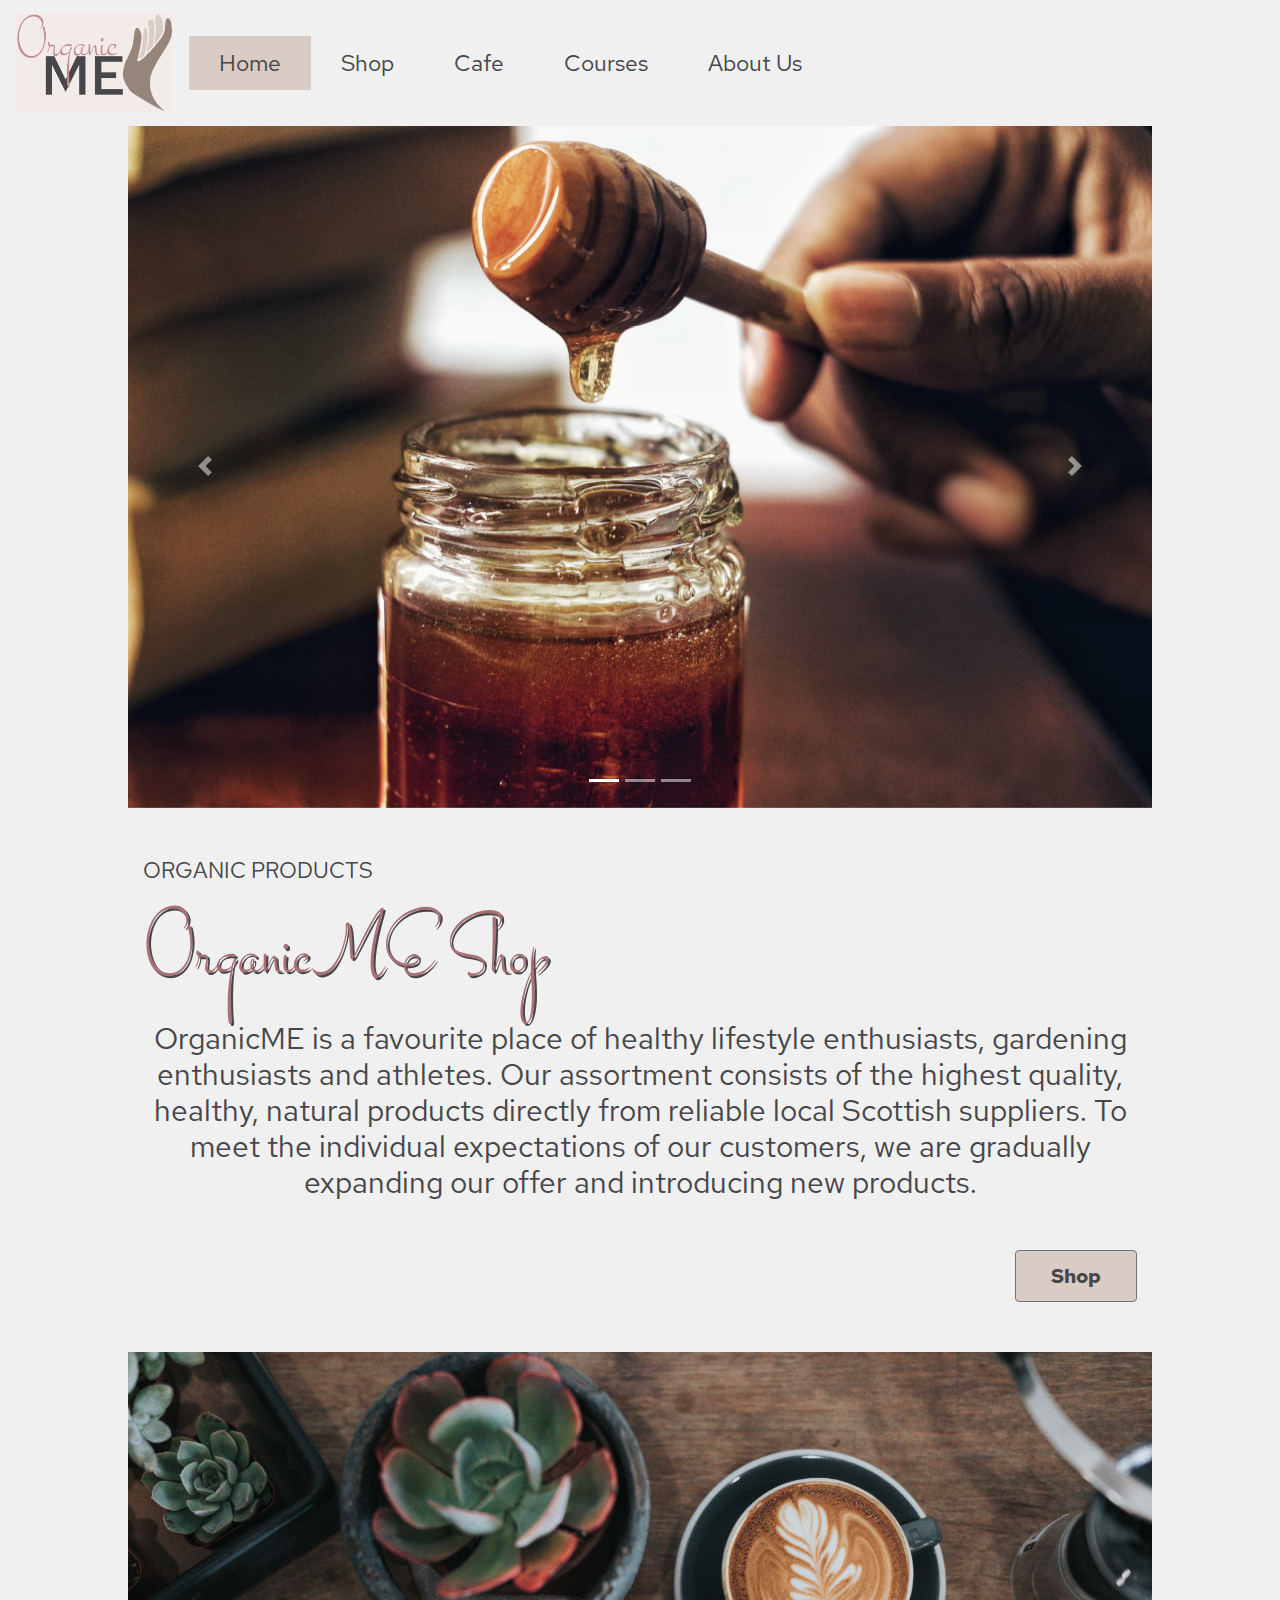
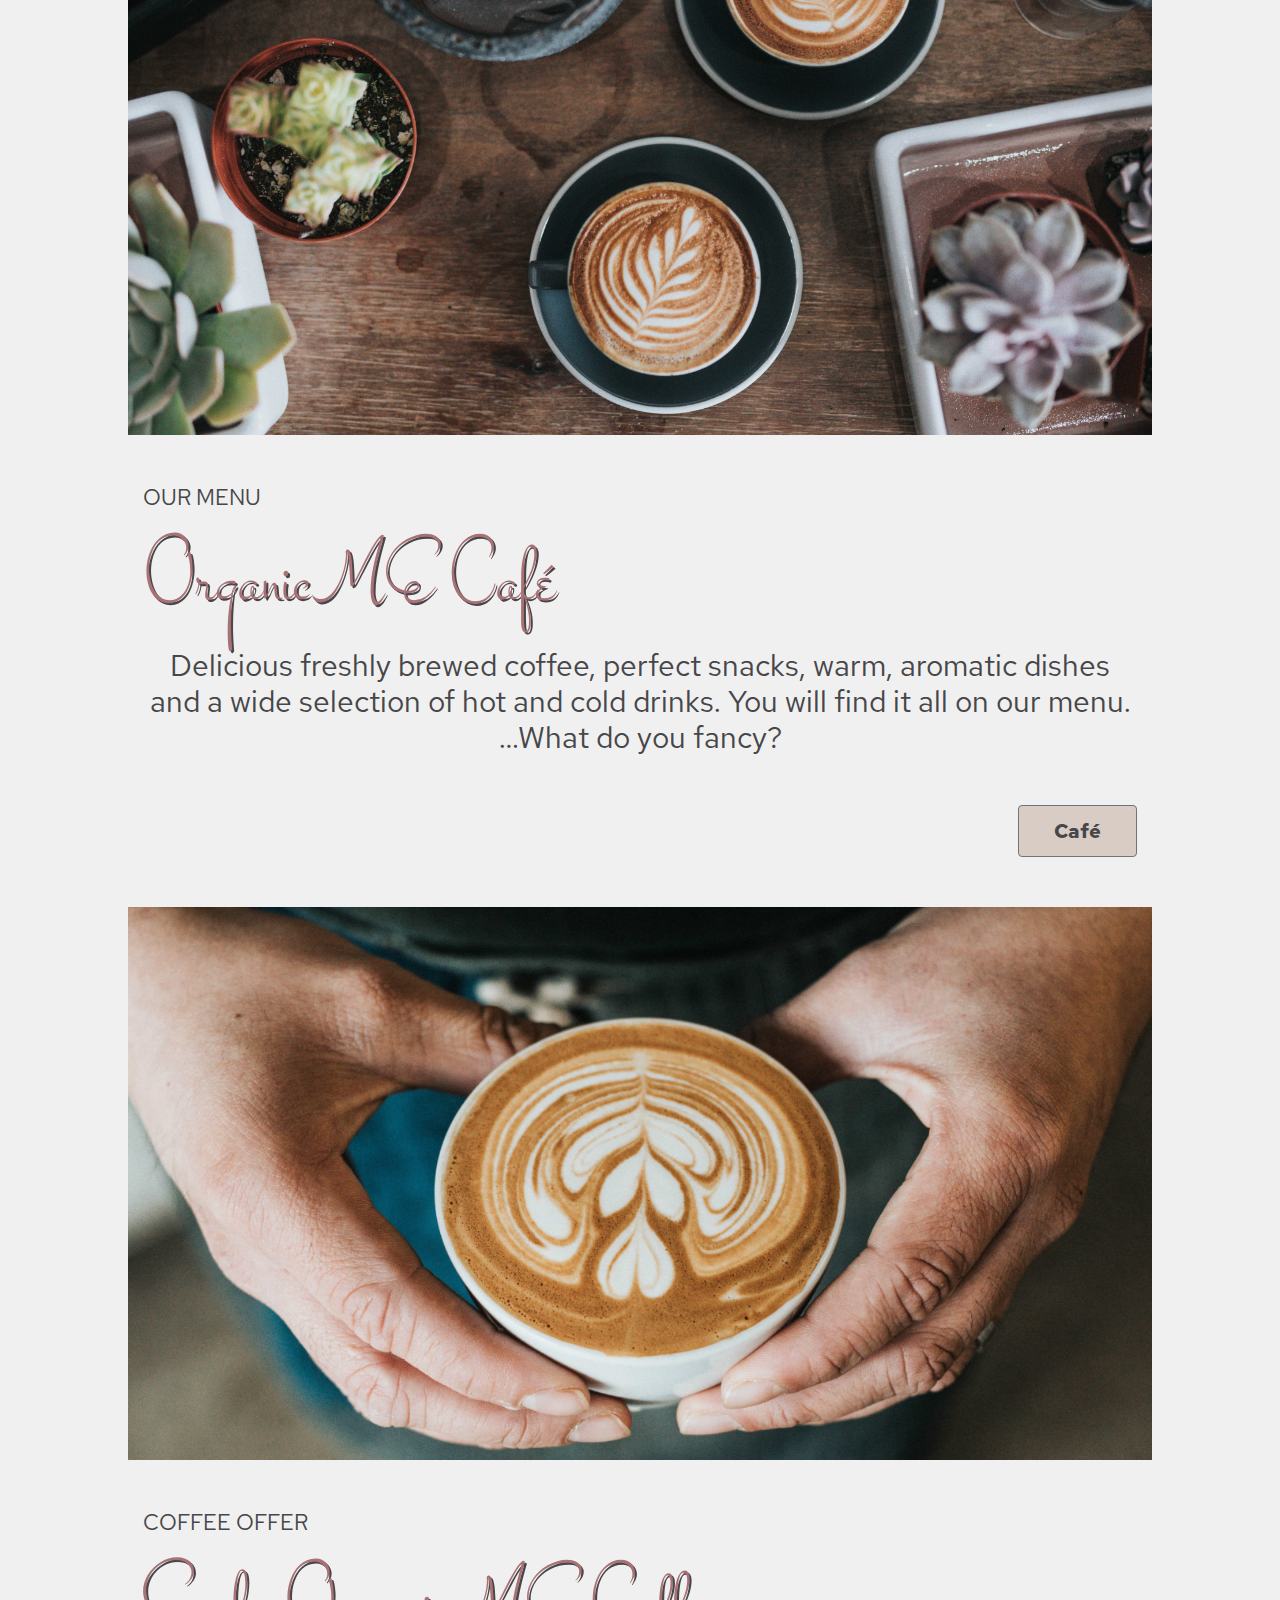
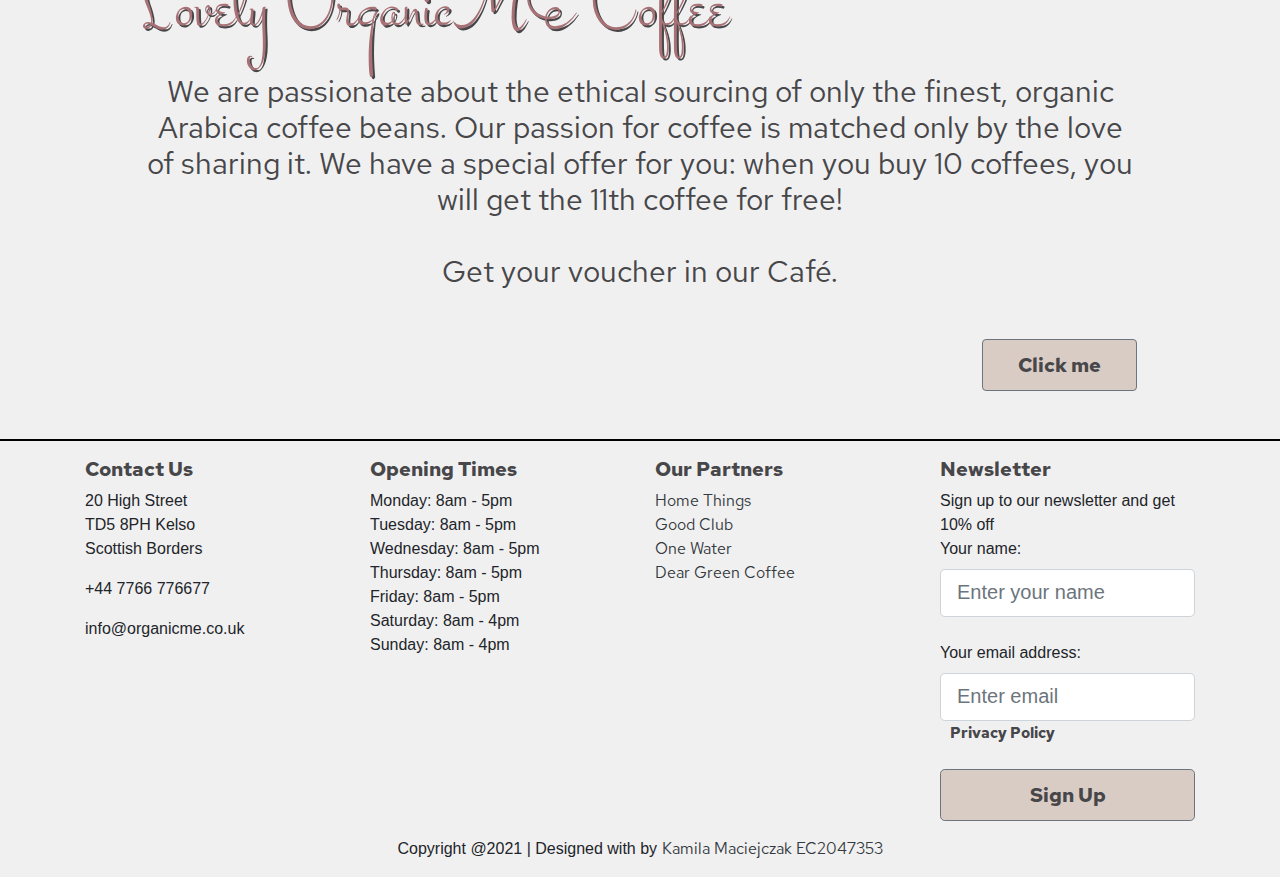
<file: index.html>
<!DOCTYPE html>
<html lang="en">
    
<head>
    <title>Organic ME</title>
    <meta charset="utf-8">
    <meta name="viewport" content="width=device-width, initial-scale=1">
    <link rel="stylesheet" href="https://cdn.jsdelivr.net/npm/bootstrap@4.6.1/dist/css/bootstrap.min.css">
    <script src="https://cdn.jsdelivr.net/npm/jquery@3.5.1/dist/jquery.slim.min.js"></script>
    <script src="https://cdn.jsdelivr.net/npm/popper.js@1.16.1/dist/umd/popper.min.js"></script>
    <script src="https://cdn.jsdelivr.net/npm/bootstrap@4.6.1/dist/js/bootstrap.bundle.min.js"></script>
    <link rel="stylesheet" type="text/css" href="style.css">
    <link rel="stylesheet" href="https://use.fontawesome.com/releases/v5.7.0/css/all.css" integrity="sha384-lZN37f5QGtY3VHgisS14W3ExzMWZxybE1SJSEsQp9S+oqd12jhcu+A56Ebc1zFSJ" crossorigin="anonymous">
    <link rel="preconnect" href="https://fonts.googleapis.com">
    <link rel="preconnect" href="https://fonts.gstatic.com" crossorigin>
    <link href="https://fonts.googleapis.com/css2?family=Stalemate&display=swap" rel="stylesheet">
</head>
    
<body>
    
    <nav id="site-navbar" class="mb-1 navbar navbar-expand-lg navbar-light fixed-top">
        <a class="navbar-brand" href="index.html">
            <img src="logo5.png" height="100" alt="OgranicME Logo">
        </a>
        <button class="navbar-toggler" type="button" data-toggle="collapse" data-target="#navbarcollapsing" aria-controls="navbarcollapsing" aria-expanded="false" aria-label="Toggle navigation">
            <span class="navbar-toggler-icon"></span>
        </button>
        
        <div class="collapse navbar-collapse" id="navbarcollapsing">
            <ul class="navbar-nav mr-auto">
                <li class="nav-item active">
                    <a class="nav-link" href="index.html" alt="Home Button">Home</a>
                </li>
                <li class="nav-item">
                    <a class="nav-link" href="shop.html" alt="Shop Button">Shop</a>
                </li>
                <li class="nav-item">
                    <a class="nav-link" href="cafe.html" alt="Cafe Button">Cafe</a>
                </li>
                <li class="nav-item">
                    <a class="nav-link" href="courses.html" alt="Courses Button">Courses</a>
                </li>
                <li class="nav-item">
                    <a class="nav-link" href="about.html" alt="About Us Button">About Us</a>
                </li>
            </ul>
            <ul class="navbar-nav ml-auto nav-flex-icons">
                <li class="nav-item">
                    <a class="nav-link waves-effect waves-light" target="_blank" rel="noopener noreferrer" href="https://twitter.com/?lang=en" title="Go to our Twitter" alt="Twitter Button">
                        <i class="fab fa-twitter"> </i>
                    </a>
                </li>
                <li class="nav-item">
                    <a class="nav-link waves-effect waves-light" target="_blank" rel="noopener noreferrer" href="https://www.facebook.com/"  title="Go to our Facebook" alt="Facebook Button">
                        <i class="fab fa-facebook"> </i>
                    </a>
                </li>
                <li class="nav-item">
                    <a class="nav-link waves-effect waves-light" target="_blank" rel="noopener noreferrer" href="https://www.instagram.com/"  title="Go to our Instagram" alt="Instagram Button">
                        <i class="fab fa-instagram"> </i>
                    </a>
                </li>
            </ul>
        </div>
    </nav>
    
    <section id="main-content" class="main mx-auto">
        
        <div id="caro" class="carousel slide" data-ride="carousel">
          <ul class="carousel-indicators">
            <li data-target="#caro" data-slide-to="0" class="active"></li>
            <li data-target="#caro" data-slide-to="1"></li>
            <li data-target="#caro" data-slide-to="2"></li>
          </ul>
            
          <div class="carousel-inner">
            <div class="carousel-item active">
              <img class="d-block mx-auto img-fluid" src="honey.jpg" alt="Honey" width="1908" height="756">
            </div>
            <div class="carousel-item">
              <img class="d-block mx-auto img-fluid" src="coconut.jpg" alt="Coconut" width="1908" height="756">
            </div>
            <div class="carousel-item">
              <img class="d-block mx-auto img-fluid" src="jars.jpg" alt="Jars" width="1908" height="756">
            </div>
          </div>
          <a class="carousel-control-prev" href="#caro" data-slide="prev" title="Check out previous photo"alt="Carousel">
            <span class="carousel-control-prev-icon"></span>
          </a>
          <a class="carousel-control-next" href="#caro" data-slide="next" title="Check out next photo" alt="Carousel">
            <span class="carousel-control-next-icon"></span>
          </a>
        </div>

        <div class="container">
            <h3>ORGANIC PRODUCTS</h3>
            <h1>OrganicME Shop</h1>
            <h2>OrganicME is a favourite place of healthy lifestyle enthusiasts, gardening enthusiasts and athletes. Our assortment consists of the highest quality, healthy, natural products directly from reliable local Scottish suppliers. To meet the individual expectations of our customers, we are gradually expanding our offer and introducing new products.</h2>
            <a class="custom-button btn btn-outline-secondary float-right" href="shop.html" role="button" alt="Shop Button">Shop</a>
        </div>

        <img src="doublecoffee.jpg" class="mx-auto d-block img-fluid" alt="Cafe Advert" width="1908" height="756">

        <div class="container">
            <h3>OUR MENU</h3>
            <h1>OrganicME Café</h1>
            <h2>Delicious freshly brewed coffee, perfect snacks, warm, aromatic dishes and a wide selection of hot and cold drinks. You will find it all on our menu.<br>…What do you fancy?</h2>
            <a class="custom-button btn btn-outline-secondary float-right" href="cafe.html" role="button" alt="Cafe Button">Café</a>
        </div>

        <img src="coffeehands.jpg" class="mx-auto d-block img-fluid" alt="Coffee Offer" width="1908" height="756">
        
        <div class="container">
            <h3>COFFEE OFFER</h3>
            <h1>Lovely OrganicME Coffee</h1>
            <h2 class="new-color">We are passionate about the ethical sourcing of only the finest, organic Arabica coffee beans. Our passion for coffee is 
                matched only by the love of sharing it. We have a special offer for you: when you buy 10 coffees, you will get the 11th coffee for free!
                <br><br>Get your voucher in our Café.</h2>
            <button id="custom-button2" class="custom-button2 btn btn-outline-secondary float-right" role="button">Click me</button>
            
            <script>
                document.getElementById("custom-button2").addEventListener("click", function() {
                    document.getElementsByClassName("new-color")[0].style.color = "pink";
                });
            </script>
        </div>
        
    </section>
   
    <hr class="frst">
    
    <footer id="site-ft" class="footer col-lg-12">
        <div class="container bottom_border">
            <div class="row">
                
                <div class="col-sm-3">
                    <h5 class="custom-headin">Contact Us</h5>
                    <div class="address">
                        <p class="ft1">20 High Street<br>TD5 8PH Kelso<br>Scottish Borders</p>
                        <p><i class="fa fa-phone"></i>+44 7766 776677</p>
                        <p><i class="fa fa fa-envelope"></i>info@organicme.co.uk </p>
                   </div>
                </div>

                <div class="col-lg-3">
                    <h5 class="custom-headin">Opening Times</h5>
                    <div class="footer_ul_amrc">
                        <p class="ft1">Monday: 8am - 5pm<br>Tuesday: 8am - 5pm<br>Wednesday: 8am - 5pm<br>Thursday: 8am - 5pm<br>Friday: 8am - 5pm<br>Saturday: 8am - 4pm<br>Sunday: 8am - 4pm</p>
                    </div>
                </div>

                <div class="col-lg-3">
                    <h5 class="custom-headin">Our Partners</h5>
                    <div class="prtnrs">
                        <p>
                            <a class="ft-link text-dark" target="_blank" rel="noopener noreferrer" href="https://gethomethings.com/products/keep-it-clean-kit-pcr?variant=39383441211529&currency=GBP&utm_medium=product_sync&utm_source=google&utm_content=sag_organic&utm_campaign=sag_organic&gclid=Cj0KCQjwqp-LBhDQARIsAO0a6aLexWtOUTHS4ZvQXYOHQwlrkNYwLd_AJP_ZHaRM37jp07cSdjMRcW8aAjK_EALw_wcB" alt="Home Things">Home Things</a>
                            <br>
                            <a class="ft-link text-dark" target="_blank" rel="noopener noreferrer" href="https://www.goodclub.co.uk/shop" alt="Good Club">Good Club</a>
                            <br>
                            <a class="ft-link text-dark" target="_blank" rel="noopener noreferrer" href="https://onewater.org.uk/products/one-water-sparkling/" alt="One Water">One Water</a>
                            <br>
                            <a class="ft-link text-dark" target="_blank" rel="noopener noreferrer" href="https://www.deargreencoffee.com/" alt="Dear Green Coffee">Dear Green Coffee</a></p>
                    </div>
                </div>

                <div class="col-lg-3">
                    <h5 class="custom-headin">Newsletter</h5>
                    <form class="form-group" name="contact" data-netlify="true">
                        <label for="username">Sign up to our newsletter and get 10% off<br>Your name:</label>
                        <input name="username" type="text" class="form-control form-control-lg" placeholder="Enter your name" id="username">
                        <br>
                        <label for="email">Your email address:</label>
                        <input name="email" type="email" class="form-control form-control-lg" placeholder="Enter email" id="email">
                        <a class="policy-link" target="_blank" rel="noopener noreferrer" href="policy.html" alt="Privacy Policy">Privacy Policy</a>
                        <button type="submit" class="custom-button btn btn-outline-secondary btn-lg btn-block my-2 Subscribe mt-4 mb-3">Sign Up</button>
                    </form>
                </div>
            </div>
        </div>
        
        <div class="container">
            <p class="text-center">Copyright @2021 | Designed with by <a class="ft-link text-dark" href="#" alt="Designer Kamila Maciejczak">Kamila Maciejczak EC2047353</a></p>
        </div>
    </footer>
</body>
</html>
</file>
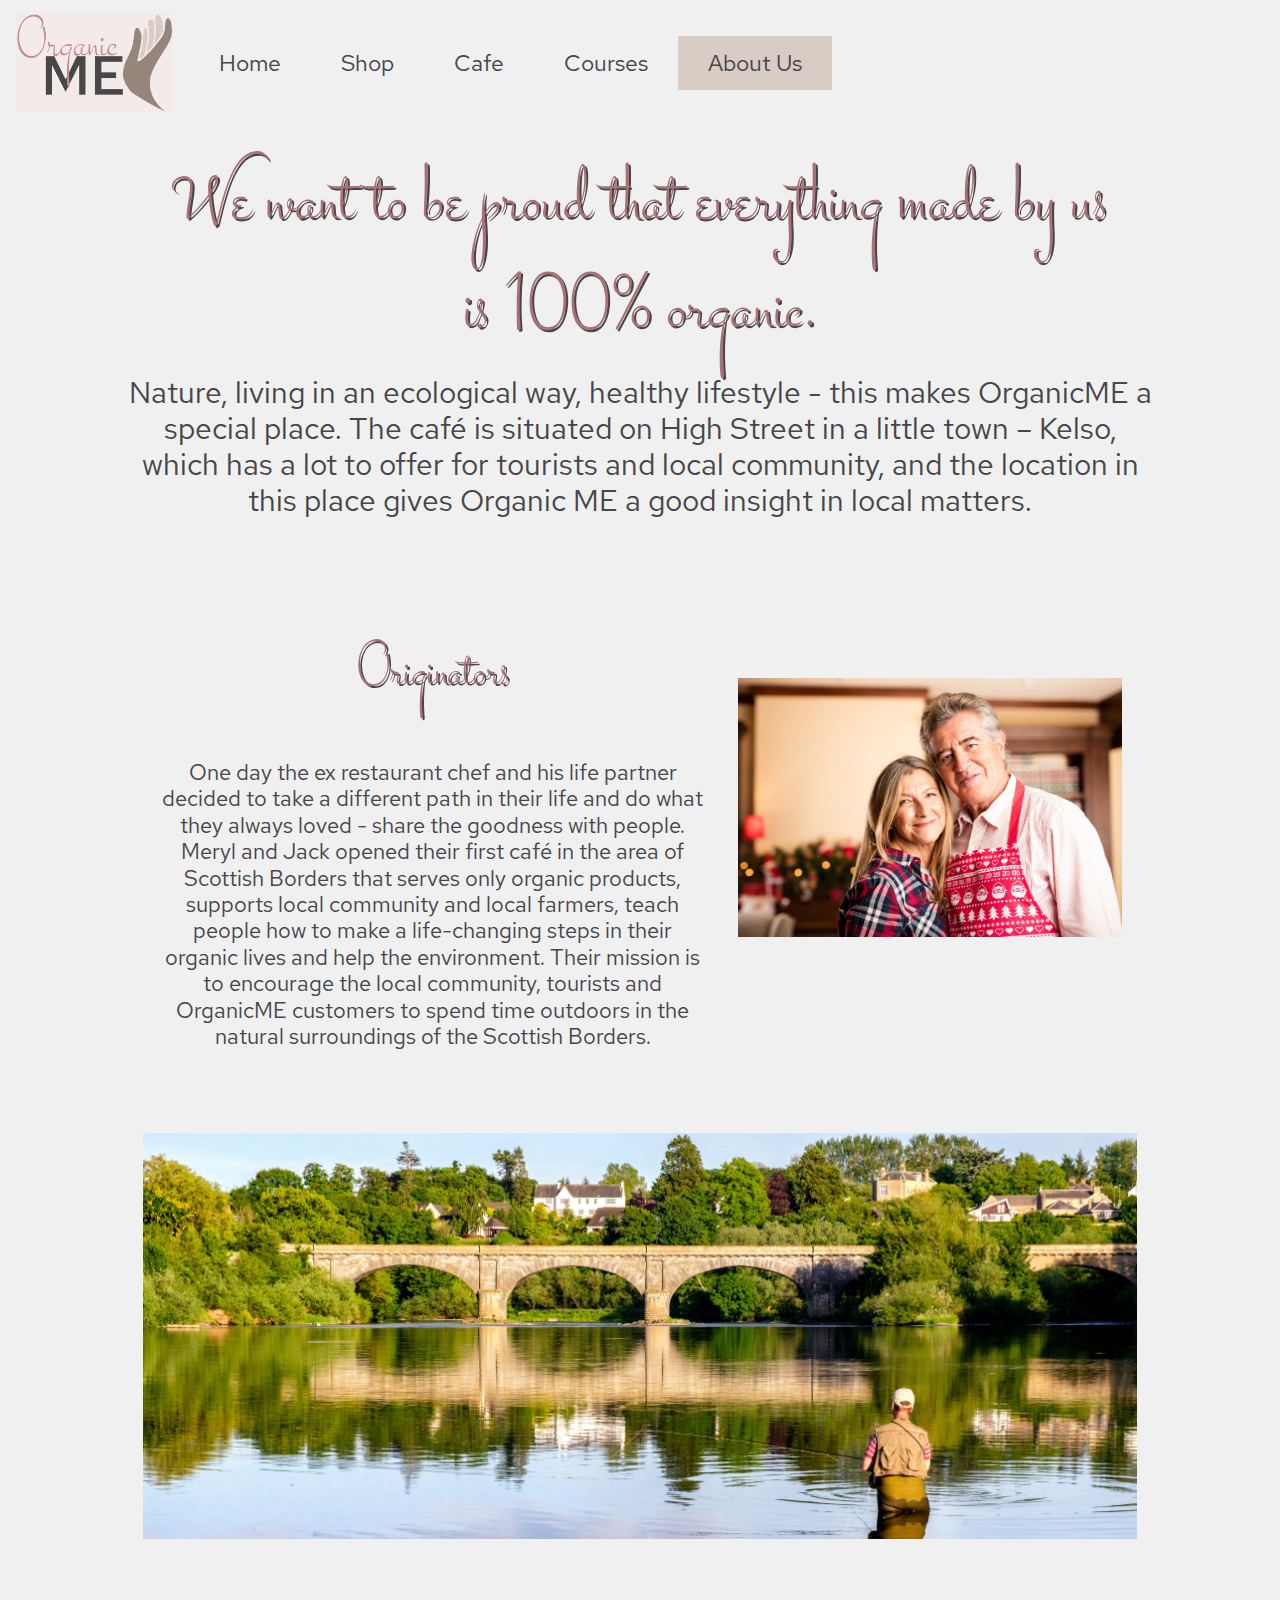
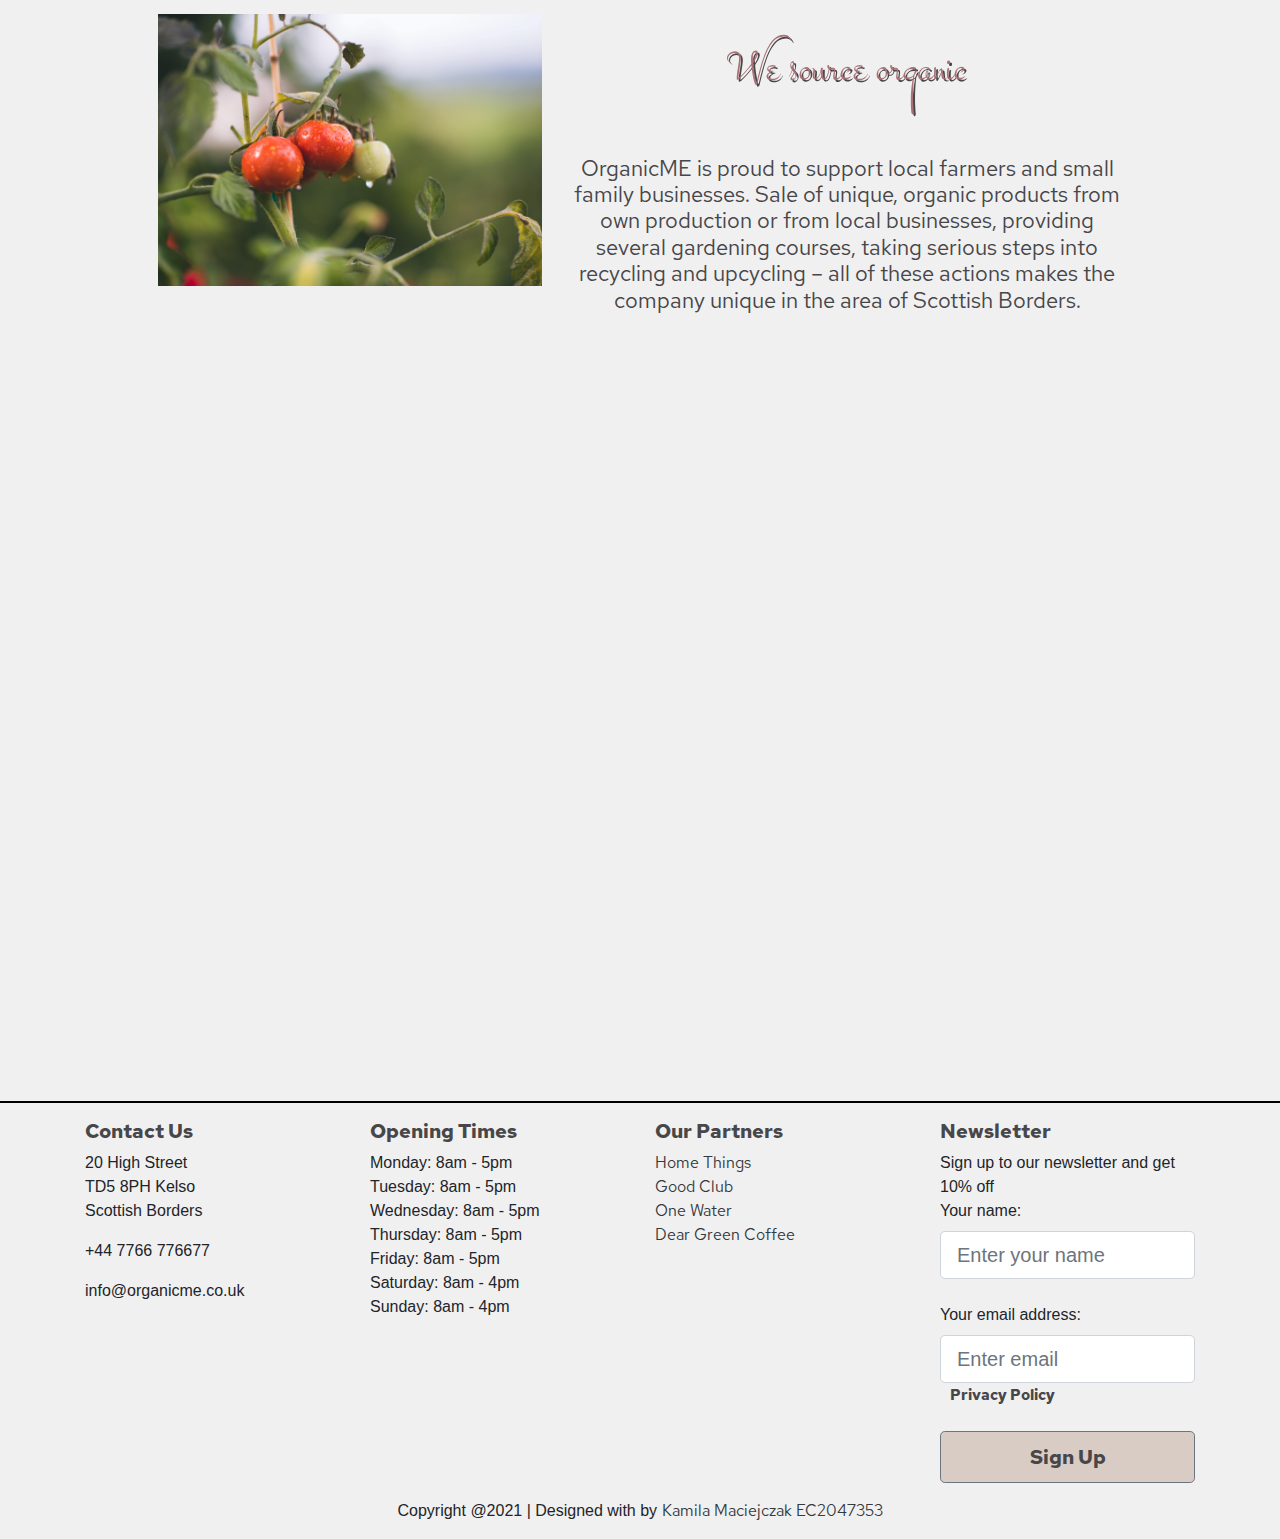
<file: about.html>
<!DOCTYPE html>
<html lang="en">
    
<head>
    <title>Organic ME</title>
    <meta charset="utf-8">
    <meta name="viewport" content="width=device-width, initial-scale=1">
    <link rel="stylesheet" href="https://cdn.jsdelivr.net/npm/bootstrap@4.6.1/dist/css/bootstrap.min.css">
    <script src="https://cdn.jsdelivr.net/npm/jquery@3.5.1/dist/jquery.slim.min.js"></script>
    <script src="https://cdn.jsdelivr.net/npm/popper.js@1.16.1/dist/umd/popper.min.js"></script>
    <script src="https://cdn.jsdelivr.net/npm/bootstrap@4.6.1/dist/js/bootstrap.bundle.min.js"></script>
    <link rel="stylesheet" type="text/css" href="style.css">
    <link rel="stylesheet" href="https://use.fontawesome.com/releases/v5.7.0/css/all.css" integrity="sha384-lZN37f5QGtY3VHgisS14W3ExzMWZxybE1SJSEsQp9S+oqd12jhcu+A56Ebc1zFSJ" crossorigin="anonymous">
    <link rel="preconnect" href="https://fonts.googleapis.com">
    <link rel="preconnect" href="https://fonts.gstatic.com" crossorigin>
    <link href="https://fonts.googleapis.com/css2?family=Stalemate&display=swap" rel="stylesheet">
</head>
    
<body>

    <nav id="site-navbar" class="mb-1 navbar navbar-expand-lg navbar-light fixed-top">
        <a class="navbar-brand" href="index.html">
            <img src="logo5.png" height="100" alt="OgranicME Logo">
        </a>
        <button class="navbar-toggler" type="button" data-toggle="collapse" data-target="#navbarcollapsing" aria-controls="navbarcollapsing" aria-expanded="false" aria-label="Toggle navigation">
            <span class="navbar-toggler-icon"></span>
        </button>
        
        <div class="collapse navbar-collapse" id="navbarcollapsing">
            <ul class="navbar-nav mr-auto">
                <li class="nav-item">
                    <a class="nav-link" href="index.html" alt="Home Button">Home</a>
                </li>
                <li class="nav-item">
                    <a class="nav-link" href="shop.html" alt="Shop Button">Shop</a>
                </li>
                <li class="nav-item">
                    <a class="nav-link" href="cafe.html" alt="Cafe Button">Cafe</a>
                </li>
                <li class="nav-item">
                    <a class="nav-link" href="courses.html" alt="Courses Button">Courses</a>
                </li>
                <li class="nav-item active">
                    <a class="nav-link" href="about.html" alt="About Us Button">About Us</a>
                </li>
            </ul>
            <ul class="navbar-nav ml-auto nav-flex-icons">
                <li class="nav-item">
                    <a class="nav-link waves-effect waves-light" target="_blank" rel="noopener noreferrer" href="https://twitter.com/?lang=en" title="Go to our Twitter" alt="Twitter Button">
                        <i class="fab fa-twitter"> </i>
                    </a>
                </li>
                <li class="nav-item">
                    <a class="nav-link waves-effect waves-light" target="_blank" rel="noopener noreferrer" href="https://www.facebook.com/"  title="Go to our Facebook" alt="Facebook Button">
                        <i class="fab fa-facebook"> </i>
                    </a>
                </li>
                <li class="nav-item">
                    <a class="nav-link waves-effect waves-light" target="_blank" rel="noopener noreferrer" href="https://www.instagram.com/"  title="Go to our Instagram" alt="Instagram Button">
                        <i class="fab fa-instagram"> </i>
                    </a>
                </li>
            </ul>
        </div>
    </nav>
    
    <section class="main mx-auto">
        
        <div id="hdr-content">
            <h1>We want to be proud that everything made by us<br>is 100% organic.</h1>
            <h2>Nature, living in an ecological way, healthy lifestyle - this makes OrganicME a special place. The café is situated on High Street in a little town – Kelso, which has a lot to offer for tourists and local community, and the location in this place gives Organic ME a good insight in local matters.</h2>
        </div>
        
        <div class="col-lg-12">
            <div class="about-us col-lg-7">
                <h4>Originators</h4>
                <h3>One day the ex restaurant chef and his life partner decided to take a different path in their life and do what they always loved - share the goodness with people. Meryl and Jack opened their first café in the area of Scottish Borders that serves only organic products, supports local community and local farmers, teach people how to make a life-changing steps in their organic lives and help the environment. Their mission is to encourage the local community, tourists and OrganicME customers to spend time outdoors in the natural surroundings of the Scottish Borders. </h3>
            </div>
            <div class="about-us-pht col-lg-5">
                <img src="owners.jpg" class="img-fluid" alt="OrganicME owners">
            </div>
        </div>
        
        <div style="clear:both"></div>
        
        <img src="fishing.jpg" class="col-lg-12 img-fluid" alt="Fisherman in Kelso">
        
        <div id="btm-content" class="col-lg-12">
            <div class="place-pht col-lg-5">
                <img src="tomatoes.jpg" class="img-fluid" alt="Organic Tomatoes">
            </div>
            <div class="place col-lg-7">
                <h4>We source organic</h4>
                <h3>OrganicME is proud to support local farmers and small family businesses. Sale of unique, organic products from own production or from local businesses, providing several gardening courses, taking serious steps into recycling and upcycling – all of these actions makes the company unique in the area of Scottish Borders.</h3>
            </div>
        </div>
        
        <div style="clear:both"></div>
        
        <div class="mapouter col-lg-12">
            <div class="map-responsive col-lg-12">
                <iframe src="https://www.google.com/maps/embed?pb=!1m18!1m12!1m3!1d90694.14135862113!2d-2.600707921944473!3d55.68030135727333!2m3!1f0!2f0!3f0!3m2!1i1024!2i768!4f13.1!3m3!1m2!1s0x48876e2097f125ef%3A0x2945ee58bc92685b!2s20%20E%20High%20St%2C%20Greenlaw%2C%20Duns%20TD10%206UF!5e0!3m2!1sen!2suk!4v1643631047502!5m2!1sen!2suk" width="1200" height="450" style="border:0;" title="Google Maps"allowfullscreen="" loading="lazy"></iframe>
            </div>
        </div>
        
    </section>
    
    <hr class="frst">
    
    <footer id="site-ft" class="footer col-lg-12">
        <div class="container bottom_border">
            <div class="row">
                
                <div class="col-sm-3">
                    <h5 class="custom-headin">Contact Us</h5>
                    <div class="address">
                        <p class="ft1">20 High Street<br>TD5 8PH Kelso<br>Scottish Borders</p>
                        <p><i class="fa fa-phone"></i>+44 7766 776677</p>
                        <p><i class="fa fa fa-envelope"></i>info@organicme.co.uk </p>
                   </div>
                </div>

                <div class="col-lg-3">
                    <h5 class="custom-headin">Opening Times</h5>
                    <div class="footer_ul_amrc">
                        <p class="ft1">Monday: 8am - 5pm<br>Tuesday: 8am - 5pm<br>Wednesday: 8am - 5pm<br>Thursday: 8am - 5pm<br>Friday: 8am - 5pm<br>Saturday: 8am - 4pm<br>Sunday: 8am - 4pm</p>
                    </div>
                </div>

                <div class="col-lg-3">
                    <h5 class="custom-headin">Our Partners</h5>
                    <div class="prtnrs">
                        <p>
                            <a class="ft-link text-dark" target="_blank" rel="noopener noreferrer" href="https://gethomethings.com/products/keep-it-clean-kit-pcr?variant=39383441211529&currency=GBP&utm_medium=product_sync&utm_source=google&utm_content=sag_organic&utm_campaign=sag_organic&gclid=Cj0KCQjwqp-LBhDQARIsAO0a6aLexWtOUTHS4ZvQXYOHQwlrkNYwLd_AJP_ZHaRM37jp07cSdjMRcW8aAjK_EALw_wcB" alt="Home Things">Home Things</a>
                            <br>
                            <a class="ft-link text-dark" target="_blank" rel="noopener noreferrer" href="https://www.goodclub.co.uk/shop" alt="Good Club">Good Club</a>
                            <br>
                            <a class="ft-link text-dark" target="_blank" rel="noopener noreferrer" href="https://onewater.org.uk/products/one-water-sparkling/" alt="One Water">One Water</a>
                            <br>
                            <a class="ft-link text-dark" target="_blank" rel="noopener noreferrer" href="https://www.deargreencoffee.com/" alt="Dear Green Coffee">Dear Green Coffee</a></p>
                    </div>
                </div>

                <div class="col-lg-3">
                    <h5 class="custom-headin">Newsletter</h5>
                    <form class="form-group" name="contact" data-netlify="true">
                        <label for="username">Sign up to our newsletter and get 10% off<br>Your name:</label>
                        <input name="username" type="text" class="form-control form-control-lg" placeholder="Enter your name" id="username">
                        <br>
                        <label for="email">Your email address:</label>
                        <input name="email" type="email" class="form-control form-control-lg" placeholder="Enter email" id="email">
                        <a class="policy-link" target="_blank" rel="noopener noreferrer" href="policy.html" alt="Privacy Policy">Privacy Policy</a>
                        <button type="submit" class="custom-button btn btn-outline-secondary btn-lg btn-block my-2 Subscribe mt-4 mb-3">Sign Up</button>
                    </form>
                </div>
            </div>
        </div>
        
        <div class="container">
            <p class="text-center">Copyright @2021 | Designed with by <a class="ft-link text-dark" href="#" alt="Designer Kamila Maciejczak">Kamila Maciejczak EC2047353</a></p>
        </div>
    </footer>
    
</body>
</html>
</file>
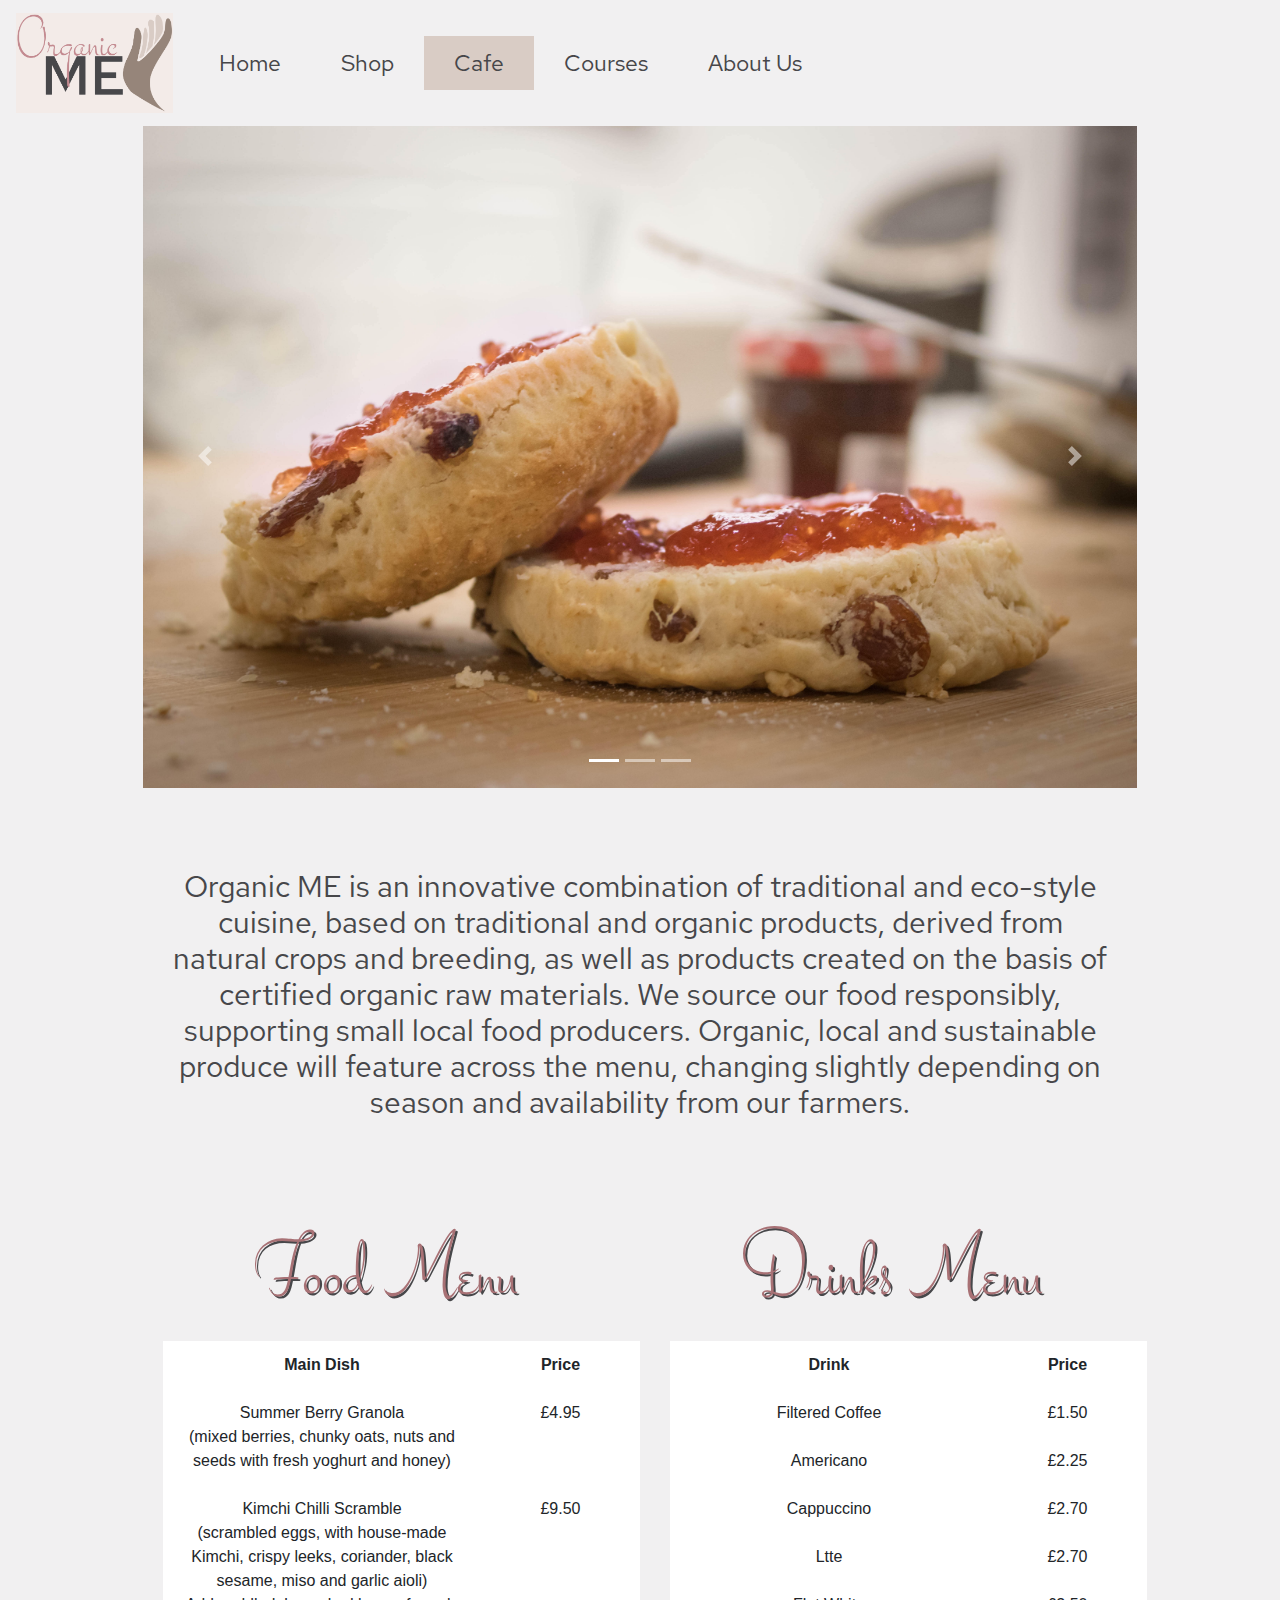
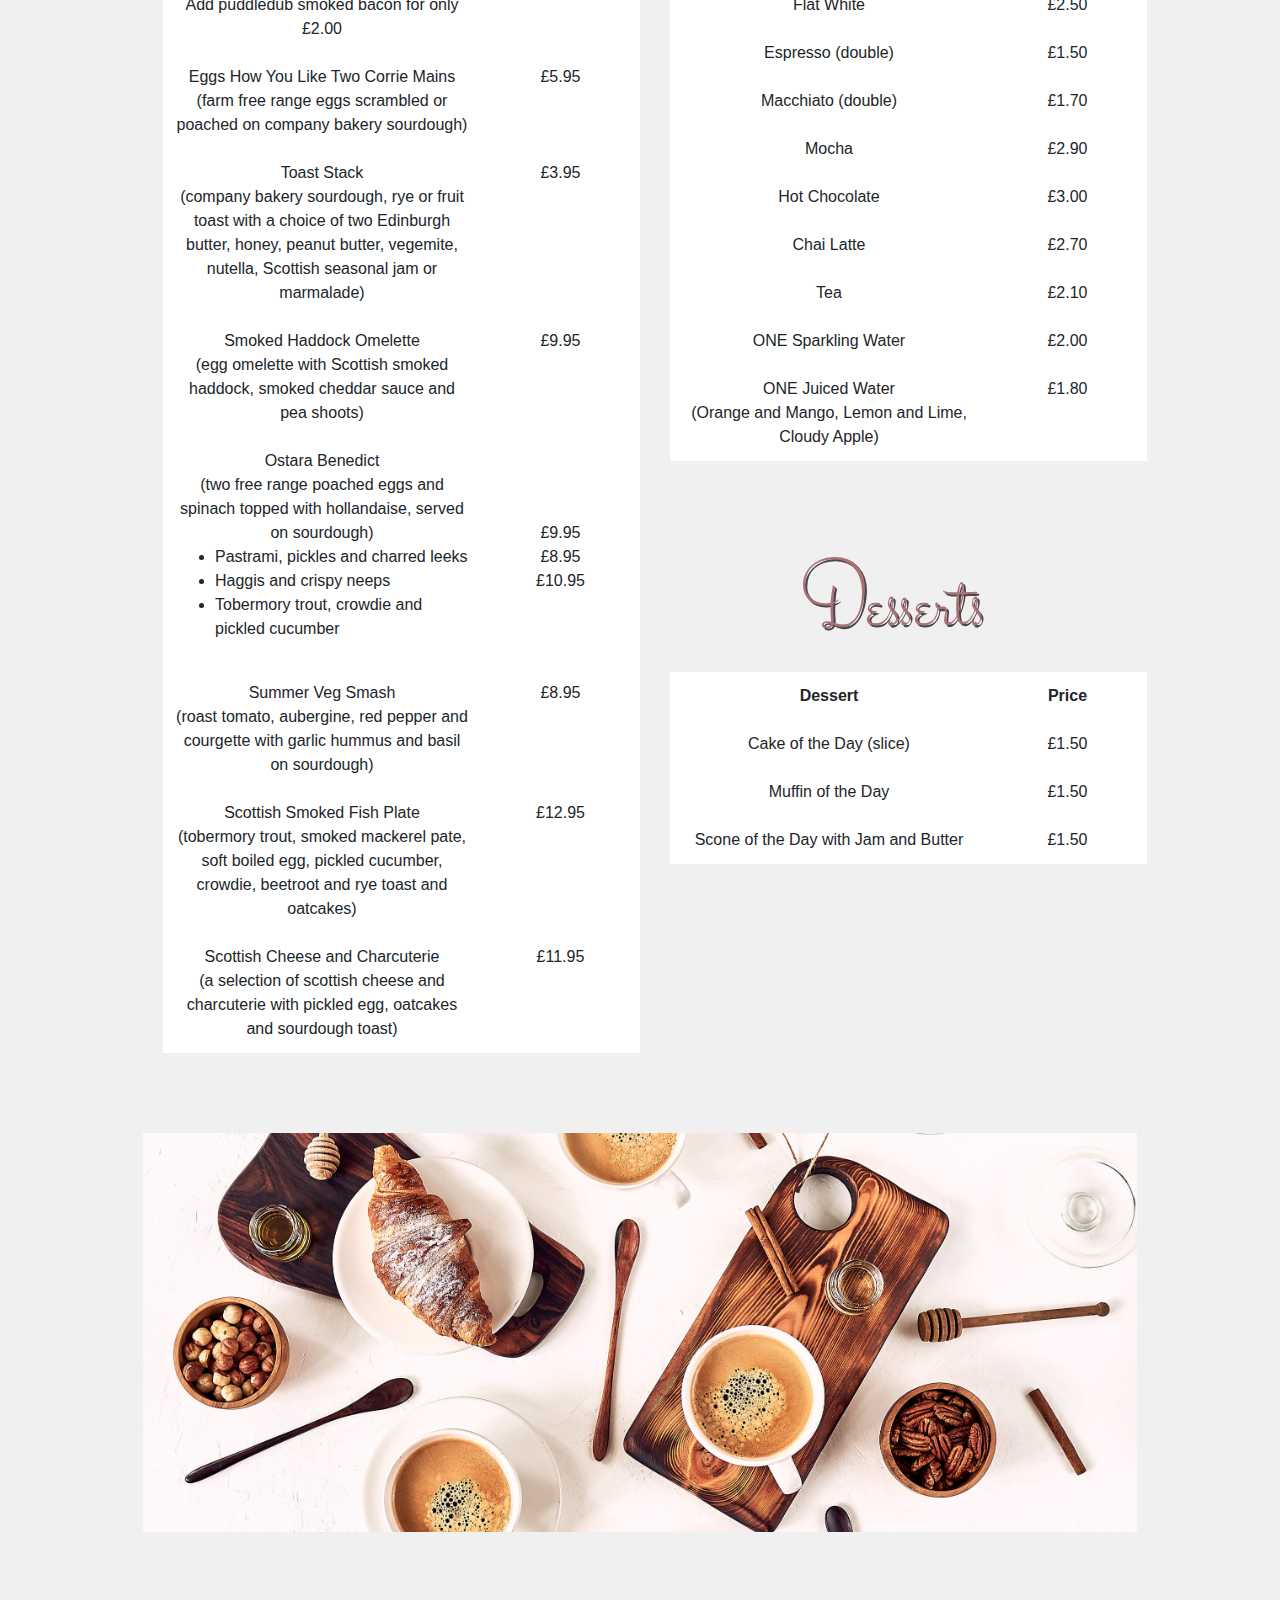
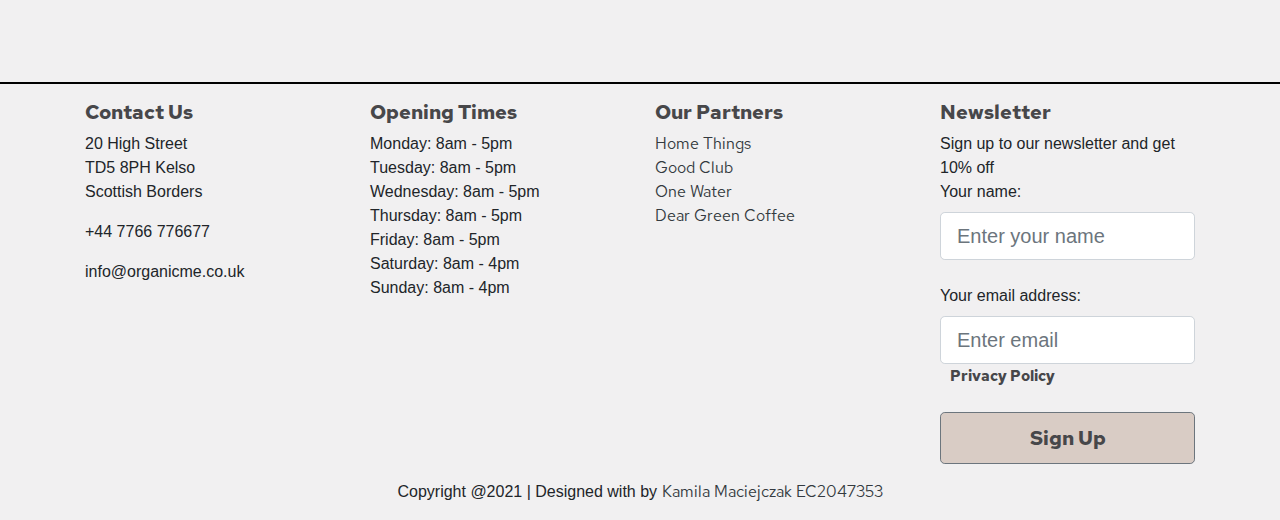
<file: cafe.html>
<!DOCTYPE html>
<html lang="en">
    
<head>
    <title>Organic ME</title>
    <meta charset="utf-8">
    <meta name="viewport" content="width=device-width, initial-scale=1">
    <link rel="stylesheet" href="https://cdn.jsdelivr.net/npm/bootstrap@4.6.1/dist/css/bootstrap.min.css">
    <script src="https://cdn.jsdelivr.net/npm/jquery@3.5.1/dist/jquery.slim.min.js"></script>
    <script src="https://cdn.jsdelivr.net/npm/popper.js@1.16.1/dist/umd/popper.min.js"></script>
    <script src="https://cdn.jsdelivr.net/npm/bootstrap@4.6.1/dist/js/bootstrap.bundle.min.js"></script>
    <link rel="stylesheet" type="text/css" href="style.css">
    <link rel="stylesheet" href="https://use.fontawesome.com/releases/v5.7.0/css/all.css" integrity="sha384-lZN37f5QGtY3VHgisS14W3ExzMWZxybE1SJSEsQp9S+oqd12jhcu+A56Ebc1zFSJ" crossorigin="anonymous">
    <link rel="preconnect" href="https://fonts.googleapis.com">
    <link rel="preconnect" href="https://fonts.gstatic.com" crossorigin>
    <link href="https://fonts.googleapis.com/css2?family=Stalemate&display=swap" rel="stylesheet">
</head>
    
<body>

    <nav id="site-navbar" class="mb-1 navbar navbar-expand-lg navbar-light fixed-top">
        <a class="navbar-brand" href="index.html">
            <img src="logo5.png" height="100" alt="OgranicME Logo">
        </a>
        <button class="navbar-toggler" type="button" data-toggle="collapse" data-target="#navbarcollapsing" aria-controls="navbarcollapsing" aria-expanded="false" aria-label="Toggle navigation">
            <span class="navbar-toggler-icon"></span>
        </button>
        
        <div class="collapse navbar-collapse" id="navbarcollapsing">
            <ul class="navbar-nav mr-auto">
                <li class="nav-item">
                    <a class="nav-link" href="index.html" alt="Home Button">Home</a>
                </li>
                <li class="nav-item">
                    <a class="nav-link" href="shop.html" alt="Shop Button">Shop</a>
                </li>
                <li class="nav-item">
                    <a class="nav-link active" href="cafe.html" alt="Cafe Button">Cafe</a>
                </li>
                <li class="nav-item">
                    <a class="nav-link" href="courses.html" alt="Courses Button">Courses</a>
                </li>
                <li class="nav-item">
                    <a class="nav-link" href="about.html" alt="About Us Button">About Us</a>
                </li>
            </ul>
            <ul class="navbar-nav ml-auto nav-flex-icons">
                <li class="nav-item">
                    <a class="nav-link waves-effect waves-light" target="_blank" rel="noopener noreferrer" href="https://twitter.com/?lang=en" title="Go to our Twitter" alt="Twitter Button">
                        <i class="fab fa-twitter"> </i>
                    </a>
                </li>
                <li class="nav-item">
                    <a class="nav-link waves-effect waves-light" target="_blank" rel="noopener noreferrer" href="https://www.facebook.com/"  title="Go to our Facebook" alt="Facebook Button">
                        <i class="fab fa-facebook"> </i>
                    </a>
                </li>
                <li class="nav-item">
                    <a class="nav-link waves-effect waves-light" target="_blank" rel="noopener noreferrer" href="https://www.instagram.com/"  title="Go to our Instagram" alt="Instagram Button">
                        <i class="fab fa-instagram"> </i>
                    </a>
                </li>
            </ul>
        </div>
    </nav>
    
    <section class="main mx-auto">
        
        <div id="caro" class="carousel slide col-lg-12" data-ride="carousel">
          <ul class="carousel-indicators">
            <li data-target="#caro" data-slide-to="0" class="active"></li>
            <li data-target="#caro" data-slide-to="1"></li>
            <li data-target="#caro" data-slide-to="2"></li>
          </ul>
            
          <div class="carousel-inner">
            <div class="carousel-item active">
              <img class="d-block mx-auto img-fluid" src="scones.jpg" alt="Scones">
            </div>
            <div class="carousel-item">
              <img class="d-block mx-auto img-fluid" src="breakfast.jpg" alt="Cafe Breakfast">
            </div>
            <div class="carousel-item">
              <img class="d-block mx-auto img-fluid" src="coffeemaker.jpg" alt="Organic Coffee">
            </div>
          </div>
          <a class="carousel-control-prev" href="#caro" data-slide="prev" title="Check out previous photo"alt="Carousel">
            <span class="carousel-control-prev-icon"></span>
          </a>
          <a class="carousel-control-next" href="#caro" data-slide="next" title="Check out next photo" alt="Carousel">
            <span class="carousel-control-next-icon"></span>
          </a>
        </div>
            
        <div id="menu-desc">
            <div id="cafe-desc" class="col-lg-12">
                <h2>Organic ME is an innovative combination of traditional and eco-style cuisine, based on traditional and organic products, derived from natural crops and breeding, as well as products created on the basis of certified organic raw materials. We source our food responsibly, supporting small local food producers. Organic, local and sustainable produce will feature across the menu, changing slightly depending on season and availability from our farmers.</h2>
            </div>
        </div>
            
        <div id="menu-container" class="col-lg-12">
            <div class="menu-side table-responsive table-borderless col-lg-6">
                <h1 class="menu-head">Food Menu</h1>
                <table class="mmenu2 table">
                    <thead>
                        <tr>
                            <th class="col-lg-4">Main Dish</th>
                            <th class="col-lg-2">Price</th>
                        </tr>
                    </thead>
                    <tbody>
                        <tr>
                            <td>Summer Berry Granola<br>(mixed berries, chunky oats, nuts and seeds with fresh yoghurt and honey)</td>
                            <td>£4.95</td>
                        </tr>
                        <tr>
                            <td>Kimchi Chilli Scramble<br>(scrambled eggs, with house-made Kimchi, crispy leeks, coriander, black sesame, miso and garlic aioli)<br>Add puddledub smoked bacon for only £2.00</td>
                            <td>£9.50</td>
                        </tr>
                        <tr>
                            <td>Eggs How You Like Two Corrie Mains<br>(farm free range eggs scrambled or poached on company bakery sourdough)</td>
                            <td>£5.95</td>
                        </tr>
                        <tr>
                            <td>Toast Stack<br>(company bakery sourdough, rye or fruit toast with a choice of two Edinburgh butter, honey, peanut butter, vegemite, nutella, Scottish seasonal jam or marmalade)</td>
                            <td>£3.95</td>
                        </tr>
                        <tr>
                            <td>Smoked Haddock Omelette<br>(egg omelette with Scottish smoked haddock, smoked cheddar sauce and pea shoots)</td>
                            <td>£9.95</td>
                        </tr>
                        <tr>
                            <td>Ostara Benedict<br>(two free range poached eggs and spinach topped with hollandaise, served on sourdough)
                                <ul id="menulist">
                                    <li>Pastrami, pickles and charred leeks</li>
                                    <li>Haggis and crispy neeps</li>
                                    <li>Tobermory trout, crowdie and pickled cucumber</li>
                                </ul>
                            </td>
                            <td><br><br><br>£9.95<br>£8.95<br>£10.95</td>
                        </tr>
                        <tr>
                            <td>Summer Veg Smash<br>(roast tomato, aubergine, red pepper and courgette with garlic hummus and basil on sourdough)</td>
                            <td>£8.95</td>
                        </tr>
                        <tr>
                            <td>Scottish Smoked Fish Plate<br>(tobermory trout, smoked mackerel pate, soft boiled egg, pickled cucumber, crowdie, beetroot and rye toast and oatcakes)</td>
                            <td>£12.95</td>
                        </tr>
                        <tr>
                            <td>Scottish Cheese and Charcuterie<br>(a selection of scottish cheese and charcuterie with pickled egg, oatcakes and sourdough toast)</td>
                            <td>£11.95</td>
                        </tr>
                    </tbody>
                </table>  
            </div>
            <div class="menu-side table-responsive table-borderless col-lg-6">
                <h1 class="menu-head">Drinks Menu</h1>
                <table class="mmenu2 table">
                    <thead>
                        <tr>
                            <th class="col-lg-4">Drink</th>
                            <th class="col-lg-2">Price</th>
                        </tr>
                    </thead>
                    <tbody>
                        <tr>
                            <td>Filtered Coffee</td>
                            <td>£1.50</td>
                        </tr>
                        <tr>
                            <td>Americano</td>
                            <td>£2.25</td>
                        </tr>
                        <tr>
                            <td>Cappuccino</td>
                            <td>£2.70</td>
                        </tr>
                        <tr>
                            <td>Ltte</td>
                            <td>£2.70</td>
                        </tr>
                        <tr>
                            <td>Flat White</td>
                            <td>£2.50</td>
                        </tr>
                        <tr>
                            <td>Espresso (double)</td>
                            <td>£1.50</td>
                        </tr>
                        <tr>
                            <td>Macchiato (double)</td>
                            <td>£1.70</td>
                        </tr>
                        <tr>
                            <td>Mocha</td>
                            <td>£2.90</td>
                        </tr>
                        <tr>
                            <td>Hot Chocolate</td>
                            <td>£3.00</td>
                        </tr>
                        <tr>
                            <td>Chai Latte</td>
                            <td>£2.70</td>
                        </tr>
                        <tr>
                            <td>Tea</td>
                            <td>£2.10</td>
                        </tr>
                        <tr>
                            <td>ONE Sparkling Water</td>
                            <td>£2.00</td>
                        </tr>
                        <tr>
                            <td>ONE Juiced Water<br>(Orange and Mango, Lemon and Lime, Cloudy Apple)</td>
                            <td>£1.80</td>
                        </tr>
                        
                    </tbody>
                </table>  
            </div>
            <div class="menu-side table-responsive table-borderless col-lg-6">
                <h1 class="menu-head">Desserts</h1>
                <table class="mmenu2 table">
                    <thead>
                        <tr>
                            <th class="col-lg-4">Dessert</th>
                            <th class="col-lg-2">Price</th>
                        </tr>
                    </thead>
                    <tbody>
                        <tr>
                            <td>Cake of the Day (slice)</td>
                            <td>£1.50</td>
                        </tr>
                        <tr>
                            <td>Muffin of the Day</td>
                            <td>£1.50</td>
                        </tr>
                        <tr>
                            <td>Scone of the Day with Jam and Butter</td>
                            <td>£1.50</td>
                        </tr>
                    </tbody>
                </table>  
            </div>
            <div style="clear:both"></div>
        </div>
            
        <div class="col-lg-12">
            <img src="panoramiccoffee.jpeg" class="img-fluid" alt="Organic Coffee">
        </div>
    </section>
    
    <hr class="frst">
    
    <footer id="site-ft" class="footer col-lg-12">
        <div class="container bottom_border">
            <div class="row">
                
                <div class="col-sm-3">
                    <h5 class="custom-headin">Contact Us</h5>
                    <div class="address">
                        <p class="ft1">20 High Street<br>TD5 8PH Kelso<br>Scottish Borders</p>
                        <p><i class="fa fa-phone"></i>+44 7766 776677</p>
                        <p><i class="fa fa fa-envelope"></i>info@organicme.co.uk </p>
                   </div>
                </div>

                <div class="col-lg-3">
                    <h5 class="custom-headin">Opening Times</h5>
                    <div class="footer_ul_amrc">
                        <p class="ft1">Monday: 8am - 5pm<br>Tuesday: 8am - 5pm<br>Wednesday: 8am - 5pm<br>Thursday: 8am - 5pm<br>Friday: 8am - 5pm<br>Saturday: 8am - 4pm<br>Sunday: 8am - 4pm</p>
                    </div>
                </div>

                <div class="col-lg-3">
                    <h5 class="custom-headin">Our Partners</h5>
                    <div class="prtnrs">
                        <p>
                            <a class="ft-link text-dark" target="_blank" rel="noopener noreferrer" href="https://gethomethings.com/products/keep-it-clean-kit-pcr?variant=39383441211529&currency=GBP&utm_medium=product_sync&utm_source=google&utm_content=sag_organic&utm_campaign=sag_organic&gclid=Cj0KCQjwqp-LBhDQARIsAO0a6aLexWtOUTHS4ZvQXYOHQwlrkNYwLd_AJP_ZHaRM37jp07cSdjMRcW8aAjK_EALw_wcB" alt="Home Things">Home Things</a>
                            <br>
                            <a class="ft-link text-dark" target="_blank" rel="noopener noreferrer" href="https://www.goodclub.co.uk/shop" alt="Good Club">Good Club</a>
                            <br>
                            <a class="ft-link text-dark" target="_blank" rel="noopener noreferrer" href="https://onewater.org.uk/products/one-water-sparkling/" alt="One Water">One Water</a>
                            <br>
                            <a class="ft-link text-dark" target="_blank" rel="noopener noreferrer" href="https://www.deargreencoffee.com/" alt="Dear Green Coffee">Dear Green Coffee</a></p>
                    </div>
                </div>

                <div class="col-lg-3">
                    <h5 class="custom-headin">Newsletter</h5>
                    <form class="form-group" name="contact" data-netlify="true">
                        <label for="username">Sign up to our newsletter and get 10% off<br>Your name:</label>
                        <input name="username" type="text" class="form-control form-control-lg" placeholder="Enter your name" id="username">
                        <br>
                        <label for="email">Your email address:</label>
                        <input name="email" type="email" class="form-control form-control-lg" placeholder="Enter email" id="email">
                        <a class="policy-link" target="_blank" rel="noopener noreferrer" href="policy.html" alt="Privacy Policy">Privacy Policy</a>
                        <button type="submit" class="custom-button btn btn-outline-secondary btn-lg btn-block my-2 Subscribe mt-4 mb-3">Sign Up</button>
                    </form>
                </div>
            </div>
        </div>
        
        <div class="container">
            <p class="text-center">Copyright @2021 | Designed with by <a class="ft-link text-dark" href="#" alt="Designer Kamila Maciejczak">Kamila Maciejczak EC2047353</a></p>
        </div>
    </footer>
    
</body>
</html>
</file>
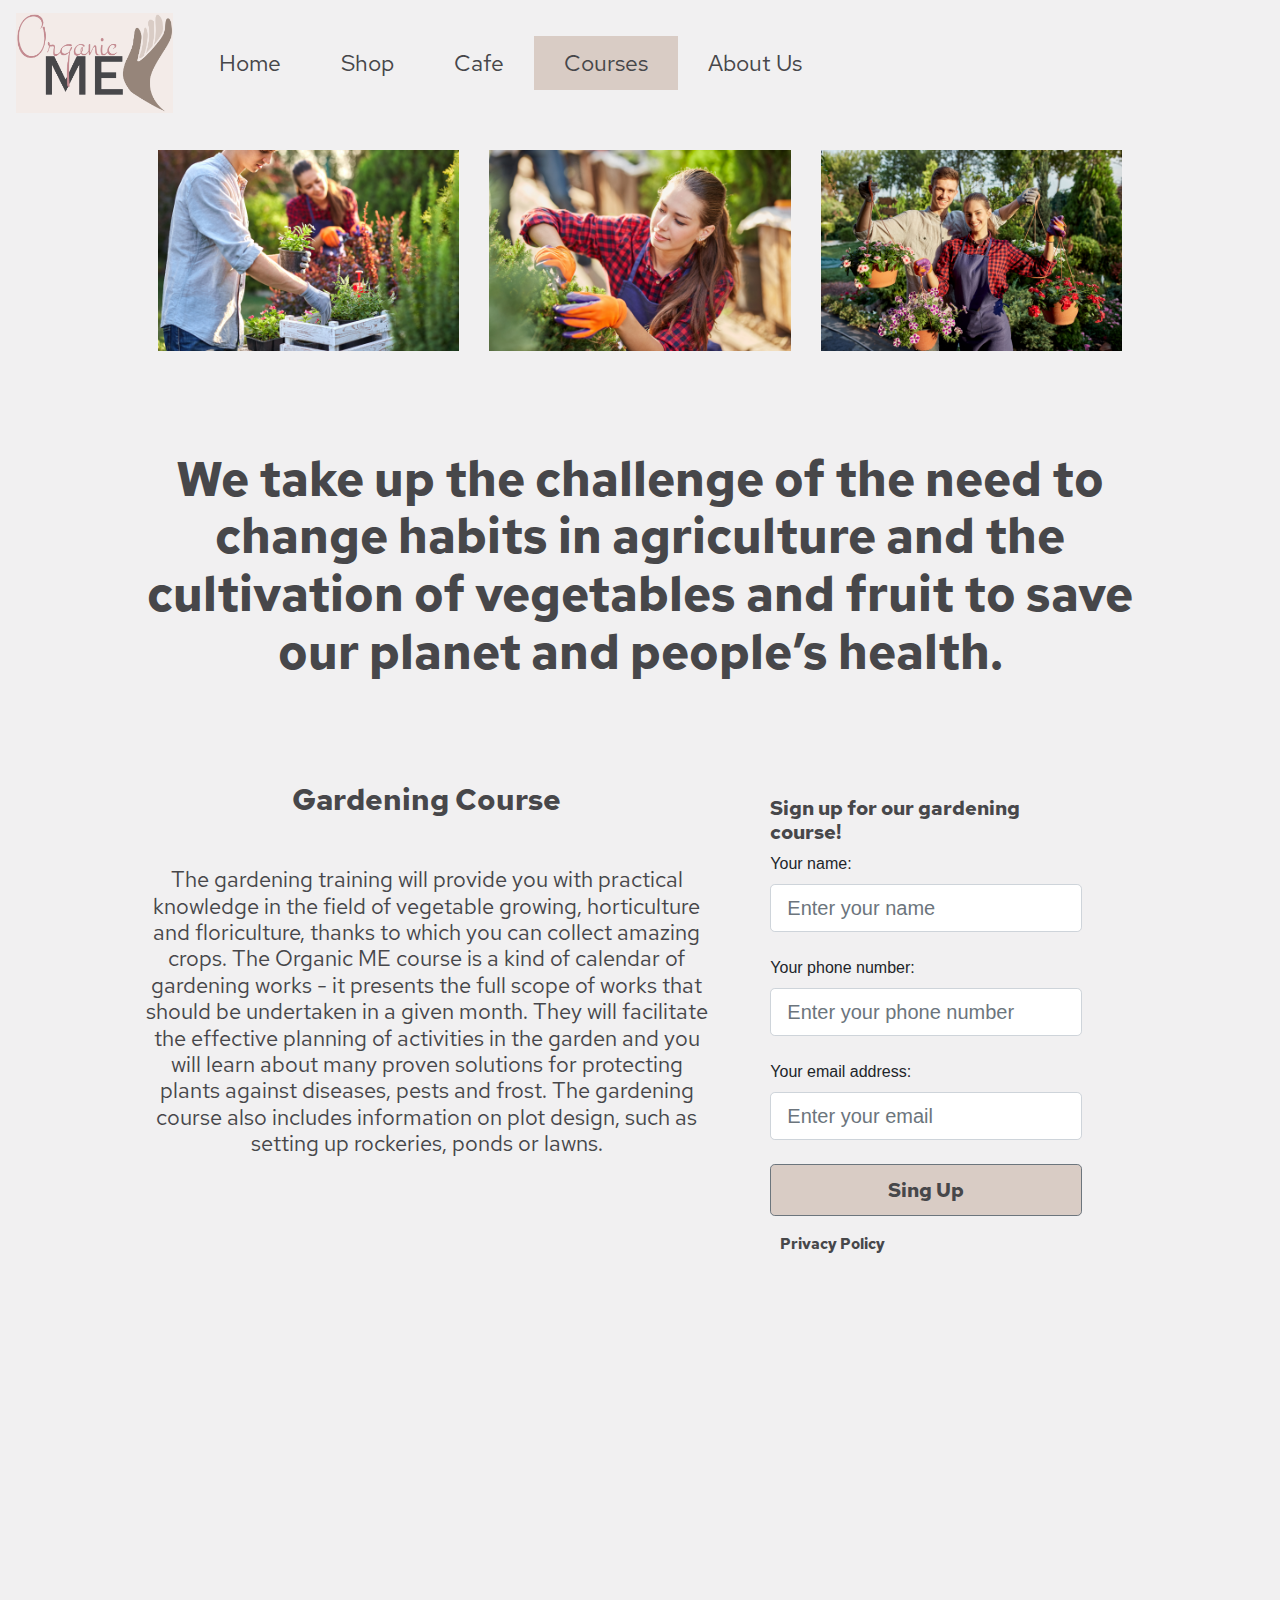
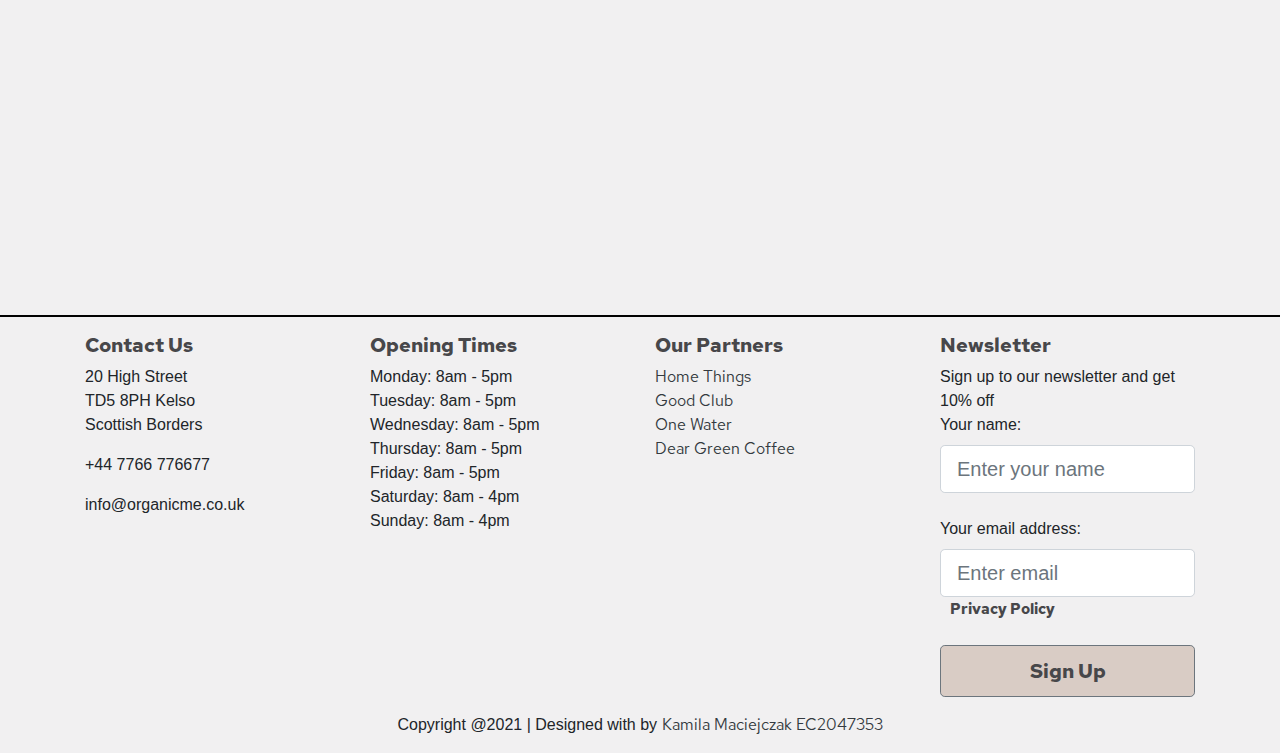
<file: courses.html>
<!DOCTYPE html>
<html lang="en">
    
<head>
    <title>Organic ME</title>
    <meta charset="utf-8">
    <meta name="viewport" content="width=device-width, initial-scale=1">
    <link rel="stylesheet" href="https://cdn.jsdelivr.net/npm/bootstrap@4.6.1/dist/css/bootstrap.min.css">
    <script src="https://cdn.jsdelivr.net/npm/jquery@3.5.1/dist/jquery.slim.min.js"></script>
    <script src="https://cdn.jsdelivr.net/npm/popper.js@1.16.1/dist/umd/popper.min.js"></script>
    <script src="https://cdn.jsdelivr.net/npm/bootstrap@4.6.1/dist/js/bootstrap.bundle.min.js"></script>
    <link rel="stylesheet" type="text/css" href="style.css">
    <link rel="stylesheet" href="https://use.fontawesome.com/releases/v5.7.0/css/all.css" integrity="sha384-lZN37f5QGtY3VHgisS14W3ExzMWZxybE1SJSEsQp9S+oqd12jhcu+A56Ebc1zFSJ" crossorigin="anonymous">
    <link rel="preconnect" href="https://fonts.googleapis.com">
    <link rel="preconnect" href="https://fonts.gstatic.com" crossorigin>
    <link href="https://fonts.googleapis.com/css2?family=Stalemate&display=swap" rel="stylesheet">
</head>
    
<body>

    <nav id="site-navbar" class="mb-1 navbar navbar-expand-lg navbar-light fixed-top">
        <a class="navbar-brand" href="index.html">
            <img src="logo5.png" height="100" alt="OgranicME Logo">
        </a>
        <button class="navbar-toggler" type="button" data-toggle="collapse" data-target="#navbarcollapsing" aria-controls="navbarcollapsing" aria-expanded="false" aria-label="Toggle navigation">
            <span class="navbar-toggler-icon"></span>
        </button>
        
        <div class="collapse navbar-collapse" id="navbarcollapsing">
            <ul class="navbar-nav mr-auto">
                <li class="nav-item">
                    <a class="nav-link" href="index.html" alt="Home Button">Home</a>
                </li>
                <li class="nav-item">
                    <a class="nav-link" href="shop.html" alt="Shop Button">Shop</a>
                </li>
                <li class="nav-item">
                    <a class="nav-link" href="cafe.html" alt="Cafe Button">Cafe</a>
                </li>
                <li class="nav-item">
                    <a class="nav-link active" href="courses.html" alt="Courses Button">Courses</a>
                </li>
                <li class="nav-item">
                    <a class="nav-link" href="about.html" alt="About Us Button">About Us</a>
                </li>
            </ul>
            <ul class="navbar-nav ml-auto nav-flex-icons">
                <li class="nav-item">
                    <a class="nav-link waves-effect waves-light" target="_blank" rel="noopener noreferrer" href="https://twitter.com/?lang=en" title="Go to our Twitter" alt="Twitter Button">
                        <i class="fab fa-twitter"> </i>
                    </a>
                </li>
                <li class="nav-item">
                    <a class="nav-link waves-effect waves-light" target="_blank" rel="noopener noreferrer" href="https://www.facebook.com/"  title="Go to our Facebook" alt="Facebook Button">
                        <i class="fab fa-facebook"> </i>
                    </a>
                </li>
                <li class="nav-item">
                    <a class="nav-link waves-effect waves-light" target="_blank" rel="noopener noreferrer" href="https://www.instagram.com/"  title="Go to our Instagram" alt="Instagram Button">
                        <i class="fab fa-instagram"> </i>
                    </a>
                </li>
            </ul>
        </div>
    </nav>
    
    <section id="courses-content" class="main mx-auto">
        
        <div id="photo-container" class="col-lg-12">
            <img src="gardening1.jpeg" class="grdn-pht col-lg-4 img-fluid" alt="Gardening Course 1">
            <img src="gardening2.jpeg" class="grdn-pht col-lg-4 img-fluid" alt="Gardening Course 2">
            <img src="gardening3.jpeg" class="grdn-pht col-lg-4 img-fluid" alt="Gardening Course 3">
        </div>
        
        <div style="clear:both"></div>
        
        <div class="title-crss col-lg-12">
            <h5><font size="+40px">We take up the challenge of the need to change habits in agriculture and the cultivation of vegetables and fruit to save our planet and people’s health.</font></h5>
        </div>
        
        <div class="courses-desc col-lg-7">
            <h6>Gardening Course</h6>
            <h3>The gardening training will provide you with practical knowledge in the field of vegetable growing, horticulture and floriculture, thanks to which you can collect amazing crops. The Organic ME course is a kind of calendar of gardening works - it presents the full scope of works that should be undertaken in a given month. They will facilitate the effective planning of activities in the garden and you will learn about many proven solutions for protecting plants against diseases, pests and frost. The gardening course also includes information on plot design, such as setting up rockeries, ponds or lawns.</h3>
        </div>
        
        <div class="courses-sgn col-lg-4">
            <h5 class="custom-headin">Sign up for our gardening course!</h5>
            <form id="coursessign" class="form-group" name="course" data-netlify="true">
                <label for="username" title="Your name">Your name:</label>
                <input name="username" type="text" class="form-control form-control-lg" placeholder="Enter your name" id="nm-crnm">
                <br>
                <label for="phone" title="Your phone number">Your phone number:</label>
                <input name="phone" type="number" class="form-control form-control-lg" placeholder="Enter your phone number" id="phn-nmbr">
                <br>
                <label for="email" title="Your email">Your email address:</label>
                <input name="email" type="email" class="form-control form-control-lg" placeholder="Enter your email" id="email">
                <button type="submit" class="custom-button btn btn-outline-secondary btn-lg btn-block my-2 Subscribe mt-4 mb-3">Sing Up</button>
            </form>
            <a class="policy-link" href="policy.html" alt="Privacy Policy">Privacy Policy</a>
        </div>
        
        <div style="clear:both"></div>
        
        <div id="grdn-vid" class="embed-responsive embed-responsive-21by9">
            <iframe width="560" height="315" src="https://www.youtube.com/embed/PWKDZFfJKvQ" title="YouTube video player" frameborder="0" allow="accelerometer; autoplay; clipboard-write; encrypted-media; gyroscope; picture-in-picture" allowfullscreen></iframe>
        </div>
    </section>
    
    <hr class="frst">
    
    <footer id="site-ft" class="footer col-lg-12">
        <div class="container bottom_border">
            <div class="row">
                
                <div class="col-sm-3">
                    <h5 class="custom-headin">Contact Us</h5>
                    <div class="address">
                        <p class="ft1">20 High Street<br>TD5 8PH Kelso<br>Scottish Borders</p>
                        <p><i class="fa fa-phone"></i>+44 7766 776677</p>
                        <p><i class="fa fa fa-envelope"></i>info@organicme.co.uk </p>
                   </div>
                </div>

                <div class="col-lg-3">
                    <h5 class="custom-headin">Opening Times</h5>
                    <div class="footer_ul_amrc">
                        <p class="ft1">Monday: 8am - 5pm<br>Tuesday: 8am - 5pm<br>Wednesday: 8am - 5pm<br>Thursday: 8am - 5pm<br>Friday: 8am - 5pm<br>Saturday: 8am - 4pm<br>Sunday: 8am - 4pm</p>
                    </div>
                </div>

                <div class="col-lg-3">
                    <h5 class="custom-headin">Our Partners</h5>
                    <div class="prtnrs">
                        <p>
                            <a class="ft-link text-dark" target="_blank" rel="noopener noreferrer" href="https://gethomethings.com/products/keep-it-clean-kit-pcr?variant=39383441211529&currency=GBP&utm_medium=product_sync&utm_source=google&utm_content=sag_organic&utm_campaign=sag_organic&gclid=Cj0KCQjwqp-LBhDQARIsAO0a6aLexWtOUTHS4ZvQXYOHQwlrkNYwLd_AJP_ZHaRM37jp07cSdjMRcW8aAjK_EALw_wcB" alt="Home Things">Home Things</a>
                            <br>
                            <a class="ft-link text-dark" target="_blank" rel="noopener noreferrer" href="https://www.goodclub.co.uk/shop" alt="Good Club">Good Club</a>
                            <br>
                            <a class="ft-link text-dark" target="_blank" rel="noopener noreferrer" href="https://onewater.org.uk/products/one-water-sparkling/" alt="One Water">One Water</a>
                            <br>
                            <a class="ft-link text-dark" target="_blank" rel="noopener noreferrer" href="https://www.deargreencoffee.com/" alt="Dear Green Coffee">Dear Green Coffee</a></p>
                    </div>
                </div>

                <div class="col-lg-3">
                    <h5 class="custom-headin">Newsletter</h5>
                    <form id="newsletter" class="form-group" name="contact" data-netlify="true">
                        <label for="yourname">Sign up to our newsletter and get 10% off<br>Your name:</label>
                        <input name="yourname" type="text" class="form-control form-control-lg" placeholder="Enter your name" id="username">
                        <br>
                        <label for="emailaddress">Your email address:</label>
                        <input name="emailaddress" type="email" class="form-control form-control-lg" placeholder="Enter email" id="email">
                        <a class="policy-link" target="_blank" rel="noopener noreferrer" href="policy.html" alt="Privacy Policy">Privacy Policy</a>
                        <button type="submit" class="custom-button btn btn-outline-secondary btn-lg btn-block my-2 Subscribe mt-4 mb-3">Sign Up</button>
                    </form>
                </div>
            </div>
        </div>
        
        <div class="container">
            <p class="text-center">Copyright @2021 | Designed with by <a class="ft-link text-dark" href="#" alt="Designer Kamila Maciejczak">Kamila Maciejczak EC2047353</a></p>
        </div>
    </footer>
    
</body>
</html>
</file>
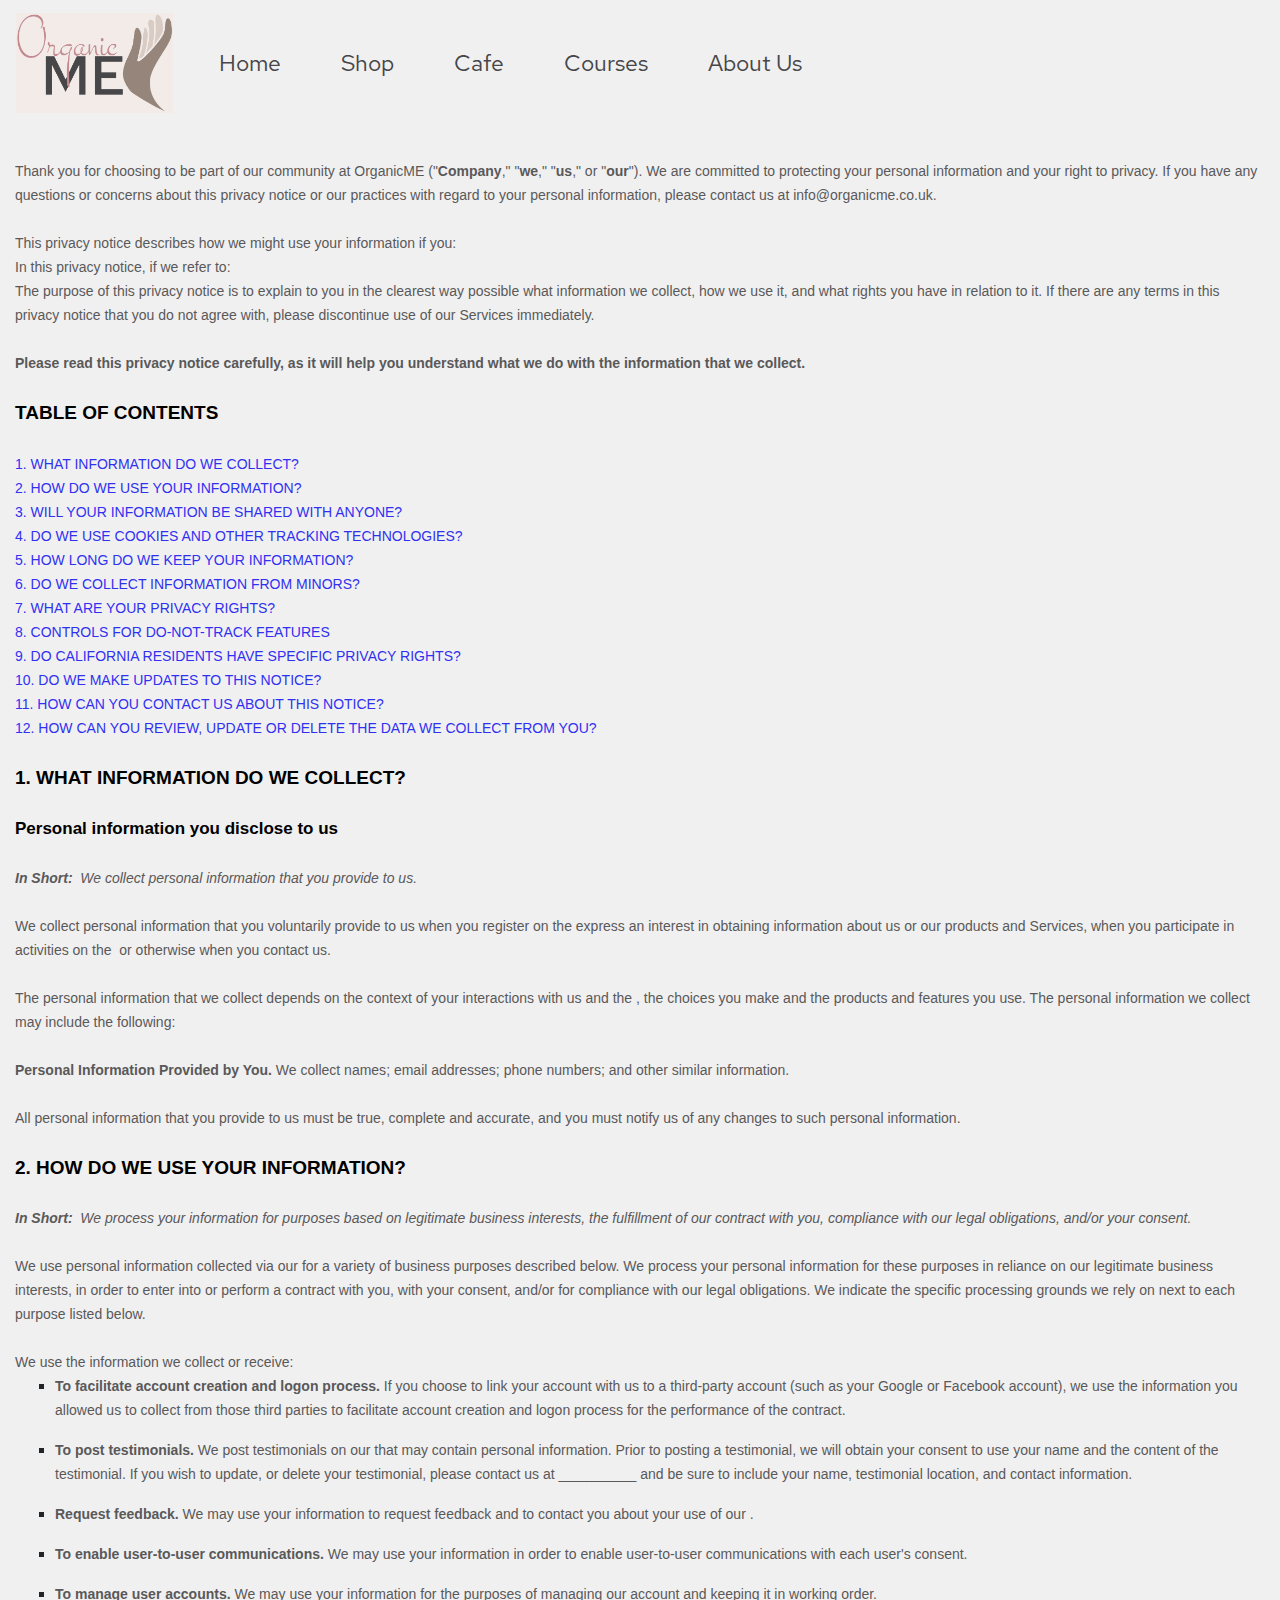
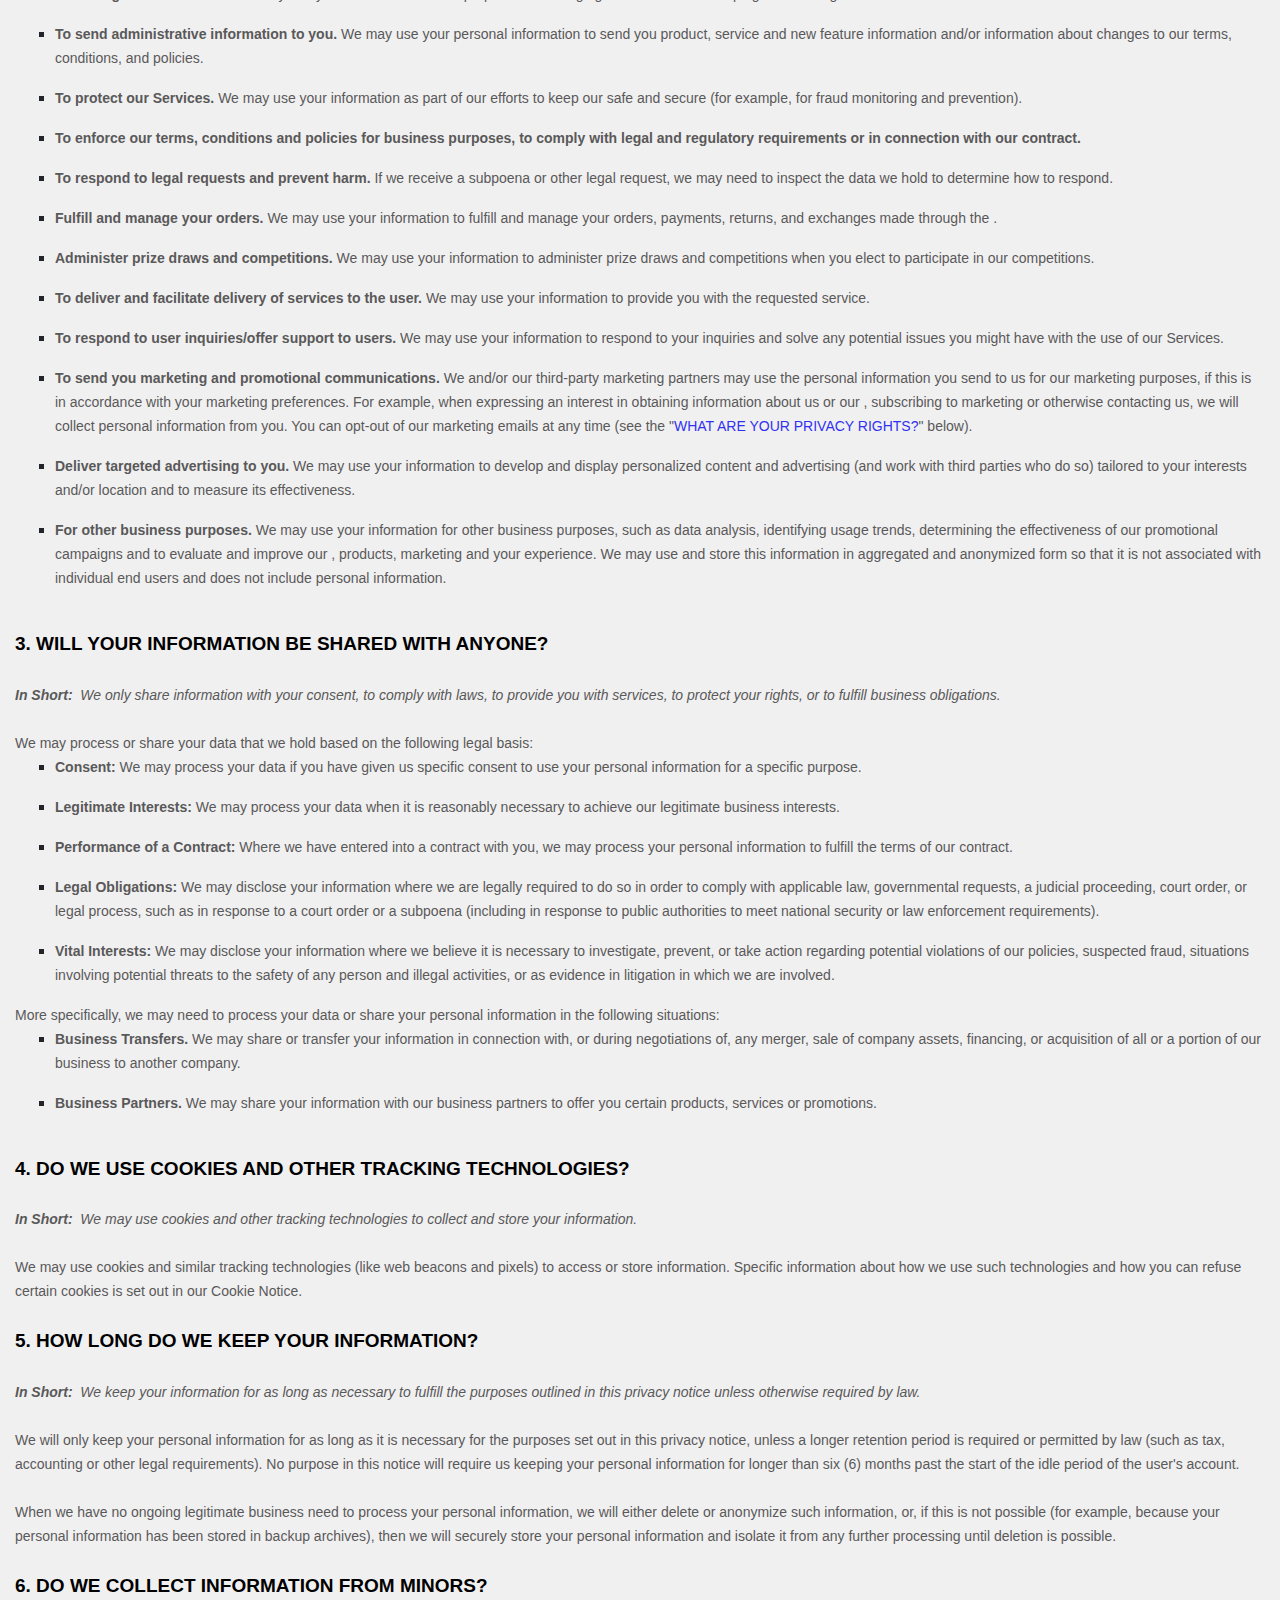
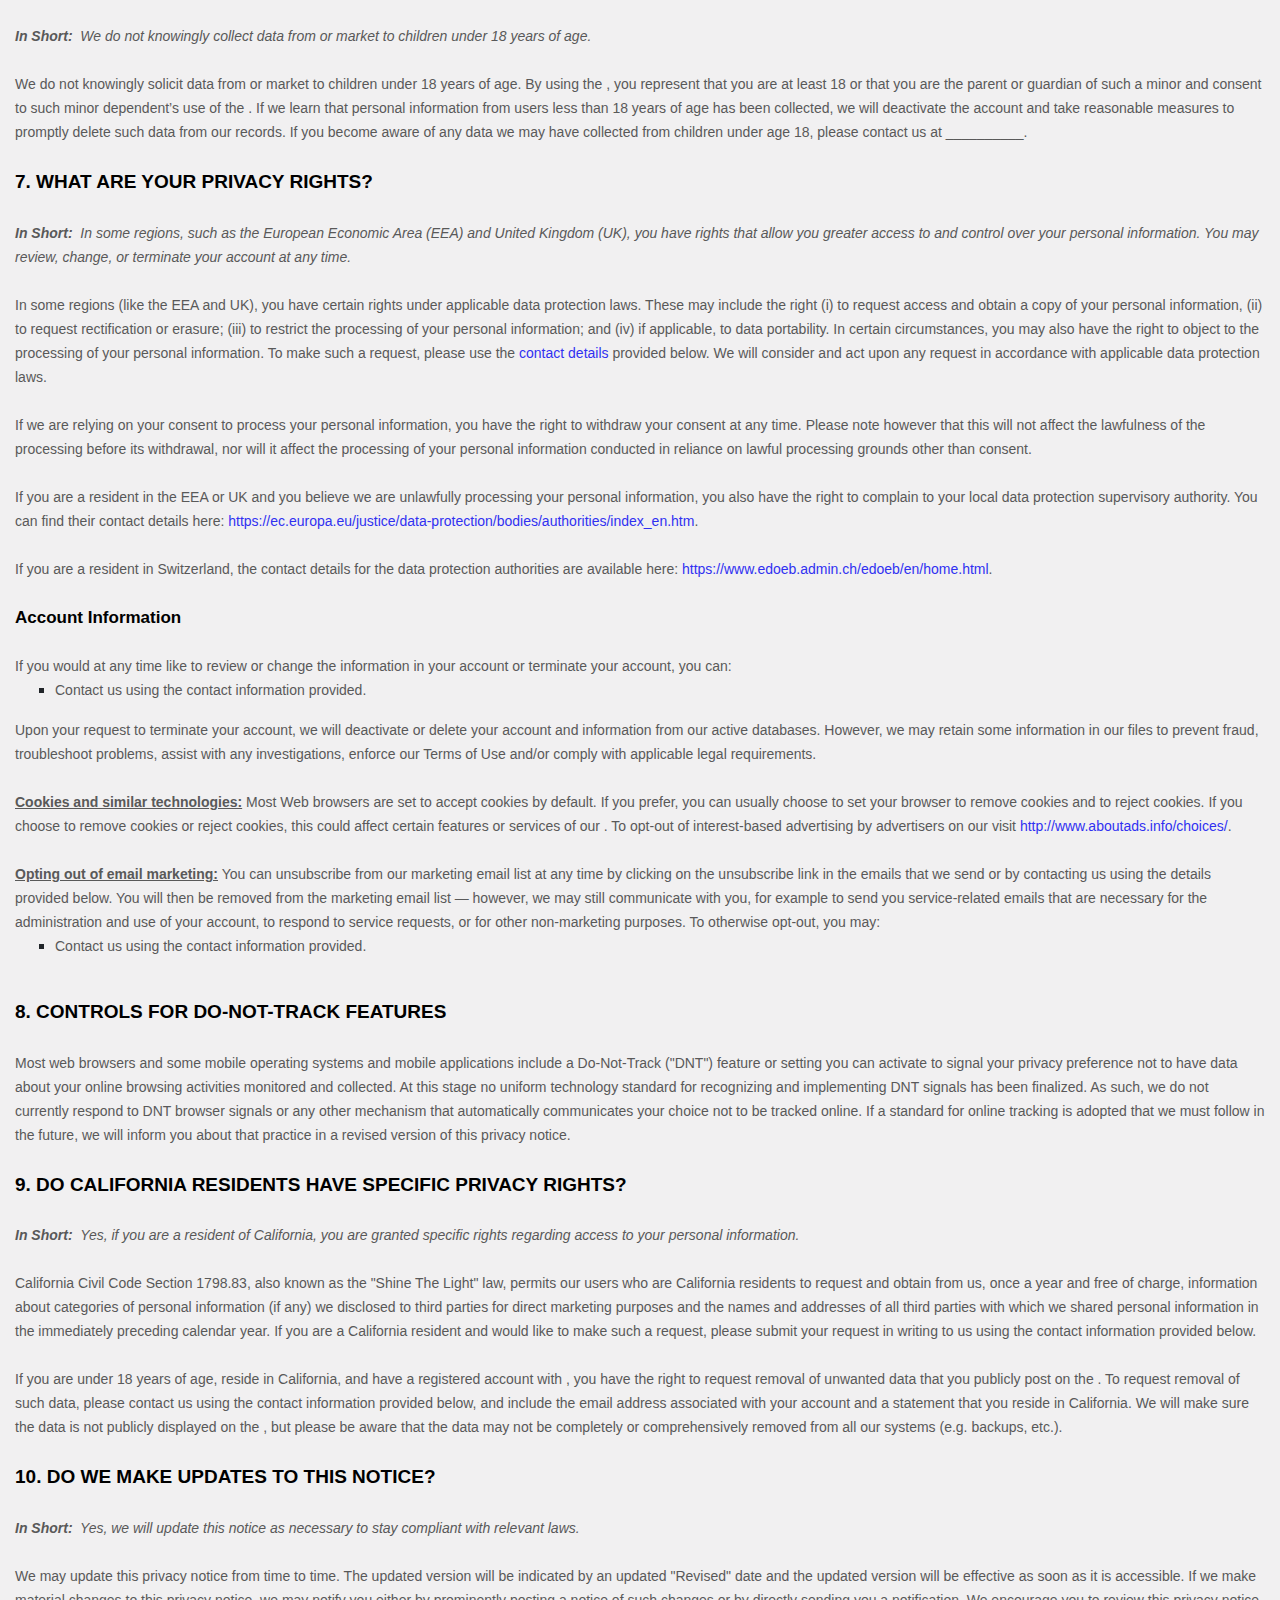
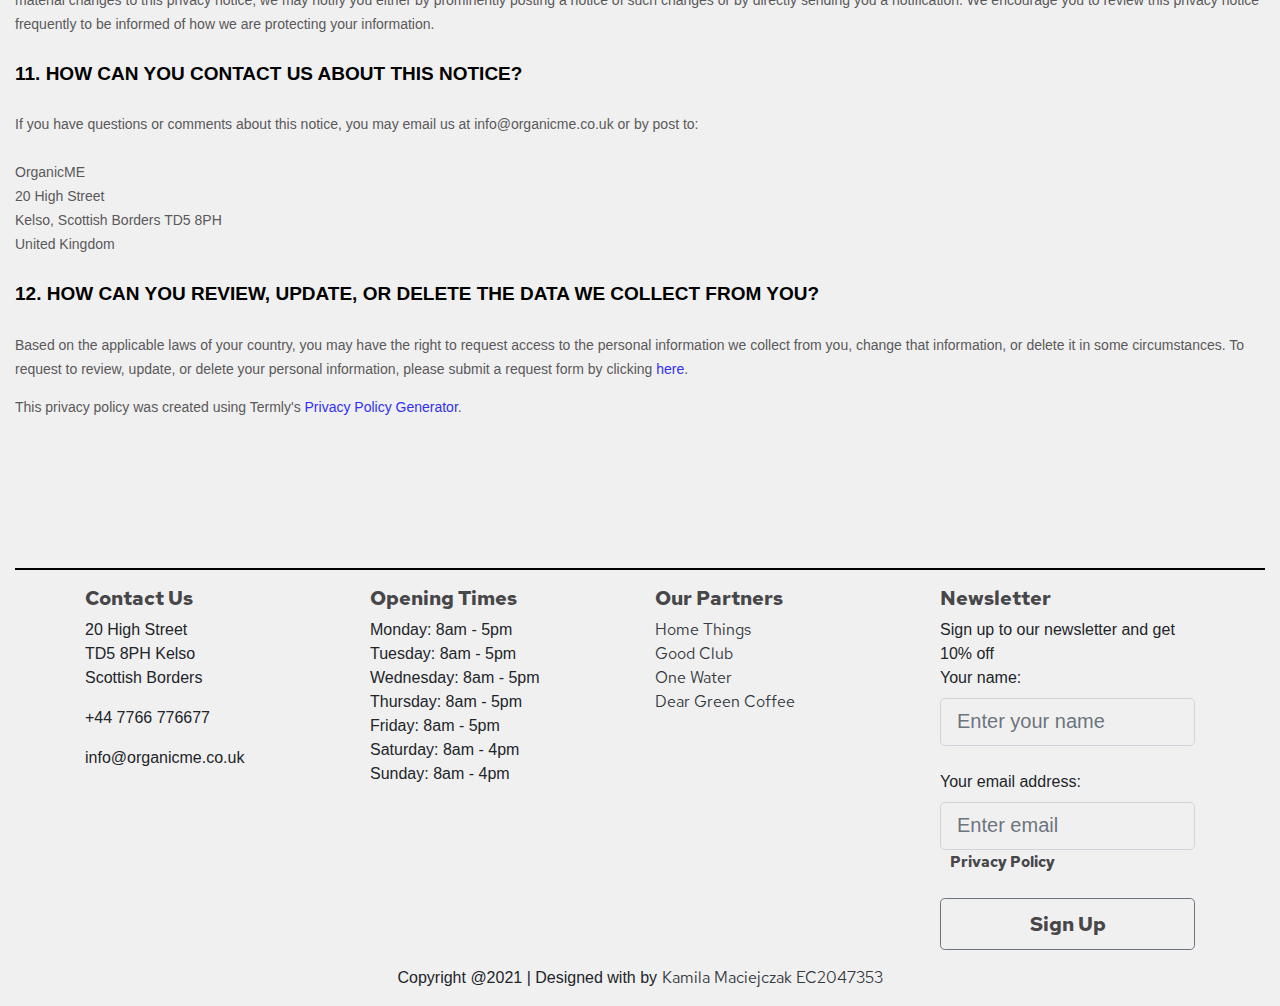
<file: policy.html>
<!DOCTYPE html>
<html lang="en">
    
<head>
    <title>Organic ME</title>
    <meta charset="utf-8">
    <meta name="viewport" content="width=device-width, initial-scale=1">
    <link rel="stylesheet" href="https://cdn.jsdelivr.net/npm/bootstrap@4.6.1/dist/css/bootstrap.min.css">
    <script src="https://cdn.jsdelivr.net/npm/jquery@3.5.1/dist/jquery.slim.min.js"></script>
    <script src="https://cdn.jsdelivr.net/npm/popper.js@1.16.1/dist/umd/popper.min.js"></script>
    <script src="https://cdn.jsdelivr.net/npm/bootstrap@4.6.1/dist/js/bootstrap.bundle.min.js"></script>
    <link rel="stylesheet" type="text/css" href="style.css">
    <link rel="stylesheet" href="https://use.fontawesome.com/releases/v5.7.0/css/all.css" integrity="sha384-lZN37f5QGtY3VHgisS14W3ExzMWZxybE1SJSEsQp9S+oqd12jhcu+A56Ebc1zFSJ" crossorigin="anonymous">
    <link rel="preconnect" href="https://fonts.googleapis.com">
    <link rel="preconnect" href="https://fonts.gstatic.com" crossorigin>
    <link href="https://fonts.googleapis.com/css2?family=Stalemate&display=swap" rel="stylesheet">
</head>
    
<body>
    
    <nav id="site-navbar" class="mb-1 navbar navbar-expand-lg navbar-light fixed-top">
        <a class="navbar-brand" href="index.html">
            <img src="logo5.png" height="100" alt="OgranicME Logo">
        </a>
        <button class="navbar-toggler" type="button" data-toggle="collapse" data-target="#navbarcollapsing" aria-controls="navbarcollapsing" aria-expanded="false" aria-label="Toggle navigation">
            <span class="navbar-toggler-icon"></span>
        </button>
        
        <div class="collapse navbar-collapse" id="navbarcollapsing">
            <ul class="navbar-nav mr-auto">
                <li class="nav-item">
                    <a class="nav-link" href="index.html" alt="Home Button">Home</a>
                </li>
                <li class="nav-item">
                    <a class="nav-link" href="shop.html" alt="Shop Button">Shop</a>
                </li>
                <li class="nav-item">
                    <a class="nav-link" href="cafe.html" alt="Cafe Button">Cafe</a>
                </li>
                <li class="nav-item">
                    <a class="nav-link" href="courses.html" alt="Courses Button">Courses</a>
                </li>
                <li class="nav-item">
                    <a class="nav-link" href="about.html" alt="About Us Button">About Us</a>
                </li>
            </ul>
            <ul class="navbar-nav ml-auto nav-flex-icons">
                <li class="nav-item">
                    <a class="nav-link waves-effect waves-light" target="_blank" rel="noopener noreferrer" href="https://twitter.com/?lang=en" title="Go to our Twitter" alt="Twitter Button">
                        <i class="fab fa-twitter"> </i>
                    </a>
                </li>
                <li class="nav-item">
                    <a class="nav-link waves-effect waves-light" target="_blank" rel="noopener noreferrer" href="https://www.facebook.com/"  title="Go to our Facebook" alt="Facebook Button">
                        <i class="fab fa-facebook"> </i>
                    </a>
                </li>
                <li class="nav-item">
                    <a class="nav-link waves-effect waves-light" target="_blank" rel="noopener noreferrer" href="https://www.instagram.com/"  title="Go to our Instagram" alt="Instagram Button">
                        <i class="fab fa-instagram"> </i>
                    </a>
                </li>
            </ul>
        </div>
    </nav>
    
    <style>
  [data-custom-class='body'], [data-custom-class='body'] * {
          background: transparent !important;
        }
[data-custom-class='title'], [data-custom-class='title'] * {
          font-family: Arial !important;
font-size: 26px !important;
color: #000000 !important;
        }
[data-custom-class='subtitle'], [data-custom-class='subtitle'] * {
          font-family: Arial !important;
color: #595959 !important;
font-size: 14px !important;
        }
[data-custom-class='heading_1'], [data-custom-class='heading_1'] * {
          font-family: Arial !important;
font-size: 19px !important;
color: #000000 !important;
        }
[data-custom-class='heading_2'], [data-custom-class='heading_2'] * {
          font-family: Arial !important;
font-size: 17px !important;
color: #000000 !important;
        }
[data-custom-class='body_text'], [data-custom-class='body_text'] * {
          color: #595959 !important;
font-size: 14px !important;
font-family: Arial !important;
        }
[data-custom-class='link'], [data-custom-class='link'] * {
          color: #3030F1 !important;
font-size: 14px !important;
font-family: Arial !important;
word-break: break-word !important;
        }
</style>

      <div data-custom-class="body" class="col-lg-12">
      <div><strong><span style="font-size: 26px;"><span data-custom-class="title">PRIVACY NOTICE</span></span></strong></div><div><br></div><div><span style="color: rgb(127, 127, 127);"><strong><span style="font-size: 15px;"><span data-custom-class="subtitle">Last updated <bdt class="question">January 31, 2022</bdt></span></span></strong></span></div><div><br></div><div><br></div><div><br></div><div style="line-height: 1.5;"><span style="color: rgb(127, 127, 127);"><span style="color: rgb(89, 89, 89); font-size: 15px;"><span data-custom-class="body_text">Thank you for choosing to be part of our community at <bdt class="question">OrganicME</bdt><span style="color: rgb(89, 89, 89);"><span data-custom-class="body_text"><bdt class="block-component"></bdt></span></span> ("<span style="color: rgb(89, 89, 89);"><span data-custom-class="body_text"><bdt class="block-component"></bdt></span></span><strong>Company</strong></span><span style="color: rgb(127, 127, 127);"><span style="color: rgb(89, 89, 89);"><span data-custom-class="body_text"><span style="color: rgb(89, 89, 89);"><span data-custom-class="body_text"><bdt class="statement-end-if-in-editor"><span data-custom-class="body_text"></span></bdt></span></span></span></span></span><span data-custom-class="body_text">," "<strong>we</strong>," "<strong>us</strong>," or "<strong>our</strong>"). We are committed to protecting your personal information and your right to privacy. If you have any questions or concerns about this privacy notice or our practices with regard to your personal information, please contact us at <bdt class="question">info@organicme.co.uk</bdt>.</span></span></span></div><div style="line-height: 1.5;"><br></div><div style="line-height: 1.5;"><span style="font-size: 15px;"><span style="color: rgb(127, 127, 127);"><span data-custom-class="body_text">This privacy notice describes how we might use your information if you:</span></span></span><span style="font-size: 15px;"><span style="color: rgb(127, 127, 127);"><span data-custom-class="body_text"><span style="color: rgb(89, 89, 89);"><span data-custom-class="body_text"><bdt class="block-component"></bdt></span></span></span></span></span></span></span></span></li></ul><div><bdt class="block-component"><span style="font-size: 15px;"><span style="font-size: 15px;"><span style="color: rgb(127, 127, 127);"><span data-custom-class="body_text"><span style="color: rgb(89, 89, 89);"><span data-custom-class="body_text"><bdt class="block-component"></bdt></span></span></span></span></span></span></span></span></li></ul><div><bdt class="block-component"><span style="font-size: 15px;"><span style="font-size: 15px;"><span style="color: rgb(127, 127, 127);"><span data-custom-class="body_text"><span style="color: rgb(89, 89, 89);"><span data-custom-class="body_text"><bdt class="block-component"></bdt></span></span></span></span></span></span></span></span></li></ul><div style="line-height: 1.5;"><span style="font-size: 15px;"><span style="color: rgb(127, 127, 127);"><span data-custom-class="body_text"><span style="color: rgb(89, 89, 89);"><span data-custom-class="body_text"><bdt class="block-component"></bdt></span></span></span></span></span></span></span></span></li></ul><div style="line-height: 1.5;"><span style="font-size: 15px;"><span style="color: rgb(127, 127, 127);"><span data-custom-class="body_text">In this privacy notice, if we refer to:</span></span></span><span style="font-size: 15px;"><span style="color: rgb(127, 127, 127);"><span data-custom-class="body_text"><span style="color: rgb(89, 89, 89);"><span data-custom-class="body_text"><bdt class="block-component"></bdt></span></span></span></span></span></span></span></span></li></ul><div><bdt class="block-component"><span style="font-size: 15px;"><span style="font-size: 15px;"><span style="color: rgb(127, 127, 127);"><span data-custom-class="body_text"><span style="color: rgb(89, 89, 89);"><span data-custom-class="body_text"><bdt class="block-component"></bdt></span></span></span></span></span></span></span></span></li></ul><div><bdt class="block-component"><span style="font-size: 15px;"><span style="font-size: 15px;"><span style="color: rgb(127, 127, 127);"><span data-custom-class="body_text"><span style="color: rgb(89, 89, 89);"><span data-custom-class="body_text"><bdt class="block-component"></bdt></span></span></span></span></span></span></span></span></span></span></span></span></span></span></li></ul><div style="line-height: 1.5;"><span style="font-size: 15px;"><span style="color: rgb(127, 127, 127);"><span data-custom-class="body_text">The purpose of this privacy notice is to explain to you in the clearest way possible what information we collect, how we use it, and what rights you have in relation to it. If there are any terms in this privacy notice that you do not agree with, please discontinue use of our Services immediately.</span></span></span></div><div style="line-height: 1.5;"><br></div><div style="line-height: 1.5;"><span style="font-size: 15px;"><span style="color: rgb(127, 127, 127);"><span style="color: rgb(89, 89, 89);"><span data-custom-class="body_text"><strong>Please read this privacy notice carefully, as it will help you understand what we do with the information that we collect.</strong></span></span></span></span></div><div style="line-height: 1.5;"><br></div><div style="line-height: 1.5;"><span style="font-size: 15px;"><span style="color: rgb(127, 127, 127);"><span style="color: rgb(0, 0, 0);"><strong><span data-custom-class="heading_1">TABLE OF CONTENTS</span></strong></span></span></span></div><div style="line-height: 1.5;"><br></div><div style="line-height: 1.5;"><span style="font-size: 15px;"><a data-custom-class="link" href="#infocollect"><span style="color: rgb(89, 89, 89);">1. WHAT INFORMATION DO WE COLLECT?</span></a><span style="color: rgb(127, 127, 127);"><span style="color: rgb(89, 89, 89);"><span data-custom-class="body_text"><span style="color: rgb(89, 89, 89);"><bdt class="block-component"></bdt></span></span></span></span></span></div><div style="line-height: 1.5;"><span style="font-size: 15px;"><a data-custom-class="link" href="#infouse"><span style="color: rgb(89, 89, 89);">2. HOW DO WE USE YOUR INFORMATION?</span></a><span style="color: rgb(127, 127, 127);"><span style="color: rgb(89, 89, 89);"><span data-custom-class="body_text"><span style="color: rgb(89, 89, 89);"><span style="color: rgb(89, 89, 89);"><bdt class="statement-end-if-in-editor"></bdt></span></span></span></span></span></span></div><div style="line-height: 1.5;"><span style="font-size: 15px;"><span style="color: rgb(89, 89, 89);"><a data-custom-class="link" href="#infoshare">3. WILL YOUR INFORMATION BE SHARED WITH ANYONE?</a></span><span style="color: rgb(127, 127, 127);"><span style="color: rgb(89, 89, 89);"><span data-custom-class="body_text"><span style="color: rgb(89, 89, 89);"><bdt class="block-component"></bdt></span><bdt class="block-component"></bdt></span></span></span></span></span></div><div style="line-height: 1.5;"><span style="font-size: 15px;"><a data-custom-class="link" href="#cookies"><span style="color: rgb(89, 89, 89);">4. DO WE USE COOKIES AND OTHER TRACKING TECHNOLOGIES?</span></a><span style="color: rgb(127, 127, 127);"><span style="color: rgb(89, 89, 89);"><span data-custom-class="body_text"><span style="color: rgb(89, 89, 89);"><bdt class="statement-end-if-in-editor"></bdt></span></span></span></span></span><span style="font-size: 15px;"><span style="color: rgb(127, 127, 127);"><span style="color: rgb(89, 89, 89);"><span data-custom-class="body_text"><span style="color: rgb(89, 89, 89);"><span style="color: rgb(89, 89, 89);"><span style="color: rgb(89, 89, 89);"><bdt class="block-component"></bdt></span></span><bdt class="block-component"></bdt><bdt class="block-component"></bdt></span></span></span></span></span></div><div style="line-height: 1.5;"><span style="font-size: 15px;"><a data-custom-class="link" href="#inforetain"><span style="color: rgb(89, 89, 89);">5. HOW LONG DO WE KEEP YOUR INFORMATION?</span></a><span style="color: rgb(127, 127, 127);"><span style="color: rgb(89, 89, 89);"><span data-custom-class="body_text"><span style="color: rgb(89, 89, 89);"><span style="color: rgb(89, 89, 89);"><bdt class="block-component"></bdt><bdt class="block-component"></bdt></span></span></span></span></span></div><div style="line-height: 1.5;"><span style="font-size: 15px;"><a data-custom-class="link" href="#infominors"><span style="color: rgb(89, 89, 89);">6. DO WE COLLECT INFORMATION FROM MINORS?</span></a><span style="color: rgb(127, 127, 127);"><span style="color: rgb(89, 89, 89);"><span data-custom-class="body_text"><span style="color: rgb(89, 89, 89);"><bdt class="statement-end-if-in-editor"></bdt></span></span></span></span></span></div><div style="line-height: 1.5;"><span style="font-size: 15px;"><span style="color: rgb(89, 89, 89);"><a data-custom-class="link" href="#privacyrights">7. WHAT ARE YOUR PRIVACY RIGHTS?</a></span></span></div><div style="line-height: 1.5;"><span style="font-size: 15px;"><a data-custom-class="link" href="#DNT"><span style="color: rgb(89, 89, 89);">8. CONTROLS FOR DO-NOT-TRACK FEATURES</span></a></span></div><div style="line-height: 1.5;"><span style="font-size: 15px;"><a data-custom-class="link" href="#caresidents"><span style="color: rgb(89, 89, 89);">9. DO CALIFORNIA RESIDENTS HAVE SPECIFIC PRIVACY RIGHTS?</span></a></span></div><div style="line-height: 1.5;"><span style="font-size: 15px;"><a data-custom-class="link" href="#policyupdates"><span style="color: rgb(89, 89, 89);">10. DO WE MAKE UPDATES TO THIS NOTICE?</span></a></span></div><div style="line-height: 1.5;"><a data-custom-class="link" href="#contact"><span style="color: rgb(89, 89, 89); font-size: 15px;">11. HOW CAN YOU CONTACT US ABOUT THIS NOTICE?</span></a></div><div style="line-height: 1.5;"><a data-custom-class="link" href="#request"><span style="color: rgb(89, 89, 89);">12. HOW CAN YOU REVIEW, UPDATE OR DELETE THE DATA WE COLLECT FROM YOU?</span></a></div><div style="line-height: 1.5;"><br></div><div id="infocollect" style="line-height: 1.5;"><span style="color: rgb(127, 127, 127);"><span style="color: rgb(89, 89, 89); font-size: 15px;"><span style="font-size: 15px; color: rgb(89, 89, 89);"><span style="font-size: 15px; color: rgb(89, 89, 89);"><span id="control" style="color: rgb(0, 0, 0);"><strong><span data-custom-class="heading_1">1. WHAT INFORMATION DO WE COLLECT?</span></strong></span></span></span></span></span></div><div style="line-height: 1.5;"><br></div><div style="line-height: 1.5;"><span data-custom-class="heading_2" style="color: rgb(0, 0, 0);"><span style="font-size: 15px;"><strong>Personal information you disclose to us</strong></span></span></div><div><div><br></div><div style="line-height: 1.5;"><span style="color: rgb(127, 127, 127);"><span style="color: rgb(89, 89, 89); font-size: 15px;"><span data-custom-class="body_text"><span style="font-size: 15px; color: rgb(89, 89, 89);"><span style="font-size: 15px; color: rgb(89, 89, 89);"><span data-custom-class="body_text"><strong><em>In Short: </em></strong></span></span></span></span><span data-custom-class="body_text"><span style="font-size: 15px; color: rgb(89, 89, 89);"><span style="font-size: 15px; color: rgb(89, 89, 89);"><span data-custom-class="body_text"><strong><em> </em></strong><em>We collect personal information that you provide to us.</em></span></span></span></span></span></span></div></div><div style="line-height: 1.5;"><br></div><div style="line-height: 1.5;"><span style="font-size: 15px; color: rgb(89, 89, 89);"><span style="font-size: 15px; color: rgb(89, 89, 89);"><span data-custom-class="body_text">We collect personal information that you voluntarily provide to us when you <span style="font-size: 15px;"><bdt class="block-component"></bdt></span>register on the </span><span style="font-size: 15px;"><span data-custom-class="body_text"><bdt class="block-component"></span></bdt><span data-custom-class="body_text"><span style="font-size: 15px;"><bdt class="statement-end-if-in-editor"></bdt></span></span><span data-custom-class="body_text">express an interest in obtaining information about us or our products and Services, when you participate in activities on the <span style="font-size: 15px; color: rgb(89, 89, 89);"><span style="font-size: 15px; color: rgb(89, 89, 89);"><span style="font-size: 15px;"><span data-custom-class="body_text"><bdt class="block-component"></span></bdt></span></span></span><bdt class="block-component"></bdt></span></span><span data-custom-class="body_text"> or otherwise when you contact us.</span></span></span></div><div style="line-height: 1.5;"><br></div><div style="line-height: 1.5;"><span style="font-size: 15px; color: rgb(89, 89, 89);"><span style="font-size: 15px; color: rgb(89, 89, 89);"><span data-custom-class="body_text">The personal information that we collect depends on the context of your interactions with us and the <span style="font-size: 15px; color: rgb(89, 89, 89);"><span style="font-size: 15px; color: rgb(89, 89, 89);"><span style="font-size: 15px;"><span data-custom-class="body_text"><span style="font-size: 15px; color: rgb(89, 89, 89);"><span style="font-size: 15px; color: rgb(89, 89, 89);"><span style="font-size: 15px;"><span data-custom-class="body_text"><bdt class="block-component"></span></bdt></span></span></span></span></span></span></span><span style="font-size: 15px;">, the choices you make and the products and features you use. The personal information we collect may include the following:<bdt class="block-component"></bdt></span></span></span></span></div><div style="line-height: 1.5;"><br></div><div style="line-height: 1.5;"><span style="font-size: 15px; color: rgb(89, 89, 89);"><span style="font-size: 15px; color: rgb(89, 89, 89);"><span data-custom-class="body_text"><strong>Personal Information Provided by You.</strong> We collect <span style="font-size: 15px;"><span data-custom-class="body_text"><bdt class="forloop-component"></bdt><bdt class="question">names</bdt>; </span><span data-custom-class="body_text"><bdt class="forloop-component"></bdt><bdt class="question">email addresses</bdt>; </span><span data-custom-class="body_text"><bdt class="forloop-component"></bdt><bdt class="question">phone numbers</bdt>; </span><span data-custom-class="body_text"><bdt class="forloop-component"></bdt>and other similar information.</span><span data-custom-class="body_text"><bdt class="statement-end-if-in-editor"></bdt><bdt class="block-component"><bdt class="block-component"></bdt></bdt></span></span></span></span></div><div style="line-height: 1.5;"><br></div><div style="line-height: 1.5;"><span style="font-size: 15px; color: rgb(89, 89, 89);"><span style="font-size: 15px; color: rgb(89, 89, 89);"><span data-custom-class="body_text">All personal information that you provide to us must be true, complete and accurate, and you must notify us of any changes to such personal information.<bdt class="block-component"></bdt><span data-custom-class="body_text"><span style="font-size: 15px;"><bdt class="statement-end-if-in-editor"><bdt class="statement-end-if-in-editor"><span style="font-size: 15px;"><span data-custom-class="body_text"><span style="font-size: 15px;"><span data-custom-class="body_text"><bdt class="statement-end-if-in-editor"><bdt class="statement-end-if-in-editor"><bdt class="block-component"></bdt></bdt></span></span></span></span><span style="color: rgb(89, 89, 89); font-size: 15px;"><span data-custom-class="body_text"><span style="color: rgb(89, 89, 89); font-size: 15px;"><span data-custom-class="body_text"><bdt class="statement-end-if-in-editor"><bdt class="block-component"></bdt></bdt></span></span></span></span></bdt></span></span><bdt class="block-component"></bdt></span></span></span></span></span></span></div><div style="line-height: 1.5;"><br></div><div id="infouse" style="line-height: 1.5;"><span style="color: rgb(127, 127, 127);"><span style="color: rgb(89, 89, 89); font-size: 15px;"><span style="font-size: 15px; color: rgb(89, 89, 89);"><span style="font-size: 15px; color: rgb(89, 89, 89);"><span id="control" style="color: rgb(0, 0, 0);"><strong><span data-custom-class="heading_1">2. HOW DO WE USE YOUR INFORMATION?</span></strong></span></span></span></span></span></div><div><div style="line-height: 1.5;"><br></div><div style="line-height: 1.5;"><span style="color: rgb(127, 127, 127);"><span style="color: rgb(89, 89, 89); font-size: 15px;"><span data-custom-class="body_text"><span style="font-size: 15px; color: rgb(89, 89, 89);"><span style="font-size: 15px; color: rgb(89, 89, 89);"><span data-custom-class="body_text"><strong><em>In Short:  </em></strong><em>We process your information for purposes based on legitimate business interests, the fulfillment of our contract with you, compliance with our legal obligations, and/or your consent.</em></span></span></span></span></span></span></div></div><div style="line-height: 1.5;"><br></div><div style="line-height: 1.5;"><span style="font-size: 15px; color: rgb(89, 89, 89);"><span style="font-size: 15px; color: rgb(89, 89, 89);"><span data-custom-class="body_text">We use personal information collected via our <span style="font-size: 15px; color: rgb(89, 89, 89);"><span style="font-size: 15px; color: rgb(89, 89, 89);"><span style="font-size: 15px;"><span data-custom-class="body_text"><span style="font-size: 15px; color: rgb(89, 89, 89);"><span style="font-size: 15px; color: rgb(89, 89, 89);"><span style="font-size: 15px;"><span data-custom-class="body_text"><bdt class="block-component"></span></bdt></span></span></span></span></span></span></span> for a variety of business purposes described below. We process your personal information for these purposes in reliance on our legitimate business interests, in order to enter into or perform a contract with you, with your consent, and/or for compliance with our legal obligations. We indicate the specific processing grounds we rely on next to each purpose listed below.<bdt class="block-component"></bdt></span></span></span></div><div style="line-height: 1.5;"><br></div><div style="line-height: 1.5;"><span style="font-size: 15px; color: rgb(89, 89, 89);"><span style="font-size: 15px; color: rgb(89, 89, 89);"><span data-custom-class="body_text">We use the information we collect or receive:<bdt class="block-component"></bdt></span></span></span></div><ul><li style="line-height: 1.5;"><span style="font-size: 15px; color: rgb(89, 89, 89);"><span style="font-size: 15px; color: rgb(89, 89, 89);"><span data-custom-class="body_text"><strong>To facilitate account creation and logon process.</strong> If you choose to link your account with us to a third-party account (such as your Google or Facebook account), we use the information you allowed us to collect from those third parties to facilitate account creation and logon process for the performance of the contract.<span style="color: rgb(89, 89, 89); font-size: 15px;"><span style="font-size: 15px;"><span style="color: rgb(89, 89, 89);"><span data-custom-class="body_text"><bdt class="block-component"><span style="font-size: 15px; color: rgb(89, 89, 89);"><span style="font-size: 15px; color: rgb(89, 89, 89);"><span data-custom-class="body_text"><span style="font-size: 15px; color: rgb(89, 89, 89);"><span style="font-size: 15px; color: rgb(89, 89, 89);"><span data-custom-class="body_text"><span style="font-size: 15px;"><span style="color: rgb(89, 89, 89);"><span data-custom-class="body_text"><span style="font-size: 15px;"><span style="color: rgb(89, 89, 89);"><span data-custom-class="body_text"><bdt class="statement-end-if-in-editor"></bdt></span></span></span></span></span></span></span></span></span></span></span></span></bdt></span></span></span></span></span></span></span></span></span></span></span></span></li></ul><div><span style="font-size: 15px; color: rgb(89, 89, 89);"><span style="font-size: 15px; color: rgb(89, 89, 89);"><span data-custom-class="body_text"><bdt class="block-component"></bdt></span></span></span></div><ul><li style="line-height: 1.5;"><span style="font-size: 15px; color: rgb(89, 89, 89);"><span style="font-size: 15px; color: rgb(89, 89, 89);"><span data-custom-class="body_text"><strong>To post testimonials.</strong> We post testimonials on our <span style="font-size: 15px; color: rgb(89, 89, 89);"><span style="font-size: 15px; color: rgb(89, 89, 89);"><span style="font-size: 15px;"><span data-custom-class="body_text"><span style="font-size: 15px; color: rgb(89, 89, 89);"><span style="font-size: 15px; color: rgb(89, 89, 89);"><span style="font-size: 15px;"><span data-custom-class="body_text"><bdt class="block-component"></span></bdt></span></span></span></span></span></span></span> that may contain personal information. Prior to posting a testimonial, we will obtain your consent to use your name and the content of the testimonial. If you wish to update, or delete your testimonial, please contact us at <span style="font-size: 15px;"><span style="color: rgb(89, 89, 89);"><span data-custom-class="body_text"><bdt class="block-component"></bdt><bdt class="question">__________</bdt><bdt class="else-block"></bdt></span></span></span> and be sure to include your name, testimonial location, and contact information.<span style="font-size: 15px; color: rgb(89, 89, 89);"><span style="font-size: 15px; color: rgb(89, 89, 89);"><span data-custom-class="body_text"><span style="font-size: 15px; color: rgb(89, 89, 89);"><span style="font-size: 15px; color: rgb(89, 89, 89);"><span data-custom-class="body_text"><span style="font-size: 15px;"><span style="color: rgb(89, 89, 89);"><span data-custom-class="body_text"><span style="font-size: 15px;"><span style="color: rgb(89, 89, 89);"><span data-custom-class="body_text"><bdt class="statement-end-if-in-editor"></bdt></span></span></span></span></span></span></span></span></span></span></span></span></span></span></span></li></ul><div><span style="font-size: 15px; color: rgb(89, 89, 89);"><span style="font-size: 15px; color: rgb(89, 89, 89);"><span data-custom-class="body_text"><bdt class="block-component"></bdt></span></span></span></div><ul><li style="line-height: 1.5;"><span style="font-size: 15px; color: rgb(89, 89, 89);"><span style="font-size: 15px; color: rgb(89, 89, 89);"><span data-custom-class="body_text"><strong>Request feedback. </strong>We may use your information to request feedback and to contact you about your use of our <span style="font-size: 15px; color: rgb(89, 89, 89);"><span style="font-size: 15px; color: rgb(89, 89, 89);"><span style="font-size: 15px;"><span data-custom-class="body_text"><span style="font-size: 15px; color: rgb(89, 89, 89);"><span style="font-size: 15px; color: rgb(89, 89, 89);"><span style="font-size: 15px;"><span data-custom-class="body_text"><bdt class="block-component"></span></bdt></span></span></span></span></span></span></span><span style="font-size: 15px;"><span style="color: rgb(89, 89, 89);"><span data-custom-class="body_text">.<span style="font-size: 15px; color: rgb(89, 89, 89);"><span style="font-size: 15px; color: rgb(89, 89, 89);"><span data-custom-class="body_text"><span style="font-size: 15px; color: rgb(89, 89, 89);"><span style="font-size: 15px; color: rgb(89, 89, 89);"><span data-custom-class="body_text"><span style="font-size: 15px; color: rgb(89, 89, 89);"><span style="font-size: 15px; color: rgb(89, 89, 89);"><span data-custom-class="body_text"><span style="font-size: 15px;"><span style="color: rgb(89, 89, 89);"><span data-custom-class="body_text"><span style="font-size: 15px;"><span style="color: rgb(89, 89, 89);"><span data-custom-class="body_text"><bdt class="statement-end-if-in-editor"></bdt></span></span></span></span></span></span></span></span></span></span></span></span></span></span></span></span></span></span></span></span></span></li></ul><div><span style="font-size: 15px; color: rgb(89, 89, 89);"><span style="font-size: 15px; color: rgb(89, 89, 89);"><span data-custom-class="body_text"><bdt class="block-component"></bdt></span></span></span></div><ul><li style="line-height: 1.5;"><span style="font-size: 15px; color: rgb(89, 89, 89);"><span style="font-size: 15px; color: rgb(89, 89, 89);"><span data-custom-class="body_text"><strong>To enable user-to-user communications.</strong> We may use your information in order to enable user-to-user communications with each user's consent.<span style="font-size: 15px; color: rgb(89, 89, 89);"><span style="font-size: 15px; color: rgb(89, 89, 89);"><span data-custom-class="body_text"><span style="font-size: 15px;"><span style="color: rgb(89, 89, 89);"><span data-custom-class="body_text"><span style="font-size: 15px;"><span style="color: rgb(89, 89, 89);"><span data-custom-class="body_text"><bdt class="statement-end-if-in-editor"></bdt></span></span></span></span></span></span></span></span></span></span></span></span></li></ul><div><span style="font-size: 15px; color: rgb(89, 89, 89);"><span style="font-size: 15px; color: rgb(89, 89, 89);"><span data-custom-class="body_text"><bdt class="block-component"></bdt></span></span></span></div><ul><li style="line-height: 1.5;"><span style="font-size: 15px; color: rgb(89, 89, 89);"><span style="font-size: 15px; color: rgb(89, 89, 89);"><span data-custom-class="body_text"><strong>To manage user accounts. </strong>We may use your information for the purposes of managing our account and keeping it in working order.<bdt class="statement-end-if-in-editor"></bdt></span></span></span></li></ul><div><bdt class="block-component"></bdt></div><ul><li style="line-height: 1.5;"><span style="font-size: 15px; color: rgb(89, 89, 89);"><span style="font-size: 15px; color: rgb(89, 89, 89);"><span data-custom-class="body_text"><strong>To send administrative information to you. </strong>We may use your personal information to send you product, service and new feature information and/or information about changes to our terms, conditions, and policies.<span style="font-size: 15px; color: rgb(89, 89, 89);"><span style="font-size: 15px; color: rgb(89, 89, 89);"><span data-custom-class="body_text"><bdt class="statement-end-if-in-editor"></bdt></span></span></span></span></span></span></li></ul><div><bdt class="block-component"></bdt></div><ul><li style="line-height: 1.5;"><span style="font-size: 15px; color: rgb(89, 89, 89);"><span style="font-size: 15px; color: rgb(89, 89, 89);"><span data-custom-class="body_text"><strong>To protect our Services. </strong>We may use your information as part of our efforts to keep our <span style="font-size: 15px; color: rgb(89, 89, 89);"><span style="font-size: 15px; color: rgb(89, 89, 89);"><span style="font-size: 15px;"><span data-custom-class="body_text"><span style="font-size: 15px; color: rgb(89, 89, 89);"><span style="font-size: 15px; color: rgb(89, 89, 89);"><span style="font-size: 15px;"><span data-custom-class="body_text"><bdt class="block-component"></span></bdt></span></span></span></span></span></span></span> safe and secure (for example, for fraud monitoring and prevention).<span style="font-size: 15px; color: rgb(89, 89, 89);"><span style="font-size: 15px; color: rgb(89, 89, 89);"><span data-custom-class="body_text"><span style="font-size: 15px; color: rgb(89, 89, 89);"><span style="font-size: 15px; color: rgb(89, 89, 89);"><span data-custom-class="body_text"><bdt class="statement-end-if-in-editor"></bdt></span></span></span></span></span></span></span></span></span></li></ul><div><bdt class="block-component"></bdt></div><ul><li style="line-height: 1.5;"><span style="font-size: 15px; color: rgb(89, 89, 89);"><span style="font-size: 15px; color: rgb(89, 89, 89);"><span data-custom-class="body_text"><strong>To enforce our terms, conditions and policies for business purposes, to comply with legal and regulatory requirements or in connection with our contract.<span style="font-size: 15px; color: rgb(89, 89, 89);"><span style="font-size: 15px; color: rgb(89, 89, 89);"><span data-custom-class="body_text"><span style="font-size: 15px; color: rgb(89, 89, 89);"><span style="font-size: 15px; color: rgb(89, 89, 89);"><span data-custom-class="body_text"><span style="font-size: 15px; color: rgb(89, 89, 89);"><span style="font-size: 15px; color: rgb(89, 89, 89);"><span data-custom-class="body_text"><bdt class="statement-end-if-in-editor"></bdt></span></span></span></span></span></span></span></span></span></strong></span></span></span></li></ul><div><bdt class="block-component"></bdt></div><ul><li style="line-height: 1.5;"><span style="font-size: 15px;"><span style="color: rgb(89, 89, 89);"><span style="color: rgb(89, 89, 89);"><span data-custom-class="body_text"><strong>To respond to legal requests and prevent harm. </strong>If we receive a subpoena or other legal request, we may need to inspect the data we hold to determine how to respond.<span style="color: rgb(89, 89, 89);"><span style="color: rgb(89, 89, 89);"><span data-custom-class="body_text"><span style="color: rgb(89, 89, 89);"><span data-custom-class="body_text"><span style="color: rgb(89, 89, 89);"><span data-custom-class="body_text"><bdt class="statement-end-if-in-editor"></bdt></span></span></span></span></span></span></span></span></span></span></span></li></ul><p style="font-size: 15px;"><bdt class="block-component"></bdt></p><ul><li style="line-height: 1.5;"><span style="font-size: 15px;"><span style="color: rgb(89, 89, 89);"><span style="color: rgb(89, 89, 89);"><span data-custom-class="body_text"><strong>Fulfill and manage your orders. </strong>We may use your information to fulfill and manage your orders, payments, returns, and exchanges made through the <span style="font-size: 15px; color: rgb(89, 89, 89);"><span style="font-size: 15px; color: rgb(89, 89, 89);"><span style="font-size: 15px;"><span data-custom-class="body_text"><span style="font-size: 15px; color: rgb(89, 89, 89);"><span style="font-size: 15px; color: rgb(89, 89, 89);"><span style="font-size: 15px;"><span data-custom-class="body_text"><bdt class="block-component"></span></bdt></span></span></span></span></span></span></span><span style="font-size: 15px;"><span style="color: rgb(89, 89, 89);"><span data-custom-class="body_text"><span style="font-size: 15px;"><span style="color: rgb(89, 89, 89);"><span data-custom-class="body_text"><bdt class="statement-end-if-in-editor">.</bdt></span></span></span></span></span></span><span style="color: rgb(89, 89, 89);"><span style="color: rgb(89, 89, 89);"><span data-custom-class="body_text"><span style="color: rgb(89, 89, 89);"><span data-custom-class="body_text"><span style="color: rgb(89, 89, 89);"><span data-custom-class="body_text"><bdt class="statement-end-if-in-editor"></bdt></span></span></span></span></span></span></span></span></span></span></span></li></ul><p style="font-size: 15px;"><bdt class="block-component"></bdt></p><ul><li style="line-height: 1.5;"><span style="font-size: 15px;"><span style="color: rgb(89, 89, 89);"><span style="color: rgb(89, 89, 89);"><span data-custom-class="body_text"><strong>Administer prize draws and competitions.</strong> We may use your information to administer prize draws and competitions when you elect to participate in our competitions.<span style="color: rgb(89, 89, 89);"><span style="color: rgb(89, 89, 89);"><span data-custom-class="body_text"><span style="color: rgb(89, 89, 89);"><span data-custom-class="body_text"><span style="color: rgb(89, 89, 89);"><span data-custom-class="body_text"><bdt class="statement-end-if-in-editor"></bdt></span></span></span></span></span></span></span></span></span></span></span></li></ul><p style="font-size: 15px;"><bdt class="block-component"></bdt></p><ul><li style="line-height: 1.5;"><span style="font-size: 15px;"><span style="color: rgb(89, 89, 89);"><span style="color: rgb(89, 89, 89);"><span data-custom-class="body_text"><strong>To deliver and facilitate delivery of services to the user.</strong> We may use your information to provide you with the requested service.<span style="color: rgb(89, 89, 89);"><span style="color: rgb(89, 89, 89);"><span data-custom-class="body_text"><span style="color: rgb(89, 89, 89);"><span data-custom-class="body_text"><span style="color: rgb(89, 89, 89);"><span data-custom-class="body_text"><bdt class="statement-end-if-in-editor"></bdt></span></span></span></span></span></span></span></span></span></span></span></li></ul><p style="font-size: 15px;"><bdt class="block-component"></bdt></p><ul><li style="line-height: 1.5;"><span style="font-size: 15px;"><span style="color: rgb(89, 89, 89);"><span style="color: rgb(89, 89, 89);"><span data-custom-class="body_text"><strong>To respond to user inquiries/offer support to users.</strong> We may use your information to respond to your inquiries and solve any potential issues you might have with the use of our Services.<span style="color: rgb(89, 89, 89);"><span style="color: rgb(89, 89, 89);"><span data-custom-class="body_text"><span style="color: rgb(89, 89, 89);"><span data-custom-class="body_text"><span style="color: rgb(89, 89, 89);"><span data-custom-class="body_text"><bdt class="statement-end-if-in-editor"></bdt></span></span></span></span></span></span></span></span></span></span></span></li></ul><div><bdt class="block-component"><span style="font-size: 15px;"></span></bdt></div><ul><li style="line-height: 1.5;"><span style="font-size: 15px; color: rgb(89, 89, 89);"><span style="font-size: 15px; color: rgb(89, 89, 89);"><span data-custom-class="body_text"><strong>To send you marketing and promotional communications.</strong> We and/or our third-party marketing partners may use the personal information you send to us for our marketing purposes, if this is in accordance with your marketing preferences. For example, when expressing an interest in obtaining information about us or our <span style="font-size: 15px; color: rgb(89, 89, 89);"><span style="font-size: 15px; color: rgb(89, 89, 89);"><span style="font-size: 15px;"><span data-custom-class="body_text"><span style="font-size: 15px; color: rgb(89, 89, 89);"><span style="font-size: 15px; color: rgb(89, 89, 89);"><span style="font-size: 15px;"><span data-custom-class="body_text"><bdt class="block-component"></span></bdt></span></span></span></span></span></span></span>, subscribing to marketing or otherwise contacting us, we will collect personal information from you. You can opt-out of our marketing emails at any time (see the "<a data-custom-class="link" href="#privacyrights"><span style="font-size: 15px;"><span style="color: rgb(89, 89, 89);">WHAT ARE YOUR PRIVACY RIGHTS?</span></span></a>" below).<span style="font-size: 15px; color: rgb(89, 89, 89);"><span style="font-size: 15px; color: rgb(89, 89, 89);"><span data-custom-class="body_text"><span style="font-size: 15px;"><span style="color: rgb(89, 89, 89);"><span data-custom-class="body_text"><span style="font-size: 15px;"><span style="color: rgb(89, 89, 89);"><span data-custom-class="body_text"><bdt class="statement-end-if-in-editor"></bdt></span></span></span></span></span></span></span></span></span></span></span></span></li></ul><div><bdt class="block-component"><span style="font-size: 15px;"></span></bdt></div><ul><li style="line-height: 1.5;"><span style="font-size: 15px; color: rgb(89, 89, 89);"><span style="font-size: 15px; color: rgb(89, 89, 89);"><span data-custom-class="body_text"><strong>Deliver targeted advertising to you.</strong></span><span data-custom-class="body_text"> We may use your information to develop and display personalized content and advertising (and work with third parties who do so) tailored to your interests and/or location and to measure its effectiveness.<span style="color: rgb(89, 89, 89);"><span data-custom-class="body_text"><bdt class="block-component"></bdt></span></span><bdt class="statement-end-if-in-editor"></bdt></span></span></span></li></ul><div><bdt class="block-component"><span style="font-size: 15px;"></span></bdt></div><ul><li style="line-height: 1.5;"><span style="font-size: 15px; color: rgb(89, 89, 89);"><span style="font-size: 15px; color: rgb(89, 89, 89);"><span data-custom-class="body_text"><strong>For other business purposes.</strong></span><span data-custom-class="body_text"> We may use your information for other business purposes, such as data analysis, identifying usage trends, determining the effectiveness of our promotional campaigns and to evaluate and improve our <span style="font-size: 15px; color: rgb(89, 89, 89);"><span style="font-size: 15px; color: rgb(89, 89, 89);"><span style="font-size: 15px;"><span data-custom-class="body_text"><span style="font-size: 15px; color: rgb(89, 89, 89);"><span style="font-size: 15px; color: rgb(89, 89, 89);"><span style="font-size: 15px;"><span data-custom-class="body_text"><bdt class="block-component"></span></bdt></span></span></span></span></span></span></span>, products, marketing and your experience. We may use and store this information in aggregated and anonymized form so that it is not associated with individual end users and does not include personal information.<bdt class="statement-end-if-in-editor"></bdt></span></span></span></li></ul><div><span style="font-size: 15px;"><bdt class="block-component"></bdt></span><bdt class="statement-end-if-in-editor"><span style="font-size: 15px;"></span></bdt></div><div style="line-height: 1.5;"><br></div><div id="infoshare" style="line-height: 1.5;"><span style="color: rgb(127, 127, 127);"><span style="color: rgb(89, 89, 89); font-size: 15px;"><span style="font-size: 15px; color: rgb(89, 89, 89);"><span style="font-size: 15px; color: rgb(89, 89, 89);"><span id="control" style="color: rgb(0, 0, 0);"><strong><span data-custom-class="heading_1">3. WILL YOUR INFORMATION BE SHARED WITH ANYONE?</span></strong></span></span></span></span></span></div><div style="line-height: 1.5;"><br></div><div style="line-height: 1.5;"><span style="font-size: 15px; color: rgb(89, 89, 89);"><span style="font-size: 15px; color: rgb(89, 89, 89);"><span data-custom-class="body_text"><strong><em>In Short:</em></strong><em>  We only share information with your consent, to comply with laws, to provide you with services, to protect your rights, or to fulfill business obligations.</em></span></span></span></div><div style="line-height: 1.5;"><br></div><div style="line-height: 1.5;"><span style="font-size: 15px; color: rgb(89, 89, 89);"><span style="font-size: 15px; color: rgb(89, 89, 89);"><span data-custom-class="body_text">We may process or share your data that we hold based on the following legal basis:<bdt class="block-component"></bdt></span></span></span></div><ul><li style="line-height: 1.5;"><span style="font-size: 15px; color: rgb(89, 89, 89);"><span style="font-size: 15px; color: rgb(89, 89, 89);"><span data-custom-class="body_text"><strong>Consent:</strong> We may process your data if you have given us specific consent to use your personal information for a specific purpose.<span style="font-size: 15px; color: rgb(89, 89, 89);"><span style="font-size: 15px; color: rgb(89, 89, 89);"><span data-custom-class="body_text"><bdt class="statement-end-if-in-editor"></bdt></span></span></span></span></span></span></li></ul><div><span style="font-size: 15px; color: rgb(89, 89, 89);"><span style="font-size: 15px; color: rgb(89, 89, 89);"><span data-custom-class="body_text"><span style="font-size: 15px; color: rgb(89, 89, 89);"><span style="font-size: 15px; color: rgb(89, 89, 89);"><span data-custom-class="body_text"><bdt class="statement-end-if-in-editor"><span style="font-size: 15px; color: rgb(89, 89, 89);"><span style="font-size: 15px; color: rgb(89, 89, 89);"><span data-custom-class="body_text"><bdt class="block-component"></bdt></span></span></span></bdt></span></span></span></span></span></span></div><ul><li style="line-height: 1.5;"><span style="font-size: 15px; color: rgb(89, 89, 89);"><span style="font-size: 15px; color: rgb(89, 89, 89);"><span data-custom-class="body_text"><strong>Legitimate Interests:</strong> We may process your data when it is reasonably necessary to achieve our legitimate business interests.<span style="font-size: 15px; color: rgb(89, 89, 89);"><span style="font-size: 15px; color: rgb(89, 89, 89);"><span data-custom-class="body_text"><span style="font-size: 15px; color: rgb(89, 89, 89);"><span style="font-size: 15px; color: rgb(89, 89, 89);"><span data-custom-class="body_text"><bdt class="statement-end-if-in-editor"></bdt></span></span></span></span></span></span></span></span></span></li></ul><div><span style="font-size: 15px; color: rgb(89, 89, 89);"><span style="font-size: 15px; color: rgb(89, 89, 89);"><span data-custom-class="body_text"><span style="font-size: 15px; color: rgb(89, 89, 89);"><span style="font-size: 15px; color: rgb(89, 89, 89);"><span data-custom-class="body_text"><bdt class="block-component"></bdt></span></span></span></span></span></span></div><ul><li style="line-height: 1.5;"><span style="font-size: 15px; color: rgb(89, 89, 89);"><span style="font-size: 15px; color: rgb(89, 89, 89);"><span data-custom-class="body_text"><strong>Performance of a Contract:</strong> Where we have entered into a contract with you, we may process your personal information to fulfill the terms of our contract.<span style="font-size: 15px; color: rgb(89, 89, 89);"><span style="font-size: 15px; color: rgb(89, 89, 89);"><span data-custom-class="body_text"><span style="font-size: 15px; color: rgb(89, 89, 89);"><span style="font-size: 15px; color: rgb(89, 89, 89);"><span data-custom-class="body_text"><bdt class="statement-end-if-in-editor"></bdt></span></span></span></span></span></span></span></span></span></li></ul><div><span style="font-size: 15px; color: rgb(89, 89, 89);"><span style="font-size: 15px; color: rgb(89, 89, 89);"><span data-custom-class="body_text"><span style="font-size: 15px; color: rgb(89, 89, 89);"><span style="font-size: 15px; color: rgb(89, 89, 89);"><span data-custom-class="body_text"><bdt class="block-component"></bdt></span></span></span></span></span></span></div><ul><li style="line-height: 1.5;"><span style="font-size: 15px; color: rgb(89, 89, 89);"><span style="font-size: 15px; color: rgb(89, 89, 89);"><span data-custom-class="body_text"><strong>Legal Obligations:</strong> We may disclose your information where we are legally required to do so in order to comply with applicable law, governmental requests, a judicial proceeding, court order, or legal process, such as in response to a court order or a subpoena (including in response to public authorities to meet national security or law enforcement requirements).<span style="font-size: 15px; color: rgb(89, 89, 89);"><span style="font-size: 15px; color: rgb(89, 89, 89);"><span data-custom-class="body_text"><span style="font-size: 15px; color: rgb(89, 89, 89);"><span style="font-size: 15px; color: rgb(89, 89, 89);"><span data-custom-class="body_text"><bdt class="statement-end-if-in-editor"></bdt></span></span></span></span></span></span></span></span></span></li></ul><div><span style="font-size: 15px; color: rgb(89, 89, 89);"><span style="font-size: 15px; color: rgb(89, 89, 89);"><span data-custom-class="body_text"><span style="font-size: 15px; color: rgb(89, 89, 89);"><span style="font-size: 15px; color: rgb(89, 89, 89);"><span data-custom-class="body_text"><bdt class="block-component"></bdt></span></span></span></span></span></span></div><ul><li style="line-height: 1.5;"><span style="font-size: 15px; color: rgb(89, 89, 89);"><span style="font-size: 15px; color: rgb(89, 89, 89);"><span data-custom-class="body_text"><strong>Vital Interests:</strong> We may disclose your information where we believe it is necessary to investigate, prevent, or take action regarding potential violations of our policies, suspected fraud, situations involving potential threats to the safety of any person and illegal activities, or as evidence in litigation in which we are involved.<span style="font-size: 15px; color: rgb(89, 89, 89);"><span style="font-size: 15px; color: rgb(89, 89, 89);"><span data-custom-class="body_text"><span style="font-size: 15px; color: rgb(89, 89, 89);"><span style="font-size: 15px; color: rgb(89, 89, 89);"><span data-custom-class="body_text"><bdt class="statement-end-if-in-editor"></bdt></span></span></span></span></span></span></span></span></span></li></ul><div style="line-height: 1.5;"><span style="font-size: 15px; color: rgb(89, 89, 89);"><span style="font-size: 15px; color: rgb(89, 89, 89);"><span data-custom-class="body_text">More specifically, we may need to process your data or share your personal information in the following situations:</span></span></span></div><ul><li style="line-height: 1.5;"><span style="font-size: 15px; color: rgb(89, 89, 89);"><span style="font-size: 15px; color: rgb(89, 89, 89);"><span data-custom-class="body_text"><strong>Business Transfers.</strong> We may share or transfer your information in connection with, or during negotiations of, any merger, sale of company assets, financing, or acquisition of all or a portion of our business to another company.</span></span></span></li></ul><div><span style="font-size: 15px; color: rgb(89, 89, 89);"><span style="font-size: 15px; color: rgb(89, 89, 89);"><span data-custom-class="body_text"><span style="font-size: 15px; color: rgb(89, 89, 89);"><span style="font-size: 15px; color: rgb(89, 89, 89);"><span data-custom-class="body_text"><bdt class="block-component"></bdt></span></span></span></span></span></span></span></span></span></li></ul><div><span style="font-size: 15px;"><span style="color: rgb(89, 89, 89);"><span data-custom-class="body_text"><bdt class="block-component"></bdt></span></span></span></span></span></span></span></span></li></ul><div><span style="font-size: 15px;"><span style="color: rgb(89, 89, 89);"><span data-custom-class="body_text"><bdt class="block-component"></bdt></span></span></span></span></span></bdt></span></span></span></span></span></span></span></span></li></ul><div><span style="font-size: 15px;"><span style="color: rgb(89, 89, 89);"><span style="font-size: 15px;"><span style="color: rgb(89, 89, 89);"><span data-custom-class="body_text"><bdt class="block-component"></bdt></span></span></span></span></span></span></span></span></li></ul><div><span style="font-size: 15px;"><span style="color: rgb(89, 89, 89);"><span data-custom-class="body_text"><bdt class="block-component"></bdt></span></span></span></div><ul><li style="line-height: 1.5;"><span style="font-size: 15px; color: rgb(89, 89, 89);"><span style="font-size: 15px; color: rgb(89, 89, 89);"><span data-custom-class="body_text"><strong>Business Partners. </strong>We may share your information with our business partners to offer you certain products, services or promotions.</span></span></span><span style="font-size: 15px;"><span style="color: rgb(89, 89, 89);"><span data-custom-class="body_text"><span style="font-size: 15px;"><span style="color: rgb(89, 89, 89);"><bdt class="statement-end-if-in-editor"></bdt></span></span></span></span></span></li></ul><div><span style="font-size: 15px;"><span style="color: rgb(89, 89, 89);"><span data-custom-class="body_text"><bdt class="block-component"></bdt></span></span></span></span></span></span></span></span></li></ul><div><span style="font-size: 15px;"><span style="color: rgb(89, 89, 89);"><span style="font-size: 15px;"><span data-custom-class="body_text"><bdt class="block-component"></bdt></span></span></span></span></span></span></span></span></span></span></span></span></li></ul><div style="line-height: 1.5;"><span style="color: rgb(89, 89, 89);"><bdt class="block-component"></bdt></span></div><div><span style="color: rgb(89, 89, 89); font-size: 15px;"><span style="font-size: 15px;"><span style="color: rgb(89, 89, 89);"><span style="font-size: 15px;"><span style="color: rgb(89, 89, 89);"><bdt class="block-component"><span data-custom-class="heading_1"></span></bdt></span></span></span></span></span></div><div style="line-height: 1.5;"><br></div><div id="cookies" style="line-height: 1.5;"><span style="color: rgb(127, 127, 127);"><span style="color: rgb(89, 89, 89); font-size: 15px;"><span style="font-size: 15px; color: rgb(89, 89, 89);"><span style="font-size: 15px; color: rgb(89, 89, 89);"><span id="control" style="color: rgb(0, 0, 0);"><strong><span data-custom-class="heading_1">4. DO WE USE COOKIES AND OTHER TRACKING TECHNOLOGIES?</span></strong></span></span></span></span></span></div><div style="line-height: 1.5;"><br></div><div style="line-height: 1.5;"><span style="font-size: 15px; color: rgb(89, 89, 89);"><span style="font-size: 15px; color: rgb(89, 89, 89);"><span data-custom-class="body_text"><strong><em>In Short: </em></strong><em> We may use cookies and other tracking technologies to collect and store your information.</em></span></span></span></div><div style="line-height: 1.5;"><br></div><div style="line-height: 1.5;"><span style="font-size: 15px; color: rgb(89, 89, 89);"><span style="font-size: 15px; color: rgb(89, 89, 89);"><span data-custom-class="body_text">We may use cookies and similar tracking technologies (like web beacons and pixels) to access or store information. Specific information about how we use such technologies and how you can refuse certain cookies is set out in our Cookie Notice<span style="color: rgb(89, 89, 89); font-size: 15px;"><span data-custom-class="body_text"><bdt class="block-component"></bdt>.</span><span style="color: rgb(89, 89, 89); font-size: 15px;"><span style="font-size: 15px;"><span style="color: rgb(89, 89, 89);"><span style="font-size: 15px;"><span style="color: rgb(89, 89, 89);"><span data-custom-class="body_text"><bdt class="statement-end-if-in-editor"></bdt></span></span></span></span></span></span></span></span></span></span><span style="font-size: 15px; color: rgb(89, 89, 89);"><span style="font-size: 15px; color: rgb(89, 89, 89);"><span data-custom-class="body_text"><span style="color: rgb(89, 89, 89); font-size: 15px;"><span style="color: rgb(89, 89, 89); font-size: 15px;"><span style="color: rgb(89, 89, 89); font-size: 15px;"><span style="font-size: 15px;"><span style="color: rgb(89, 89, 89);"><span style="font-size: 15px;"><span style="color: rgb(89, 89, 89);"><span data-custom-class="body_text"><bdt class="block-component"></bdt></span><bdt class="block-component"><span data-custom-class="body_text"><bdt class="block-component"><span style="color: rgb(89, 89, 89); font-size: 15px;"><span style="color: rgb(89, 89, 89); font-size: 15px;"><span style="color: rgb(89, 89, 89); font-size: 15px;"><span style="color: rgb(89, 89, 89); font-size: 15px;"><span style="color: rgb(89, 89, 89); font-size: 15px;"><span style="font-size: 15px;"><span style="color: rgb(89, 89, 89);"><span style="font-size: 15px;"><span style="color: rgb(89, 89, 89);"><span data-custom-class="body_text"><bdt class="block-component"></span></bdt></span></span></span></span></span></span></span></span></span></span></span></div><div style="line-height: 1.5;"><br></div><div id="inforetain" style="line-height: 1.5;"><span style="color: rgb(127, 127, 127);"><span style="color: rgb(89, 89, 89); font-size: 15px;"><span style="font-size: 15px; color: rgb(89, 89, 89);"><span style="font-size: 15px; color: rgb(89, 89, 89);"><span id="control" style="color: rgb(0, 0, 0);"><strong><span data-custom-class="heading_1">5. HOW LONG DO WE KEEP YOUR INFORMATION?</span></strong></span></span></span></span></span></div><div style="line-height: 1.5;"><br></div><div style="line-height: 1.5;"><span style="font-size: 15px; color: rgb(89, 89, 89);"><span style="font-size: 15px; color: rgb(89, 89, 89);"><span data-custom-class="body_text"><strong><em>In Short: </em></strong><em> We keep your information for as long as necessary to fulfill the purposes outlined in this privacy notice unless otherwise required by law.</em></span></span></span></div><div style="line-height: 1.5;"><br></div><div style="line-height: 1.5;"><span style="font-size: 15px; color: rgb(89, 89, 89);"><span style="font-size: 15px; color: rgb(89, 89, 89);"><span data-custom-class="body_text">We will only keep your personal information for as long as it is necessary for the purposes set out in this privacy notice, unless a longer retention period is required or permitted by law (such as tax, accounting or other legal requirements). No purpose in this notice will require us keeping your personal information for longer than <span style="font-size: 15px;"><span style="color: rgb(89, 89, 89);"><span data-custom-class="body_text"><bdt class="block-component"></bdt></span></span></span><bdt class="block-component"></bdt><bdt class="question">six (6)</bdt> months past the start of the idle period of the user's account<bdt class="statement-end-if-in-editor"></bdt><span style="font-size: 15px;"><span style="color: rgb(89, 89, 89);"><span data-custom-class="body_text"><bdt class="else-block"></bdt></span></span></span>.</span></span></span></div><div style="line-height: 1.5;"><br></div><div style="line-height: 1.5;"><span style="font-size: 15px; color: rgb(89, 89, 89);"><span style="font-size: 15px; color: rgb(89, 89, 89);"><span data-custom-class="body_text">When we have no ongoing legitimate business need to process your personal information, we will either delete or anonymize such information, or, if this is not possible (for example, because your personal information has been stored in backup archives), then we will securely store your personal information and isolate it from any further processing until deletion is possible.<span style="color: rgb(89, 89, 89);"><bdt class="block-component"></bdt></span><span style="color: rgb(89, 89, 89); font-size: 15px;"><span data-custom-class="body_text"><bdt class="block-component"></bdt></span></span></span></span></span></div><div style="line-height: 1.5;"><br></div><div id="infominors" style="line-height: 1.5;"><span style="color: rgb(127, 127, 127);"><span style="color: rgb(89, 89, 89); font-size: 15px;"><span style="font-size: 15px; color: rgb(89, 89, 89);"><span style="font-size: 15px; color: rgb(89, 89, 89);"><span id="control" style="color: rgb(0, 0, 0);"><strong><span data-custom-class="heading_1">6. DO WE COLLECT INFORMATION FROM MINORS?</span></strong></span></span></span></span></span></div><div style="line-height: 1.5;"><br></div><div style="line-height: 1.5;"><span style="font-size: 15px; color: rgb(89, 89, 89);"><span style="font-size: 15px; color: rgb(89, 89, 89);"><span data-custom-class="body_text"><strong><em>In Short:</em></strong><em>  We do not knowingly collect data from or market to children under 18 years of age.</em></span></span></span></div><div style="line-height: 1.5;"><br></div><div style="line-height: 1.5;"><span style="font-size: 15px; color: rgb(89, 89, 89);"><span style="font-size: 15px; color: rgb(89, 89, 89);"><span data-custom-class="body_text">We do not knowingly solicit data from or market to children under 18 years of age. By using the <span style="font-size: 15px; color: rgb(89, 89, 89);"><span style="font-size: 15px; color: rgb(89, 89, 89);"><span style="font-size: 15px;"><span data-custom-class="body_text"><span style="font-size: 15px; color: rgb(89, 89, 89);"><span style="font-size: 15px; color: rgb(89, 89, 89);"><span style="font-size: 15px;"><span data-custom-class="body_text"><bdt class="block-component"></span></bdt></span></span></span></span></span></span></span>, you represent that you are at least 18 or that you are the parent or guardian of such a minor and consent to such minor dependent’s use of the <span style="font-size: 15px; color: rgb(89, 89, 89);"><span style="font-size: 15px; color: rgb(89, 89, 89);"><span style="font-size: 15px;"><span data-custom-class="body_text"><span style="font-size: 15px; color: rgb(89, 89, 89);"><span style="font-size: 15px; color: rgb(89, 89, 89);"><span style="font-size: 15px;"><span data-custom-class="body_text"><bdt class="block-component"></span></bdt></span></span></span></span></span></span></span>. If we learn that personal information from users less than 18 years of age has been collected, we will deactivate the account and take reasonable measures to promptly delete such data from our records. If you become aware of any data we may have collected from children under age 18, please contact us at <span style="color: rgb(89, 89, 89); font-size: 15px;"><span data-custom-class="body_text"><bdt class="block-component"></bdt><bdt class="question">__________</bdt><bdt class="else-block"></bdt></span></span>.<span style="color: rgb(89, 89, 89); font-size: 15px;"><span style="color: rgb(89, 89, 89); font-size: 15px;"><span data-custom-class="body_text"><bdt class="statement-end-if-in-editor"></bdt></span></span></span></span></span></span></div><div style="line-height: 1.5;"><br></div><div id="privacyrights" style="line-height: 1.5;"><span style="color: rgb(127, 127, 127);"><span style="color: rgb(89, 89, 89); font-size: 15px;"><span style="font-size: 15px; color: rgb(89, 89, 89);"><span style="font-size: 15px; color: rgb(89, 89, 89);"><span id="control" style="color: rgb(0, 0, 0);"><strong><span data-custom-class="heading_1">7. WHAT ARE YOUR PRIVACY RIGHTS?</span></strong></span></span></span></span></span></div><div style="line-height: 1.5;"><br></div><div style="line-height: 1.5;"><span style="font-size: 15px; color: rgb(89, 89, 89);"><span style="font-size: 15px; color: rgb(89, 89, 89);"><span data-custom-class="body_text"><strong><em>In Short:</em></strong><em>  <span style="color: rgb(89, 89, 89);"><span style="font-size: 15px;"><span data-custom-class="body_text"><em><bdt class="block-component"></bdt></em></span></span></span>In some regions, such as the European Economic Area (EEA) and United Kingdom (UK), you have rights that allow you greater access to and control over your personal information. <span style="color: rgb(89, 89, 89);"><span style="font-size: 15px;"><span data-custom-class="body_text"><em><bdt class="statement-end-if-in-editor"></bdt></em></span></span></span>You may review, change, or terminate your account at any time.</em><span style="color: rgb(89, 89, 89);"><span style="font-size: 15px;"><bdt class="block-component"></bdt></span></span></span></span></span></div><div style="line-height: 1.5;"><br></div><div style="line-height: 1.5;"><span style="font-size: 15px; color: rgb(89, 89, 89);"><span style="font-size: 15px; color: rgb(89, 89, 89);"><span data-custom-class="body_text">In some regions (like the EEA and UK), you have certain rights under applicable data protection laws. These may include the right (i) to request access and obtain a copy of your personal information, (ii) to request rectification or erasure; (iii) to restrict the processing of your personal information; and (iv) if applicable, to data portability. In certain circumstances, you may also have the right to object to the processing of your personal information. To make such a request, please use the <a data-custom-class="link" href="#contact"><span style="font-size: 15px;"><span style="color: rgb(48, 48, 241);">contact details</span></span></a> provided below. We will consider and act upon any request in accordance with applicable data protection laws.</span></span></span></div><div style="line-height: 1.5;"><br></div><div style="line-height: 1.5;"><span style="font-size: 15px; color: rgb(89, 89, 89);"><span style="font-size: 15px; color: rgb(89, 89, 89);"><span data-custom-class="body_text">If we are relying on your consent to process your personal information, you have the right to withdraw your consent at any time. Please note however that this will not affect the lawfulness of the processing before its withdrawal, nor will it affect the processing of your personal information conducted in reliance on lawful processing grounds other than consent.<span style="font-size: 15px;"><span style="color: rgb(89, 89, 89);"><span data-custom-class="body_text"><span style="color: rgb(89, 89, 89);"><span style="font-size: 15px;"><bdt class="statement-end-if-in-editor"></bdt></span></span></span></span></span></span></span></span></div><div style="line-height: 1.5;"><span style="font-size: 15px; color: rgb(89, 89, 89);"> </span></div><div style="line-height: 1.5;"><span style="font-size: 15px; color: rgb(89, 89, 89);"><span style="font-size: 15px; color: rgb(89, 89, 89);"><span data-custom-class="body_text">If you are a resident in the EEA or UK and you believe we are unlawfully processing your personal information, you also have the right to complain to your local data protection supervisory authority. You can find their contact details here: <span style="font-size: 15px;"><span style="color: rgb(89, 89, 89);"><span data-custom-class="body_text"><span style="color: rgb(48, 48, 241);"><span data-custom-class="body_text"><a data-custom-class="link" href="https://ec.europa.eu/justice/data-protection/bodies/authorities/index_en.htm" rel="noopener noreferrer" target="_blank"><span style="font-size: 15px;">https://ec.europa.eu/justice/data-protection/bodies/authorities/index_en.htm</span></a></span></span></span></span></span>.</span></span></span></div><div style="line-height: 1.5;"><br></div><div style="line-height: 1.5;"><span style="font-size: 15px; color: rgb(89, 89, 89);"><span style="font-size: 15px; color: rgb(89, 89, 89);"><span data-custom-class="body_text">If you are a resident in Switzerland, the contact details for the data protection authorities are available here: <span style="font-size: 15px;"><span style="color: rgb(89, 89, 89);"><span data-custom-class="body_text"><span style="color: rgb(48, 48, 241);"><span data-custom-class="body_text"><span style="font-size: 15px;"><a data-custom-class="link" href="https://www.edoeb.admin.ch/edoeb/en/home.html" rel="noopener noreferrer" target="_blank">https://www.edoeb.admin.ch/edoeb/en/home.html</a></span></span></span></span></span></span>.<bdt class="block-component"></bdt><bdt class="block-component"></bdt></span></span></span></span></span></span></span></span></span></span></span></div><div style="line-height: 1.5;"><br></div><div style="line-height: 1.5;"><span data-custom-class="heading_2" style="color: rgb(0, 0, 0);"><span style="font-size: 15px;"><strong>Account Information</strong></span></span></div><div><div><br></div><div style="line-height: 1.5;"><span style="color: rgb(127, 127, 127);"><span style="color: rgb(89, 89, 89); font-size: 15px;"><span data-custom-class="body_text"><span style="font-size: 15px; color: rgb(89, 89, 89);"><span style="font-size: 15px; color: rgb(89, 89, 89);"><span data-custom-class="body_text">If you would at any time like to review or change the information in your account or terminate your account, you can:<bdt class="forloop-component"></bdt></span></span></span></span></span></span></div><ul><li style="line-height: 1.5;"><span style="color: rgb(127, 127, 127);"><span style="color: rgb(89, 89, 89); font-size: 15px;"><span data-custom-class="body_text"><span style="font-size: 15px; color: rgb(89, 89, 89);"><span style="font-size: 15px; color: rgb(89, 89, 89);"><span data-custom-class="body_text"><bdt class="question">Contact us using the contact information provided.</bdt></span></span></span></span></span></span></li></ul><div><span style="color: rgb(127, 127, 127);"><span style="color: rgb(89, 89, 89); font-size: 15px;"><span data-custom-class="body_text"><span style="font-size: 15px; color: rgb(89, 89, 89);"><span style="font-size: 15px; color: rgb(89, 89, 89);"><span data-custom-class="body_text"><bdt class="forloop-component"></bdt></span></span></span></span></span></span></div><div style="line-height: 1.5;"><span style="font-size: 15px; color: rgb(89, 89, 89);"><span style="font-size: 15px; color: rgb(89, 89, 89);"><span data-custom-class="body_text">Upon your request to terminate your account, we will deactivate or delete your account and information from our active databases. However, we may retain some information in our files to prevent fraud, troubleshoot problems, assist with any investigations, enforce our Terms of Use and/or comply with applicable legal requirements.<span style="font-size: 15px;"><span style="color: rgb(89, 89, 89);"><span style="font-size: 15px;"><span style="color: rgb(89, 89, 89);"><span data-custom-class="body_text"><span style="font-size: 15px;"><span style="color: rgb(89, 89, 89);"><bdt class="statement-end-if-in-editor"></bdt><bdt class="block-component"></bdt></span></span></span></span></span></span></span></span></span></span></div></div><div style="line-height: 1.5;"><br></div><div style="line-height: 1.5;"><span style="font-size: 15px; color: rgb(89, 89, 89);"><span style="font-size: 15px; color: rgb(89, 89, 89);"><span data-custom-class="body_text"><strong><u>Cookies and similar technologies:</u></strong> Most Web browsers are set to accept cookies by default. If you prefer, you can usually choose to set your browser to remove cookies and to reject cookies. If you choose to remove cookies or reject cookies, this could affect certain features or services of our <span style="font-size: 15px; color: rgb(89, 89, 89);"><span style="font-size: 15px; color: rgb(89, 89, 89);"><span style="font-size: 15px;"><span data-custom-class="body_text"><span style="font-size: 15px; color: rgb(89, 89, 89);"><span style="font-size: 15px; color: rgb(89, 89, 89);"><span style="font-size: 15px;"><span data-custom-class="body_text"><bdt class="block-component"></span></bdt></span></span></span></span></span></span></span>. To opt-out of interest-based advertising by advertisers on our <span style="font-size: 15px; color: rgb(89, 89, 89);"><span style="font-size: 15px; color: rgb(89, 89, 89);"><span style="font-size: 15px;"><span data-custom-class="body_text"><span style="font-size: 15px; color: rgb(89, 89, 89);"><span style="font-size: 15px; color: rgb(89, 89, 89);"><span style="font-size: 15px;"><span data-custom-class="body_text"><bdt class="block-component"></span></bdt></span></span></span></span></span></span></span> visit <span style="color: rgb(48, 48, 241);"><span data-custom-class="body_text"><a data-custom-class="link" href="http://www.aboutads.info/choices/" rel="noopener noreferrer" target="_blank"><span style="font-size: 15px;">http://www.aboutads.info/choices/</span></a></span></span>. <span style="font-size: 15px;"><span style="color: rgb(89, 89, 89);"><span data-custom-class="body_text"><bdt class="block-component"></bdt><span style="font-size: 15px;"><span style="color: rgb(89, 89, 89);"><span style="font-size: 15px;"><span style="color: rgb(89, 89, 89);"><span style="font-size: 15px;"><span style="color: rgb(89, 89, 89);"><bdt class="statement-end-if-in-editor"></bdt></span></span></span></span></span></span></span><span data-custom-class="body_text"><bdt class="block-component"></bdt></span></span></span></span></span></span></div><div style="line-height: 1.5;"><br></div><div style="line-height: 1.5;"><span style="font-size: 15px; color: rgb(89, 89, 89);"><span style="font-size: 15px; color: rgb(89, 89, 89);"><span data-custom-class="body_text"><strong><u>Opting out of email marketing:</u></strong> You can unsubscribe from our marketing email list at any time by clicking on the unsubscribe link in the emails that we send or by contacting us using the details provided below. You will then be removed from the marketing email list — however, we may still communicate with you, for example to send you service-related emails that are necessary for the administration and use of your account, to respond to service requests, or for other non-marketing purposes. To otherwise opt-out, you may:<span style="color: rgb(89, 89, 89);"><span style="font-size: 15px;"><span data-custom-class="body_text"><bdt class="forloop-component"></bdt></span></span></span></span></span></span></div><ul><li style="line-height: 1.5;"><bdt class="question"><span data-custom-class="body_text">Contact us using the contact information provided.</span></bdt></li></ul><div><bdt class="forloop-component"><span data-custom-class="body_text"><span style="color: rgb(89, 89, 89);"><span style="font-size: 15px;"><span data-custom-class="body_text"><span style="color: rgb(89, 89, 89);"><span data-custom-class="body_text"><span style="font-size: 15px;"><span style="font-size: 15px;"><bdt class="statement-end-if-in-editor"></bdt></span></span></span></span></span></span></span></span></bdt></div><div style="line-height: 1.5;"><br></div><div id="DNT" style="line-height: 1.5;"><span style="color: rgb(127, 127, 127);"><span style="color: rgb(89, 89, 89); font-size: 15px;"><span style="font-size: 15px; color: rgb(89, 89, 89);"><span style="font-size: 15px; color: rgb(89, 89, 89);"><span id="control" style="color: rgb(0, 0, 0);"><strong><span data-custom-class="heading_1">8. CONTROLS FOR DO-NOT-TRACK FEATURES</span></strong></span></span></span></span></span></div><div style="line-height: 1.5;"><br></div><div style="line-height: 1.5;"><span style="font-size: 15px; color: rgb(89, 89, 89);"><span style="font-size: 15px; color: rgb(89, 89, 89);"><span data-custom-class="body_text">Most web browsers and some mobile operating systems and mobile applications include a Do-Not-Track ("DNT") feature or setting you can activate to signal your privacy preference not to have data about your online browsing activities monitored and collected. At this stage no uniform technology standard for recognizing and implementing DNT signals has been finalized. As such, we do not currently respond to DNT browser signals or any other mechanism that automatically communicates your choice not to be tracked online. If a standard for online tracking is adopted that we must follow in the future, we will inform you about that practice in a revised version of this privacy notice.</span></span> </span></div><div style="line-height: 1.5;"><br></div><div id="caresidents" style="line-height: 1.5;"><span style="color: rgb(127, 127, 127);"><span style="color: rgb(89, 89, 89); font-size: 15px;"><span style="font-size: 15px; color: rgb(89, 89, 89);"><span style="font-size: 15px; color: rgb(89, 89, 89);"><span id="control" style="color: rgb(0, 0, 0);"><strong><span data-custom-class="heading_1">9. DO CALIFORNIA RESIDENTS HAVE SPECIFIC PRIVACY RIGHTS?</span></strong></span></span></span></span></span></div><div style="line-height: 1.5;"><br></div><div style="line-height: 1.5;"><span style="font-size: 15px; color: rgb(89, 89, 89);"><span style="font-size: 15px; color: rgb(89, 89, 89);"><span data-custom-class="body_text"><strong><em>In Short: </em></strong><em> Yes, if you are a resident of California, you are granted specific rights regarding access to your personal information.</em></span></span></span></div><div style="line-height: 1.5;"><br></div><div style="line-height: 1.5;"><span style="font-size: 15px; color: rgb(89, 89, 89);"><span style="font-size: 15px; color: rgb(89, 89, 89);"><span data-custom-class="body_text">California Civil Code Section 1798.83, also known as the "Shine The Light" law, permits our users who are California residents to request and obtain from us, once a year and free of charge, information about categories of personal information (if any) we disclosed to third parties for direct marketing purposes and the names and addresses of all third parties with which we shared personal information in the immediately preceding calendar year. If you are a California resident and would like to make such a request, please submit your request in writing to us using the contact information provided below.</span></span></span></div><div style="line-height: 1.5;"><br></div><div style="line-height: 1.5;"><span style="font-size: 15px; color: rgb(89, 89, 89);"><span style="font-size: 15px; color: rgb(89, 89, 89);"><span data-custom-class="body_text">If you are under 18 years of age, reside in California, and have a registered account with <span style="font-size: 15px; color: rgb(89, 89, 89);"><span style="font-size: 15px; color: rgb(89, 89, 89);"><span style="font-size: 15px;"><span data-custom-class="body_text"><span style="font-size: 15px; color: rgb(89, 89, 89);"><span style="font-size: 15px; color: rgb(89, 89, 89);"><span style="font-size: 15px;"><span data-custom-class="body_text"><bdt class="block-component"></span></bdt></span></span></span></span></span></span></span>, you have the right to request removal of unwanted data that you publicly post on the <span style="font-size: 15px; color: rgb(89, 89, 89);"><span style="font-size: 15px; color: rgb(89, 89, 89);"><span style="font-size: 15px;"><span data-custom-class="body_text"><span style="font-size: 15px; color: rgb(89, 89, 89);"><span style="font-size: 15px; color: rgb(89, 89, 89);"><span style="font-size: 15px;"><span data-custom-class="body_text"><bdt class="block-component"></span></bdt></span></span></span></span></span></span></span>. To request removal of such data, please contact us using the contact information provided below, and include the email address associated with your account and a statement that you reside in California. We will make sure the data is not publicly displayed on the <span style="font-size: 15px; color: rgb(89, 89, 89);"><span style="font-size: 15px; color: rgb(89, 89, 89);"><span style="font-size: 15px;"><span data-custom-class="body_text"><span style="font-size: 15px; color: rgb(89, 89, 89);"><span style="font-size: 15px; color: rgb(89, 89, 89);"><span style="font-size: 15px;"><span data-custom-class="body_text"><bdt class="block-component"></span></bdt></span></span></span></span></span></span></span>, but please be aware that the data may not be completely or comprehensively removed from all our systems (e.g. backups, etc.).<span style="color: rgb(89, 89, 89); font-size: 15px;"><span data-custom-class="body_text"><bdt class="block-component"></bdt></bdt></span></span></span></span></span></span></span></span></span></span></span></bdt></span></span></span></span></span></span></span></span></span></span></div><div style="line-height: 1.5;"><br></div><div id="policyupdates" style="line-height: 1.5;"><span style="color: rgb(127, 127, 127);"><span style="color: rgb(89, 89, 89); font-size: 15px;"><span style="font-size: 15px; color: rgb(89, 89, 89);"><span style="font-size: 15px; color: rgb(89, 89, 89);"><span id="control" style="color: rgb(0, 0, 0);"><strong><span data-custom-class="heading_1">10. DO WE MAKE UPDATES TO THIS NOTICE?</span></strong> </span> </span> </span> </span> </span></div><div style="line-height: 1.5;"><br></div><div style="line-height: 1.5;"><span style="font-size: 15px; color: rgb(89, 89, 89);"><span style="font-size: 15px; color: rgb(89, 89, 89);"><span data-custom-class="body_text"><em><strong>In Short: </strong> Yes, we will update this notice as necessary to stay compliant with relevant laws.</em></span></span></span></div><div style="line-height: 1.5;"><br></div><div style="line-height: 1.5;"><span style="font-size: 15px; color: rgb(89, 89, 89);"><span style="font-size: 15px; color: rgb(89, 89, 89);"><span data-custom-class="body_text">We may update this privacy notice from time to time. The updated version will be indicated by an updated "Revised" date and the updated version will be effective as soon as it is accessible. If we make material changes to this privacy notice, we may notify you either by prominently posting a notice of such changes or by directly sending you a notification. We encourage you to review this privacy notice frequently to be informed of how we are protecting your information.</span></span></span></div><div style="line-height: 1.5;"><br></div><div id="contact" style="line-height: 1.5;"><span style="color: rgb(127, 127, 127);"><span style="color: rgb(89, 89, 89); font-size: 15px;"><span style="font-size: 15px; color: rgb(89, 89, 89);"><span style="font-size: 15px; color: rgb(89, 89, 89);"><span id="control" style="color: rgb(0, 0, 0);"><strong><span data-custom-class="heading_1">11. HOW CAN YOU CONTACT US ABOUT THIS NOTICE?</span></strong> </span> </span> </span> </span> </span></div><div style="line-height: 1.5;"><br></div><div style="line-height: 1.5;"><span style="font-size: 15px; color: rgb(89, 89, 89);"><span style="font-size: 15px; color: rgb(89, 89, 89);"><span data-custom-class="body_text">If you have questions or comments about this notice, you may <span style="color: rgb(89, 89, 89); font-size: 15px;"><span data-custom-class="body_text"><bdt class="block-component"></bdt>email us at <bdt class="question">info@organicme.co.uk</bdt><bdt class="statement-end-if-in-editor"></bdt></span></span><span style="font-size: 15px; color: rgb(89, 89, 89);"><span style="font-size: 15px; color: rgb(89, 89, 89);"><span data-custom-class="body_text"> or by post to:</span></span></span></span></span></span></div><div style="line-height: 1.5;"><br></div><div style="line-height: 1.5;"><span style="font-size: 15px; color: rgb(89, 89, 89);"><span style="font-size: 15px; color: rgb(89, 89, 89);"><span data-custom-class="body_text"><span style="font-size: 15px;"><span style="color: rgb(89, 89, 89);"><span style="color: rgb(89, 89, 89);"><span data-custom-class="body_text"><bdt class="question">OrganicME</bdt></span></span></span></span></span><span data-custom-class="body_text"><span style="color: rgb(89, 89, 89);"><span data-custom-class="body_text"><bdt class="block-component"></bdt></span></span></bdt></span></span></span></span></div><div style="line-height: 1.5;"><span style="font-size: 15px;"><span data-custom-class="body_text"><bdt class="question">20 High Street</bdt><span style="color: rgb(89, 89, 89);"><span style="font-size: 15px;"><bdt class="block-component"></bdt></span></span></span></bdt></span></div><div style="line-height: 1.5;"><span style="font-size: 15px;"><span data-custom-class="body_text"><bdt class="question">Kelso</bdt><span style="color: rgb(89, 89, 89);"><span style="font-size: 15px;"><bdt class="block-component"></bdt>, <bdt class="question">Scottish Borders</bdt><bdt class="statement-end-if-in-editor"></bdt><bdt class="block-component"></bdt> <bdt class="question">TD5 8PH </bdt><bdt class="statement-end-if-in-editor"></bdt></span><span style="font-size: 15px;"><bdt class="block-component"></bdt><bdt class="block-component"></bdt></span></span></span></bdt></span></div><div style="line-height: 1.5;"><span style="font-size: 15px;"><span data-custom-class="body_text"><span style="font-size: 15px;"><span data-custom-class="body_text"><span style="color: rgb(89, 89, 89);"><bdt class="block-component"></bdt></span></span></span><bdt class="question">United Kingdom</bdt><span style="font-size: 15px;"><span data-custom-class="body_text"><span style="color: rgb(89, 89, 89);"><bdt class="statement-end-if-in-editor"><span style="font-size: 15px;"><span data-custom-class="body_text"><span style="color: rgb(89, 89, 89);"><bdt class="statement-end-if-in-editor"><span style="font-size: 15px;"><span data-custom-class="body_text"><span style="color: rgb(89, 89, 89);"><bdt class="statement-end-if-in-editor"></bdt></span></span></span></bdt><bdt class="statement-end-if-in-editor"></bdt></span></span></span><span data-custom-class="body_text"><span style="color: rgb(89, 89, 89);"><span style="font-size: 15px;"><bdt class="statement-end-if-in-editor"></bdt></span></span></span></bdt></span></span></span></span></span><span style="font-size: 15px;"><span data-custom-class="body_text"><span style="font-size: 15px;"><span data-custom-class="body_text"><span style="color: rgb(89, 89, 89);"><bdt class="statement-end-if-in-editor"><span style="color: rgb(89, 89, 89);"><span style="font-size: 15px;"><span data-custom-class="body_text"><bdt class="block-component"><bdt class="block-component"></bdt></span></span></span></span></span></span><span style="font-size: 15px;"><span data-custom-class="body_text"><span style="color: rgb(89, 89, 89); font-size: 15px;"><span style="font-size: 15px;"><span data-custom-class="body_text"><bdt class="statement-end-if-in-editor"><bdt class="block-component"></bdt></span></span></div><div style="line-height: 1.5;"><br></div><div id="request" style="line-height: 1.5;"><span style="color: rgb(127, 127, 127);"><span style="color: rgb(89, 89, 89); font-size: 15px;"><span style="font-size: 15px; color: rgb(89, 89, 89);"><span style="font-size: 15px; color: rgb(89, 89, 89);"><span id="control" style="color: rgb(0, 0, 0);"><strong><span data-custom-class="heading_1">12. HOW CAN YOU REVIEW, UPDATE, OR DELETE THE DATA WE COLLECT FROM YOU?</span></strong> </span> </span> </span> </span> </span></div><div style="line-height: 1.5;"><br></div><div style="line-height: 1.5;"><span style="font-size: 15px; color: rgb(89, 89, 89);"><span style="font-size: 15px; color: rgb(89, 89, 89);"><span data-custom-class="body_text">Based on the applicable laws of your country, you may have the right to request access to the personal information we collect from you, change that information, or delete it in some circumstances. To request to review, update, or delete your personal information, please <bdt class="block-component"></bdt>submit a request form by clicking </span><span style="color: rgb(48, 48, 241);"><span data-custom-class="body_text"><span style="font-size: 15px;"><a data-custom-class="link" href="https://app.termly.io/notify/2ab364af-cef5-4840-9da2-d5bebdf842c7" rel="noopener noreferrer" target="_blank">here</a></span></span></span><bdt class="block-component"><span data-custom-class="body_text"></bdt></span></span><span data-custom-class="body_text">.</span></span></span></div><style>
      ul {
        list-style-type: square;
      }
      ul > li > ul {
        list-style-type: circle;
      }
      ul > li > ul > li > ul {
        list-style-type: square;
      }
      ol li {
        font-family: Arial ;
      }
    </style>
      </div class="col-lg-12">
      <div style="color: #595959;font-size: 14px;font-family: Arial;padding-top:16px;">
      This privacy policy was created using Termly's <a style="color: rgb(48, 48, 241) !important;" href="https://termly.io/products/privacy-policy-generator">Privacy Policy Generator</a>.
      </div>
   
    <hr class="frst">
    
    <footer id="site-ft" class="footer col-lg-12">
        <div class="container bottom_border">
            <div class="row">
                
                <div class="col-sm-3">
                    <h5 class="custom-headin">Contact Us</h5>
                    <div class="address">
                        <p class="ft1">20 High Street<br>TD5 8PH Kelso<br>Scottish Borders</p>
                        <p><i class="fa fa-phone"></i>+44 7766 776677</p>
                        <p><i class="fa fa fa-envelope"></i>info@organicme.co.uk </p>
                   </div>
                </div>

                <div class="col-lg-3">
                    <h5 class="custom-headin">Opening Times</h5>
                    <div class="footer_ul_amrc">
                        <p class="ft1">Monday: 8am - 5pm<br>Tuesday: 8am - 5pm<br>Wednesday: 8am - 5pm<br>Thursday: 8am - 5pm<br>Friday: 8am - 5pm<br>Saturday: 8am - 4pm<br>Sunday: 8am - 4pm</p>
                    </div>
                </div>

                <div class="col-lg-3">
                    <h5 class="custom-headin">Our Partners</h5>
                    <div class="prtnrs">
                        <p>
                            <a class="ft-link text-dark" target="_blank" rel="noopener noreferrer" href="https://gethomethings.com/products/keep-it-clean-kit-pcr?variant=39383441211529&currency=GBP&utm_medium=product_sync&utm_source=google&utm_content=sag_organic&utm_campaign=sag_organic&gclid=Cj0KCQjwqp-LBhDQARIsAO0a6aLexWtOUTHS4ZvQXYOHQwlrkNYwLd_AJP_ZHaRM37jp07cSdjMRcW8aAjK_EALw_wcB" alt="Home Things">Home Things</a>
                            <br>
                            <a class="ft-link text-dark" target="_blank" rel="noopener noreferrer" href="https://www.goodclub.co.uk/shop" alt="Good Club">Good Club</a>
                            <br>
                            <a class="ft-link text-dark" target="_blank" rel="noopener noreferrer" href="https://onewater.org.uk/products/one-water-sparkling/" alt="One Water">One Water</a>
                            <br>
                            <a class="ft-link text-dark" target="_blank" rel="noopener noreferrer" href="https://www.deargreencoffee.com/" alt="Dear Green Coffee">Dear Green Coffee</a></p>
                    </div>
                </div>

                <div class="col-lg-3">
                    <h5 class="custom-headin">Newsletter</h5>
                    <form class="form-group" name="contact" data-netlify="true">
                        <label for="username">Sign up to our newsletter and get 10% off<br>Your name:</label>
                        <input name="username" type="text" class="form-control form-control-lg" placeholder="Enter your name" id="username">
                        <br>
                        <label for="email">Your email address:</label>
                        <input name="email" type="email" class="form-control form-control-lg" placeholder="Enter email" id="email">
                        <a class="policy-link" target="_blank" rel="noopener noreferrer" href="policy.html" alt="Privacy Policy">Privacy Policy</a>
                        <button type="submit" class="custom-button btn btn-outline-secondary btn-lg btn-block my-2 Subscribe mt-4 mb-3">Sign Up</button>
                    </form>
                </div>
            </div>
        </div>
        
        <div class="container">
            <p class="text-center">Copyright @2021 | Designed with by <a class="ft-link text-dark" href="#" alt="Designer Kamila Maciejczak">Kamila Maciejczak EC2047353</a></p>
        </div>
    </footer>
</body>
</html>
</file>
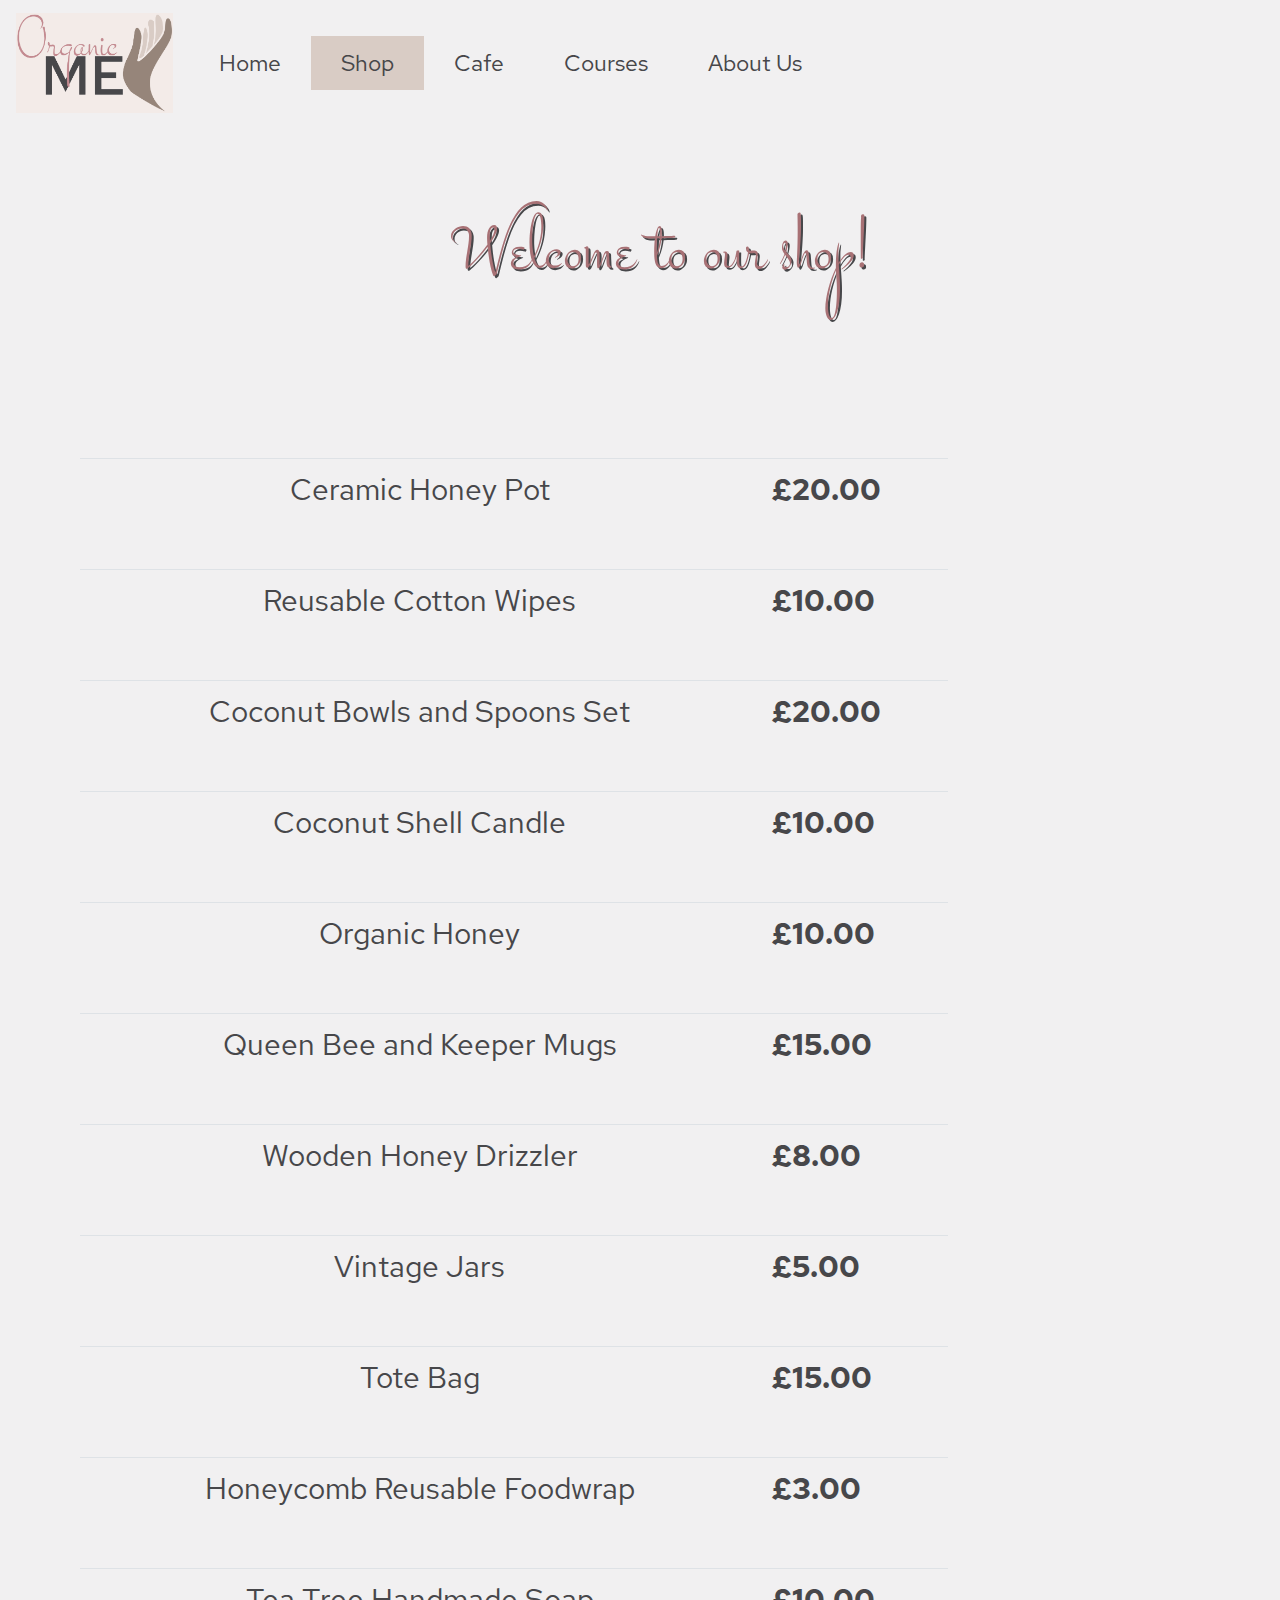
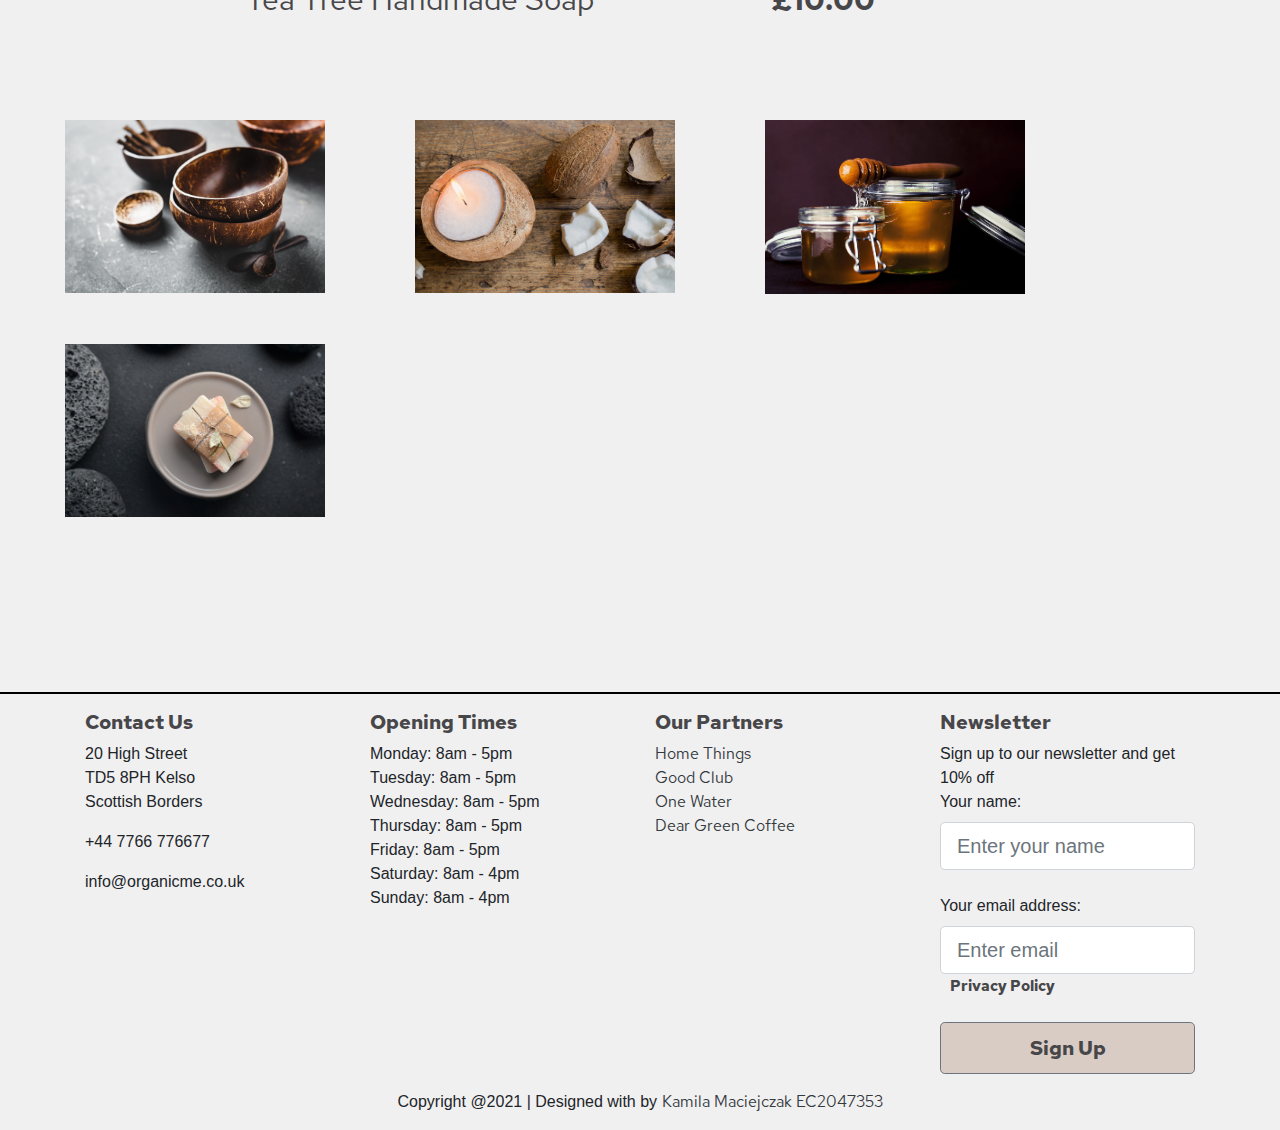
<file: shop.html>
<!DOCTYPE html>
<html lang="en">
    
<head>
    <title>Organic ME</title>
    <meta charset="utf-8">
    <meta name="viewport" content="width=device-width, initial-scale=1">
    <link rel="stylesheet" href="https://cdn.jsdelivr.net/npm/bootstrap@4.6.1/dist/css/bootstrap.min.css">
    <script src="https://cdn.jsdelivr.net/npm/jquery@3.5.1/dist/jquery.slim.min.js"></script>
    <script src="https://cdn.jsdelivr.net/npm/popper.js@1.16.1/dist/umd/popper.min.js"></script>
    <script src="https://cdn.jsdelivr.net/npm/bootstrap@4.6.1/dist/js/bootstrap.bundle.min.js"></script>
    <link rel="stylesheet" type="text/css" href="style.css">
    <link rel="stylesheet" href="https://use.fontawesome.com/releases/v5.7.0/css/all.css" integrity="sha384-lZN37f5QGtY3VHgisS14W3ExzMWZxybE1SJSEsQp9S+oqd12jhcu+A56Ebc1zFSJ" crossorigin="anonymous">
    <link rel="preconnect" href="https://fonts.googleapis.com">
    <link rel="preconnect" href="https://fonts.gstatic.com" crossorigin>
    <link href="https://fonts.googleapis.com/css2?family=Stalemate&display=swap" rel="stylesheet">
</head>
    
<body>

    <nav id="site-navbar" class="mb-1 navbar navbar-expand-lg navbar-light fixed-top">
        <a class="navbar-brand" href="index.html">
            <img src="logo5.png" height="100" alt="OgranicME Logo">
        </a>
        <button class="navbar-toggler" type="button" data-toggle="collapse" data-target="#navbarcollapsing" aria-controls="navbarcollapsing" aria-expanded="false" aria-label="Toggle navigation">
            <span class="navbar-toggler-icon"></span>
        </button>
        
        <div class="collapse navbar-collapse" id="navbarcollapsing">
            <ul class="navbar-nav mr-auto">
                <li class="nav-item">
                    <a class="nav-link" href="index.html" alt="Home Button">Home</a>
                </li>
                <li class="nav-item">
                    <a class="nav-link active" href="shop.html" alt="Shop Button">Shop</a>
                </li>
                <li class="nav-item">
                    <a class="nav-link" href="cafe.html" alt="Cafe Button">Cafe</a>
                </li>
                <li class="nav-item">
                    <a class="nav-link" href="courses.html" alt="Courses Button">Courses</a>
                </li>
                <li class="nav-item">
                    <a class="nav-link" href="about.html" alt="About Us Button">About Us</a>
                </li>
            </ul>
            <ul class="navbar-nav ml-auto nav-flex-icons">
                <li class="nav-item">
                    <a class="nav-link waves-effect waves-light" target="_blank" rel="noopener noreferrer" href="https://twitter.com/?lang=en" title="Go to our Twitter" alt="Twitter Button">
                        <i class="fab fa-twitter"> </i>
                    </a>
                </li>
                <li class="nav-item">
                    <a class="nav-link waves-effect waves-light" target="_blank" rel="noopener noreferrer" href="https://www.facebook.com/"  title="Go to our Facebook" alt="Facebook Button">
                        <i class="fab fa-facebook"> </i>
                    </a>
                </li>
                <li class="nav-item">
                    <a class="nav-link waves-effect waves-light" target="_blank" rel="noopener noreferrer" href="https://www.instagram.com/"  title="Go to our Instagram" alt="Instagram Button">
                        <i class="fab fa-instagram"> </i>
                    </a>
                </li>
            </ul>
        </div>
    </nav>
    
    <script>
        function enlargeText(x) {
          x.style.fontSize = "33px";
        }
        function normalText(x) {
          x.style.fontSize = "30px";
        }
    </script>
    
    <div class="table-shop">
        <div id="shop-head" class="text-center">
            <h1>Welcome to our shop!</h1>
        </div>
        <table style="width:70%"class="stckng table-shop table table-responsive">
            <tbody>
                <tr>
                    <td style="width:55%"><h2 onmouseover="enlargeText(this)" onmouseout="normalText(this)">Ceramic Honey Pot</h2></td>
                    <td style="width:15%"><h6>£20.00</h6></td>
                </tr>
                <tr>
                    <td><h2 onmouseover="enlargeText(this)" onmouseout="normalText(this)">Reusable Cotton Wipes</h2></td>
                    <td><h6>£10.00</h6></td>
                </tr>
                <tr>
                    <td><h2 onmouseover="enlargeText(this)" onmouseout="normalText(this)">Coconut Bowls and Spoons Set</h2></td>
                    <td><h6>£20.00</h6></td>
                </tr>
                <tr>
                    <td><h2 onmouseover="enlargeText(this)" onmouseout="normalText(this)">Coconut Shell Candle</h2></td>
                    <td><h6>£10.00</h6></td>
                </tr>
                <tr>
                    <td><h2 onmouseover="enlargeText(this)" onmouseout="normalText(this)">Organic Honey</h2></td>
                    <td><h6>£10.00</h6></td>
                </tr>
                <tr>
                    <td><h2 onmouseover="enlargeText(this)" onmouseout="normalText(this)">Queen Bee and Keeper Mugs</h2></td>
                    <td><h6>£15.00</h6></td>
                </tr>
                <tr>
                    <td><h2 onmouseover="enlargeText(this)" onmouseout="normalText(this)">Wooden Honey Drizzler</h2></td>
                    <td><h6>£8.00</h6></td>
                </tr>
                <tr>
                    <td><h2 onmouseover="enlargeText(this)" onmouseout="normalText(this)">Vintage Jars</h2></td>
                    <td><h6>£5.00</h6></td>
                </tr>
                <tr>
                    <td><h2 onmouseover="enlargeText(this)" onmouseout="normalText(this)">Tote Bag</h2></td>
                    <td><h6>£15.00</h6></td>
                </tr>
                <tr>
                    <td><h2 onmouseover="enlargeText(this)" onmouseout="normalText(this)">Honeycomb Reusable Foodwrap</h2></td>
                    <td><h6>£3.00</h6></td>
                </tr>
                <tr>
                    <td><h2 onmouseover="enlargeText(this)" onmouseout="normalText(this)">Tea Tree Handmade Soap</h2></td>
                    <td><h6>£10.00</h6></td>
                </tr>
            </tbody>
        </table>
        
        <img src="coconutbowl.jpeg" class="stckng col-lg-3 img-fluid responsive" id="pht-shp" alt="Coconut Bowl">
        <img src="candle.jpeg" class="stckng col-lg-3 img-fluid" id="pht-shp" alt="Candles">
        <img src="honey2.jpg" class="stckng col-lg-3 img-fluid" id="pht-shp" alt="Organic Honey">
        <img src="soap.jpg" class="stckng col-lg-3 img-fluid" id="pht-shp" alt="Organic Soap">
        
        <div style="clear:both"></div>
        
    </div>

    <hr class="frst">
    
    <footer id="site-ft" class="footer col-lg-12">
        <div class="container bottom_border">
            <div class="row">
                
                <div class="col-sm-3">
                    <h5 class="custom-headin">Contact Us</h5>
                    <div class="address">
                        <p class="ft1">20 High Street<br>TD5 8PH Kelso<br>Scottish Borders</p>
                        <p><i class="fa fa-phone"></i>+44 7766 776677</p>
                        <p><i class="fa fa fa-envelope"></i>info@organicme.co.uk </p>
                   </div>
                </div>

                <div class="col-lg-3">
                    <h5 class="custom-headin">Opening Times</h5>
                    <div class="footer_ul_amrc">
                        <p class="ft1">Monday: 8am - 5pm<br>Tuesday: 8am - 5pm<br>Wednesday: 8am - 5pm<br>Thursday: 8am - 5pm<br>Friday: 8am - 5pm<br>Saturday: 8am - 4pm<br>Sunday: 8am - 4pm</p>
                    </div>
                </div>

                <div class="col-lg-3">
                    <h5 class="custom-headin">Our Partners</h5>
                    <div class="prtnrs">
                        <p>
                            <a class="ft-link text-dark" target="_blank" rel="noopener noreferrer" href="https://gethomethings.com/products/keep-it-clean-kit-pcr?variant=39383441211529&currency=GBP&utm_medium=product_sync&utm_source=google&utm_content=sag_organic&utm_campaign=sag_organic&gclid=Cj0KCQjwqp-LBhDQARIsAO0a6aLexWtOUTHS4ZvQXYOHQwlrkNYwLd_AJP_ZHaRM37jp07cSdjMRcW8aAjK_EALw_wcB" alt="Home Things">Home Things</a>
                            <br>
                            <a class="ft-link text-dark" target="_blank" rel="noopener noreferrer" href="https://www.goodclub.co.uk/shop" alt="Good Club">Good Club</a>
                            <br>
                            <a class="ft-link text-dark" target="_blank" rel="noopener noreferrer" href="https://onewater.org.uk/products/one-water-sparkling/" alt="One Water">One Water</a>
                            <br>
                            <a class="ft-link text-dark" target="_blank" rel="noopener noreferrer" href="https://www.deargreencoffee.com/" alt="Dear Green Coffee">Dear Green Coffee</a></p>
                    </div>
                </div>

                <div class="col-lg-3">
                    <h5 class="custom-headin">Newsletter</h5>
                    <form class="form-group" name="contact" data-netlify="true">
                        <label for="username">Sign up to our newsletter and get 10% off<br>Your name:</label>
                        <input name="username" type="text" class="form-control form-control-lg" placeholder="Enter your name" id="username">
                        <br>
                        <label for="email">Your email address:</label>
                        <input name="email" type="email" class="form-control form-control-lg" placeholder="Enter email" id="email">
                        <a class="policy-link" target="_blank" rel="noopener noreferrer" href="policy.html" alt="Privacy Policy">Privacy Policy</a>
                        <button type="submit" class="custom-button btn btn-outline-secondary btn-lg btn-block my-2 Subscribe mt-4 mb-3">Sign Up</button>
                    </form>
                </div>
            </div>
        </div>
        
        <div class="container">
            <p class="text-center">Copyright @2021 | Designed with by <a class="ft-link text-dark" href="#" alt="Designer Kamila Maciejczak">Kamila Maciejczak EC2047353</a></p>
        </div>
    </footer>
    
</body>
</html>
</file>
<file: style.css>
body {
    background-color: #F1F0F1;
}

.main {
    width: 80%;
}

@font-face {
    font-family: 'RedHatRegular';
    font-style: normal;
    font-weight: normal;
    src: local('Red Hat Text Regular'), url('RedHatText-Regular.otf')
    }

@font-face {
    font-family: 'RedHatBold';
    font-style: normal;
    font-weight: normal;
    src: local('Red Hat Text Bold'), url('RedHatText-Bold.otf') 
    }

h1 {
    font-family: Stalemate;
    text-shadow:2px 2px #47474A;
    font-size: 90px;
    color: #A87175;
    margin-top: 20px;
}

@media only screen and (max-width: 601px) {
  h1 {
    font-size: 50px;
  }
}

h2 {
    font-family: RedHatRegular;
    text-align: center;
    font-size: 30px;
    color: #47474A;
    margin-bottom: 50px; 
}

@media only screen and (max-width: 601px) {
  h2 {
    font-size: 20px;
  }
}

h3 {
    font-family: RedHatRegular;
    font-size: 22px;
    color: #47474A;
    margin-top: 50px;
}

@media only screen and (max-width: 601px) {
  h3 {
    font-size: 16px;
  }
}

h4 {
    font-family: Stalemate;
    font-size: 60px;
    text-shadow:2px 2px #47474A;
    color: #A87175;
    margin-top: 20px;
}

@media only screen and (max-width: 601px) {
  h4 {
    font-size: 28px;
  }
}

h5 {
    font-family: RedHatBold;
    font-size: 20px;
    color: #47474A;
}

@media only screen and (max-width: 601px) {
  h5 {
    font-size: 16px;
  }
}

h6 {
    font-family: RedHatBold;
    font-size: 30px;
    color: #47474A;
}

@media only screen and (max-width: 601px) {
  h6 {
    font-size: 18px;
  }
}

#site-navbar {
    background-color: #F1F0F1;
    text-align: center;
}

#site-navbar > div > ul > li > .nav-link {
    font-family: RedHatRegular;
    font-size: 23px;
    color: #47474A;
    padding: 10px 30px;
}

.active, .nav-link:hover {
    background-color: #D9CCC5;
    color: #47474A;
}
#container {
    align-content: center;
    width: auto;
    margin-left: auto;
    margin-right: auto;
}

#shop-head {
    margin-top: 200px;
    margin-bottom: 100px;
}
.stckng {
    float: left;
}

.table-shop {
    margin-top: 50px;
    margin-left: 40px;
}

#pht-shp {
    padding: 25px;
    margin-right: 40px;
}

#cafe-desc {
    margin-top: 50px;
    margin-bottom: 50px;
    text-align: center;
}

.carousel-inner {
    margin-top: 125px;
}

#menu-desc {
    align-content: center;
    text-align: center;
    padding: 30px;
}

#menu-container {
    align-content: center;
    padding: 5px;
}

.menu-side {
    align-content: center;
    float: left;
}

.menu-head {
    align-content: center;
    text-align: center;
}

.mmenu2 {
    background-color: #ffffff;
    align-content: center;
    text-align: center;
    float: left;
    margin-left: 15px;
    margin-right: 15px;
    margin-bottom: 75px;
}

#menulist {
    text-align: left;
}

.title-crss {
    margin-top: 50px;
    margin-bottom: 100px;
    text-align: center;
}

.grdn-pht {
    margin-top: 150px;
    margin-bottom: 50px;
    float: left;
}

.courses-desc {
    text-align: center;
    float: left;
}

.courses-sgn {
    margin-top: 15px;
    margin-left: 30px;
    float: left;
}

#grdn-vid {
    margin-top: 70px;
}

#hdr-content {
    margin-top: 150px;
    margin-bottom: 100px;
    text-align: center;
}

.about-us {
    text-align: center;
    margin-bottom: 75px;
    float: left;
}

.about-us-pht {
    margin-top: 60px;
    margin-bottom: 75px;
    float: left;
}

.place-pht {
    margin-top: 75px;
    float: left;
}

.place {
    text-align: center;
    margin-top: 75px;
    float: left;
}

.map-responsive{
    margin-top: 70px;
    overflow:hidden;
    padding-bottom:56.25%;
    position:relative;
    height:0;
}

.map-responsive iframe{
    left:0;
    top:0;
    height:100%;
    width:100%;
    position:absolute;
}

.custom-button {
    background-color: #D9CCC5;
    color: #47474A;
    padding: 10px 35px;
    font-family: RedHatBold;
    font-size: 20px;
    text-align: center;
    margin-bottom: 50px;
}

.custom-button:hover {
    background-color: #A87175;
    color: #F1F0F1;
}

.custom-button2 {
    background-color: #D9CCC5;
    color: #47474A;
    padding: 10px 35px;
    font-family: RedHatBold;
    font-size: 20px;
    text-align: center;
    margin-bottom: 50px;
}

.custom-button2:hover {
    background-color: #A87175;
    color: #F1F0F1;
}

hr {
    margin-top: 150px;
}

.custom-headin {
    
}

#site-ft{
    clear: both;
}
.ft-link {
    font-family: RedHatRegular;
    font-size: 16px;
    color: #47474A;
}

b {
    font-family: RedHatRegular;
    font-size: 16px;
    color: #47474A;
}

hr.frst {
    border: 1px solid black;
}

.policy-link {
    font-family: RedHatBold;
    font-size: 15px;
    margin-left: 10px;
    color: #47474A;
}
</file>
